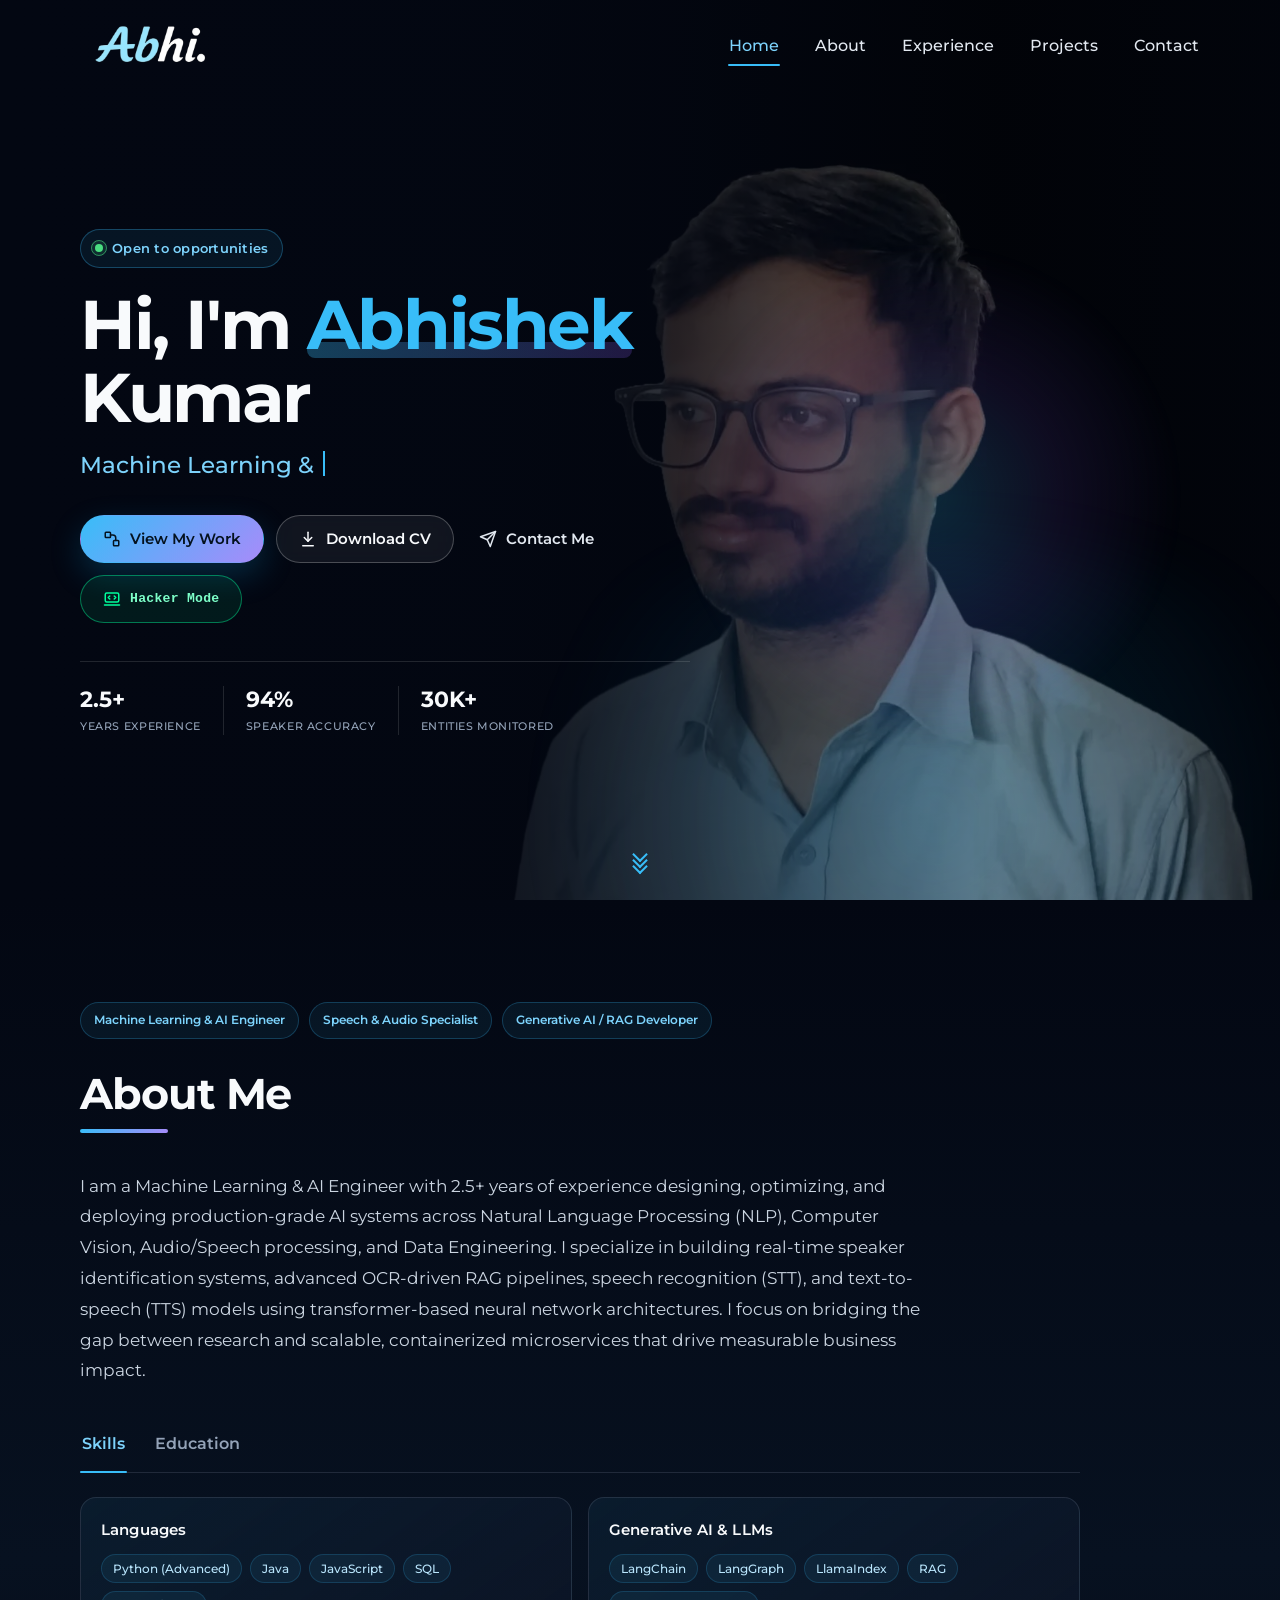
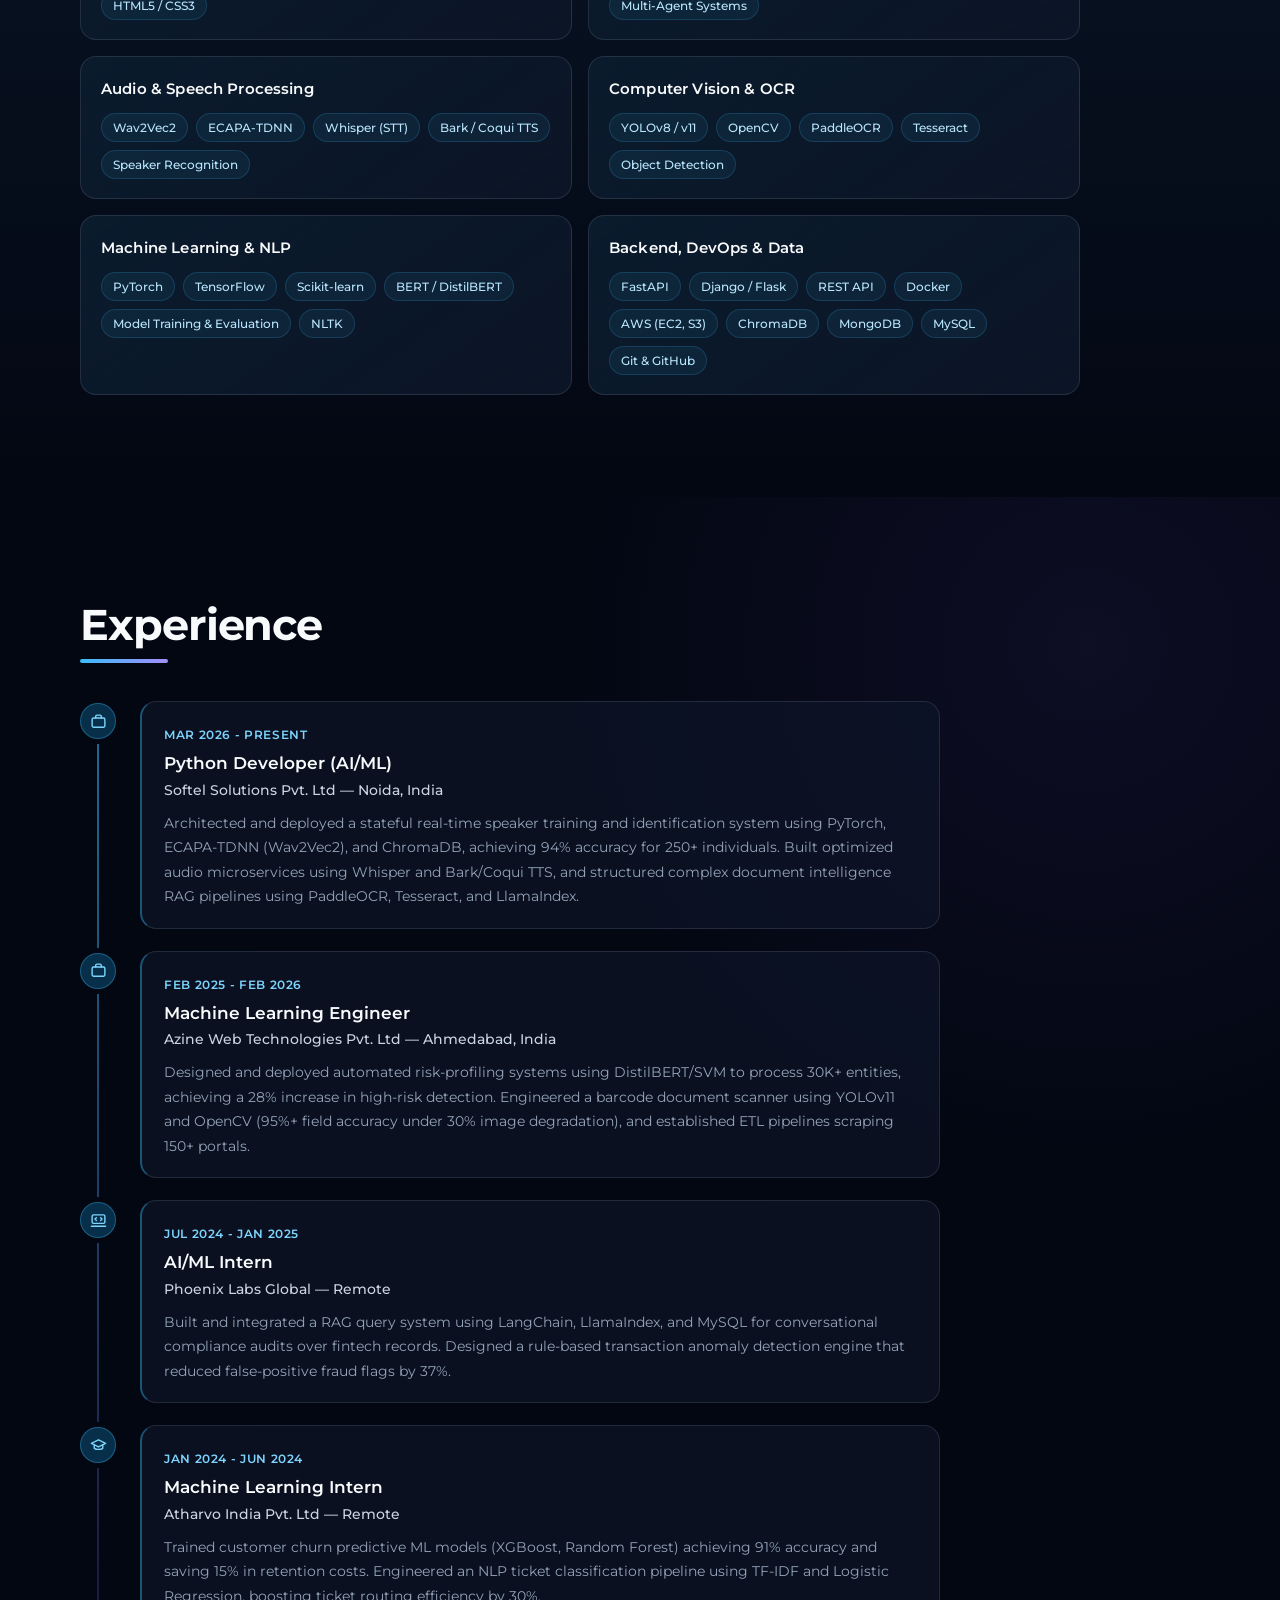
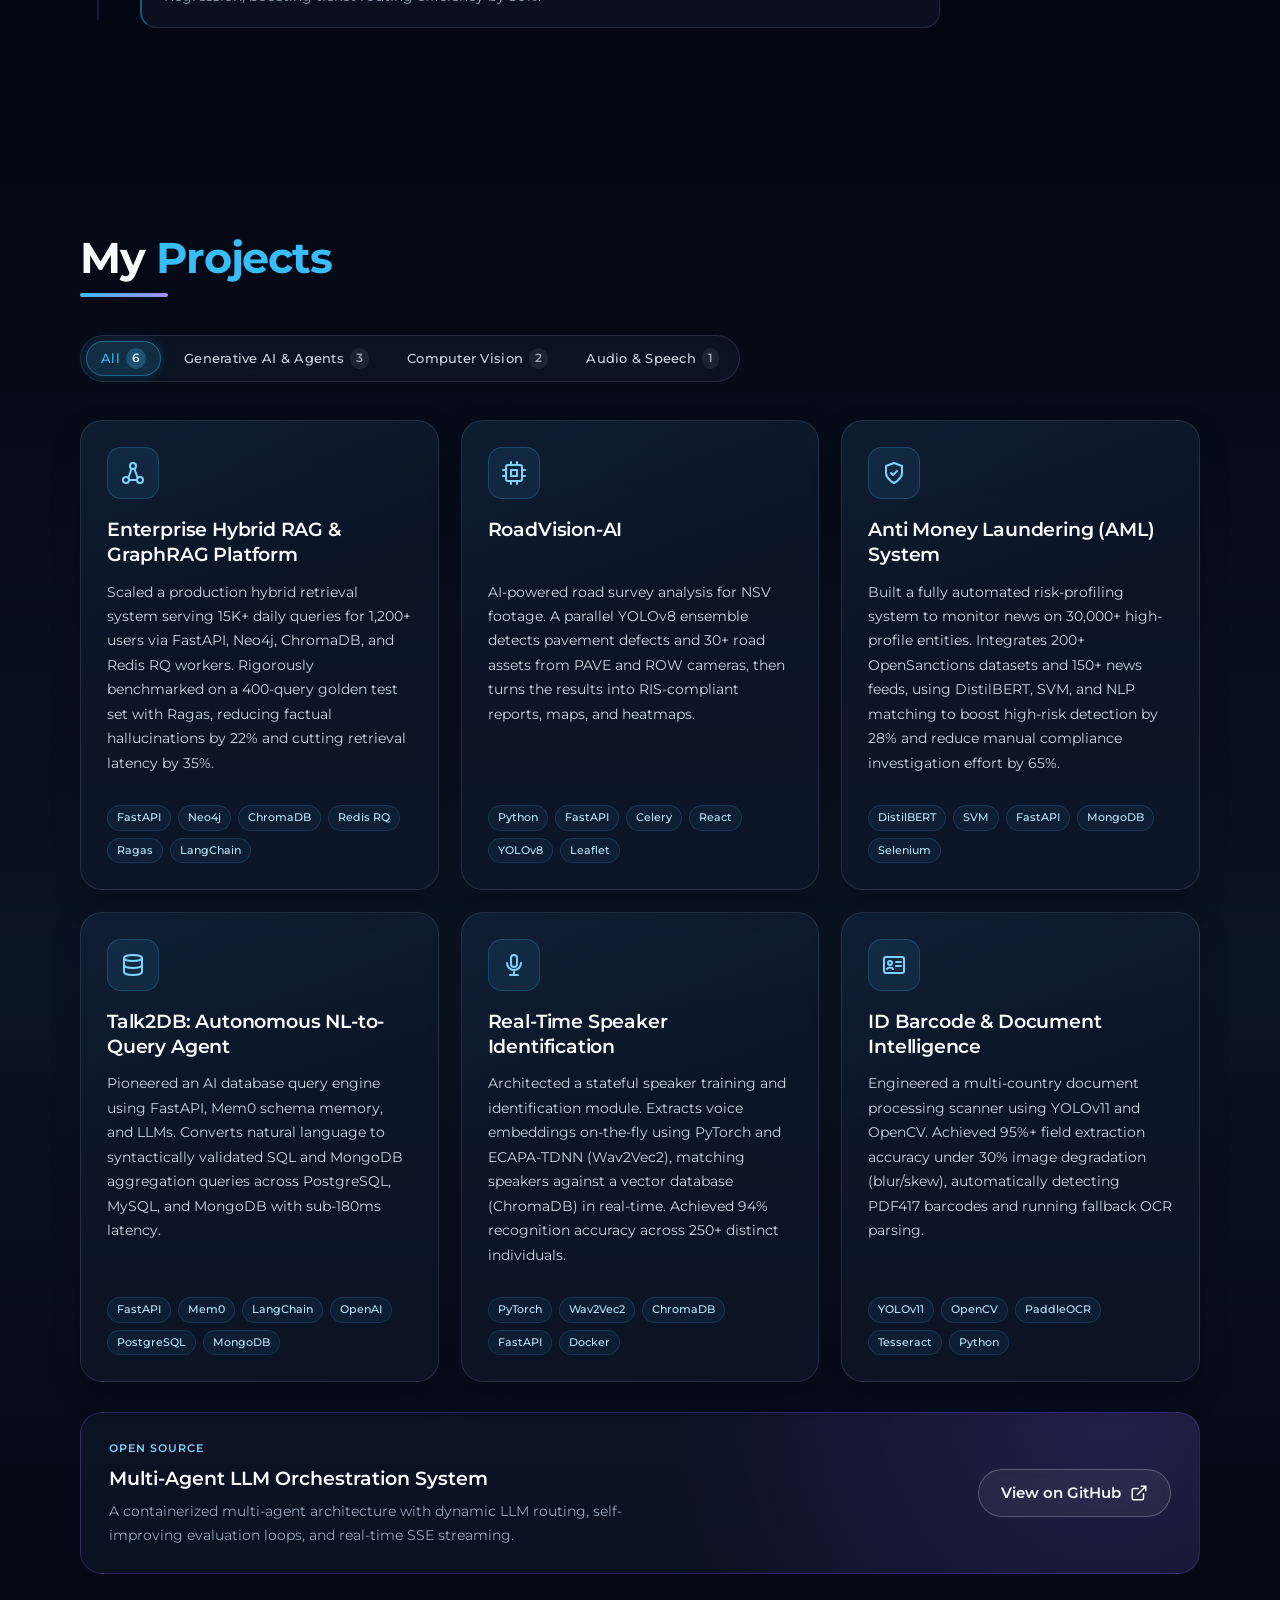
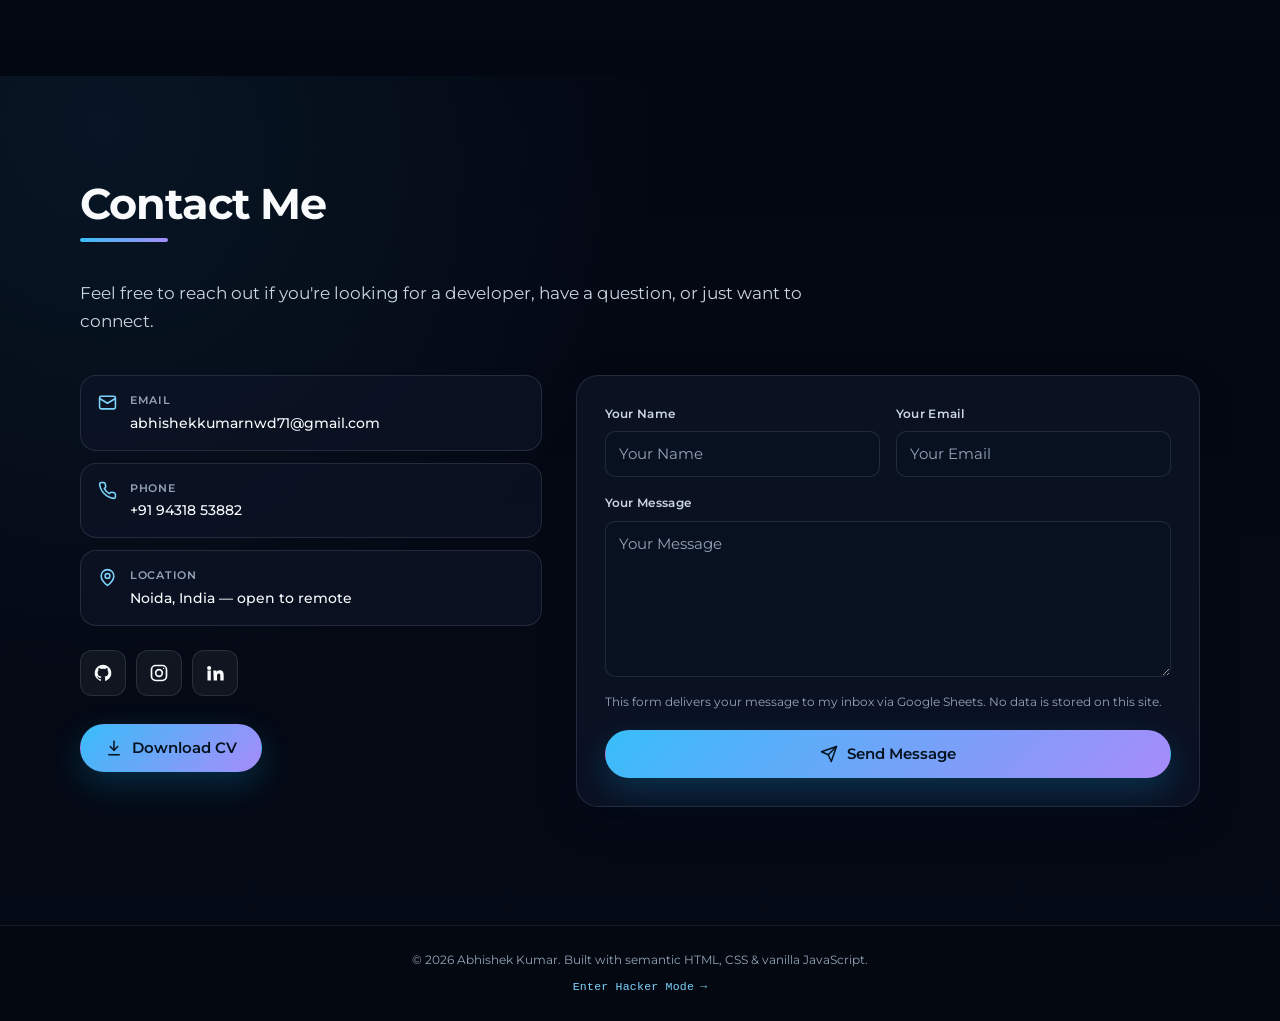
<file: index.html>
<!DOCTYPE html>
<html lang="en">
  <head>
    <meta charset="UTF-8">
    <meta name="viewport" content="width=device-width, initial-scale=1.0">
    <title>Abhishek Kumar | Machine Learning &amp; AI Engineer</title>
    <meta name="description" content="Abhishek Kumar is a Machine Learning &amp; AI Engineer with 2.5+ years of experience building production NLP, speech, computer vision, and RAG systems.">
    <meta name="author" content="Abhishek Kumar">
    <meta name="theme-color" content="#030712">
    <link rel="canonical" href="https://abhi-portfolio-green.vercel.app/">

    <meta property="og:type" content="website">
    <meta property="og:site_name" content="Abhishek Kumar &mdash; Portfolio">
    <meta property="og:title" content="Abhishek Kumar | Machine Learning &amp; AI Engineer">
    <meta property="og:description" content="ML/AI engineer with 2.5+ years building production NLP, speech, computer vision, and RAG systems.">
    <meta property="og:url" content="https://abhi-portfolio-green.vercel.app/">
    <meta property="og:image" content="https://abhi-portfolio-green.vercel.app/images/og-cover.jpg">
    <meta property="og:image:width" content="1200">
    <meta property="og:image:height" content="630">
    <meta property="og:image:alt" content="Abhishek Kumar &mdash; Machine Learning and AI Engineer">
    <meta name="twitter:card" content="summary_large_image">
    <meta name="twitter:title" content="Abhishek Kumar | Machine Learning &amp; AI Engineer">
    <meta name="twitter:description" content="ML/AI engineer building production NLP, speech, computer vision, and RAG systems.">
    <meta name="twitter:image" content="https://abhi-portfolio-green.vercel.app/images/og-cover.jpg">

    <link rel="icon" type="image/x-icon" href="images/favicon.ico">
    <link rel="apple-touch-icon" href="images/apple-touch-icon.png">

    <link rel="preload" as="image" href="images/background.webp" media="(min-width: 821px)" fetchpriority="high">
    <link rel="preload" as="image" href="images/mobile-bg.webp" media="(max-width: 820px)" fetchpriority="high">
    <link rel="preload" as="font" type="font/woff2" href="fonts/montserrat-latin-variable.woff2" crossorigin>
    <link rel="stylesheet" href="style.css">
    <script>document.documentElement.classList.add('js');</script>

    <script type="application/ld+json">
      {
        "@context": "https://schema.org",
        "@type": "Person",
        "name": "Abhishek Kumar",
        "jobTitle": "Machine Learning & AI Engineer",
        "url": "https://abhi-portfolio-green.vercel.app/",
        "image": "https://abhi-portfolio-green.vercel.app/images/og-cover.jpg",
        "email": "mailto:abhishekkumarnwd71@gmail.com",
        "telephone": "+91-94318-53882",
        "address": {
          "@type": "PostalAddress",
          "addressLocality": "Noida",
          "addressRegion": "Uttar Pradesh",
          "addressCountry": "IN"
        },
        "alumniOf": {
          "@type": "CollegeOrUniversity",
          "name": "Oriental Institute of Science and Technology"
        },
        "sameAs": [
          "https://github.com/abhish12345",
          "https://www.linkedin.com/in/abhishek-kumar-a26b3522a/"
        ],
        "knowsAbout": [
          "Machine Learning",
          "Natural Language Processing",
          "Speech Recognition",
          "Computer Vision",
          "Retrieval-Augmented Generation",
          "PyTorch",
          "FastAPI",
          "Docker",
          "AWS"
        ]
      }
    </script>
  </head>
  <body>
    <a class="skip-link" href="#main">Skip to main content</a>

    <!-- Inline SVG sprite keeps the page fast and removes the Font Awesome dependency -->
    <svg class="svg-sprite" xmlns="http://www.w3.org/2000/svg" aria-hidden="true" focusable="false">
      <symbol id="i-menu" viewBox="0 0 24 24"><path d="M4 6h16M4 12h16M4 18h16"/></symbol>
      <symbol id="i-close" viewBox="0 0 24 24"><path d="M18 6 6 18M6 6l12 12"/></symbol>
      <symbol id="i-project" viewBox="0 0 24 24"><rect x="3" y="3" width="7" height="7" rx="1"/><rect x="14" y="14" width="7" height="7" rx="1"/><path d="M10 6.5h3a4 4 0 0 1 4 4V14"/></symbol>
      <symbol id="i-send" viewBox="0 0 24 24"><path d="m22 2-7 20-4-9-9-4Z"/><path d="M22 2 11 13"/></symbol>
      <symbol id="i-download" viewBox="0 0 24 24"><path d="M12 3v12"/><path d="m7 10 5 5 5-5"/><path d="M5 21h14"/></symbol>
      <symbol id="i-briefcase" viewBox="0 0 24 24"><rect x="3" y="7" width="18" height="13" rx="2"/><path d="M8 7V5a2 2 0 0 1 2-2h4a2 2 0 0 1 2 2v2"/></symbol>
      <symbol id="i-laptop" viewBox="0 0 24 24"><rect x="3" y="4" width="18" height="12" rx="2"/><path d="M2 20h20"/><path d="m9 8-2 2 2 2M15 8l2 2-2 2"/></symbol>
      <symbol id="i-cap" viewBox="0 0 24 24"><path d="m22 9-10-5L2 9l10 5 10-5Z"/><path d="M6 11v5c3 2 9 2 12 0v-5"/></symbol>
      <symbol id="i-award" viewBox="0 0 24 24"><circle cx="12" cy="8" r="5"/><path d="m8.5 12-1.5 9 5-3 5 3-1.5-9"/></symbol>
      <symbol id="i-shield" viewBox="0 0 24 24"><path d="M12 22s8-4 8-10V5l-8-3-8 3v7c0 6 8 10 8 10Z"/><path d="m9 12 2 2 4-4"/></symbol>
      <symbol id="i-mic" viewBox="0 0 24 24"><rect x="9" y="2" width="6" height="12" rx="3"/><path d="M5 10a7 7 0 0 0 14 0"/><path d="M12 19v3M8 22h8"/></symbol>
      <symbol id="i-id" viewBox="0 0 24 24"><rect x="2" y="4" width="20" height="16" rx="2"/><circle cx="8" cy="10" r="2"/><path d="M14 9h5M14 13h5M5 16c1-2 5-2 6 0"/></symbol>
      <symbol id="i-mail" viewBox="0 0 24 24"><rect x="2" y="4" width="20" height="16" rx="2"/><path d="m2 7 10 6 10-6"/></symbol>
      <symbol id="i-phone" viewBox="0 0 24 24"><path d="M22 16.9v3a2 2 0 0 1-2.2 2 19.8 19.8 0 0 1-8.6-3.1 19.4 19.4 0 0 1-6-6A19.8 19.8 0 0 1 2.1 4.2 2 2 0 0 1 4.1 2h3a2 2 0 0 1 2 1.7c.1.9.3 1.8.6 2.6a2 2 0 0 1-.5 2.1L8 9.6a16 16 0 0 0 6.4 6.4l1.2-1.2a2 2 0 0 1 2.1-.5c.8.3 1.7.5 2.6.6a2 2 0 0 1 1.7 2Z"/></symbol>
      <symbol id="i-pin" viewBox="0 0 24 24"><path d="M20 10c0 6-8 12-8 12S4 16 4 10a8 8 0 1 1 16 0Z"/><circle cx="12" cy="10" r="3"/></symbol>
      <symbol id="i-github" viewBox="0 0 24 24"><path d="M12 2a10 10 0 0 0-3.16 19.49c.5.09.68-.22.68-.48v-1.7c-2.78.6-3.37-1.34-3.37-1.34-.45-1.16-1.11-1.47-1.11-1.47-.91-.62.07-.61.07-.61 1 .07 1.53 1.03 1.53 1.03.9 1.53 2.36 1.09 2.93.83.09-.65.35-1.09.64-1.34-2.22-.25-4.56-1.11-4.56-4.94 0-1.09.39-1.98 1.03-2.68-.1-.25-.45-1.27.1-2.65 0 0 .84-.27 2.75 1.02a9.5 9.5 0 0 1 5 0c1.91-1.29 2.75-1.02 2.75-1.02.55 1.38.2 2.4.1 2.65.64.7 1.03 1.59 1.03 2.68 0 3.84-2.34 4.69-4.57 4.94.36.31.68.92.68 1.85v2.74c0 .27.18.58.69.48A10 10 0 0 0 12 2Z"/></symbol>
      <symbol id="i-linkedin" viewBox="0 0 24 24"><path d="M4.98 3.5a2.5 2.5 0 1 1 0 5 2.5 2.5 0 0 1 0-5ZM3 9h4v12H3zM10 9h3.8v1.7h.05c.53-1 1.83-2.05 3.77-2.05 4.03 0 4.78 2.65 4.78 6.1V21h-4v-5.5c0-1.31-.02-3-1.83-3-1.83 0-2.11 1.43-2.11 2.9V21h-4z"/></symbol>
      <symbol id="i-instagram" viewBox="0 0 24 24"><rect x="3" y="3" width="18" height="18" rx="5"/><circle cx="12" cy="12" r="4"/><circle cx="17.5" cy="6.5" r=".8" fill="currentColor" stroke="none"/></symbol>
      <symbol id="i-external" viewBox="0 0 24 24"><path d="M15 3h6v6"/><path d="M10 14 21 3"/><path d="M18 13v6a2 2 0 0 1-2 2H5a2 2 0 0 1-2-2V8a2 2 0 0 1 2-2h6"/></symbol>
      <symbol id="i-network" viewBox="0 0 24 24"><circle cx="12" cy="5" r="3"/><circle cx="5" cy="19" r="3"/><circle cx="19" cy="19" r="3"/><path d="m7.5 16.5 3-8.5M16.5 16.5l-3-8.5M8 19h8"/></symbol>
      <symbol id="i-database" viewBox="0 0 24 24"><ellipse cx="12" cy="5" rx="9" ry="3"/><path d="M3 5v14c0 1.66 4.03 3 9 3s9-1.34 9-3V5"/><path d="M3 12c0 1.66 4.03 3 9 3s9-1.34 9-3"/></symbol>
      <symbol id="i-cpu" viewBox="0 0 24 24"><rect x="4" y="4" width="16" height="16" rx="2"/><rect x="9" y="9" width="6" height="6"/><path d="M9 1v3M15 1v3M9 20v3M15 20v3M20 9h3M20 15h3M1 9h3M1 15h3"/></symbol>
      <symbol id="i-terminal" viewBox="0 0 24 24"><rect x="2" y="3" width="20" height="18" rx="2"/><path d="m7 9 3 3-3 3M13 15h4"/></symbol>
    </svg>

    <header id="header">
      <div class="container">
        <nav aria-label="Main navigation">
          <a class="logo-link" href="#header" aria-label="Abhishek Kumar &mdash; back to top">
            <img class="logo" src="images/logo.webp" alt="Abhishek Kumar" width="140" height="47">
          </a>

          <ul id="sidemenu">
            <li><a class="nav-link active" href="#header" aria-current="page">Home</a></li>
            <li><a class="nav-link" href="#about">About</a></li>
            <li><a class="nav-link" href="#experience">Experience</a></li>
            <li><a class="nav-link" href="#projects">Projects</a></li>
            <li><a class="nav-link" href="#contact">Contact</a></li>
          </ul>

          <button class="menu-toggle" type="button" aria-label="Open menu" aria-controls="sidemenu" aria-expanded="false">
            <svg class="icon" aria-hidden="true"><use href="#i-menu"></use></svg>
          </button>
          <button class="menu-close" type="button" aria-label="Close menu" aria-controls="sidemenu">
            <svg class="icon" aria-hidden="true"><use href="#i-close"></use></svg>
          </button>
        </nav>

        <div class="menu-overlay" data-close-menu aria-hidden="true"></div>

        <div class="header-content">
          <div class="header-text">
            <p class="header-badge"><span class="status-dot" aria-hidden="true"></span> Open to opportunities</p>
            <h1>Hi, I'm <span class="highlight-text">Abhishek</span> Kumar</h1>
            <p class="header-subtitle">
              <span class="sr-only">Machine Learning &amp; AI Engineer</span>
              <span class="typed-text" aria-hidden="true">Machine Learning &amp; AI Engineer</span><span class="cursor" aria-hidden="true"></span>
            </p>
            <div class="header-btns">
              <a href="#projects" class="btn btn-primary">
                <svg class="icon" aria-hidden="true"><use href="#i-project"></use></svg>
                View My Work
              </a>
              <a href="images/Abhishek_Kumar_CV.pdf" class="btn btn-secondary" download="Abhishek_Kumar_CV.pdf">
                <svg class="icon" aria-hidden="true"><use href="#i-download"></use></svg>
                Download CV
              </a>
              <a href="#contact" class="btn btn-ghost">
                <svg class="icon" aria-hidden="true"><use href="#i-send"></use></svg>
                Contact Me
              </a>
              <a href="hacker.html" class="btn btn-hacker">
                <svg class="icon" aria-hidden="true"><use href="#i-laptop"></use></svg>
                Hacker Mode
              </a>
            </div>
            <ul class="hero-stats">
              <li><strong>2.5+</strong><span>Years experience</span></li>
              <li><strong>94%</strong><span>Speaker accuracy</span></li>
              <li><strong>30K+</strong><span>Entities monitored</span></li>
            </ul>
          </div>
          <div class="header-shape" aria-hidden="true"><div class="shape-bg"></div></div>
        </div>
      </div>
      <a class="scroll-down" href="#about" aria-label="Scroll to About section"><span></span><span></span><span></span></a>
    </header>

    <main id="main" tabindex="-1">
      <section id="about" aria-labelledby="about-title">
        <div class="container">
          <div class="about-header" data-aos="fade-up">
            <div class="about-badges">
              <div class="about-badge">Machine Learning &amp; AI Engineer</div>
              <div class="about-badge">Speech &amp; Audio Specialist</div>
              <div class="about-badge">Generative AI / RAG Developer</div>
            </div>
          </div>

          <div class="about-content" data-aos="fade-up">
            <h2 class="sub-title" id="about-title">About Me</h2>
            <p class="about-description">
              I am a Machine Learning &amp; AI Engineer with 2.5+ years of experience designing, optimizing, and deploying
              production-grade AI systems across Natural Language Processing (NLP), Computer Vision, Audio/Speech processing,
              and Data Engineering. I specialize in building real-time speaker identification systems, advanced OCR-driven RAG
              pipelines, speech recognition (STT), and text-to-speech (TTS) models using transformer-based neural network
              architectures. I focus on bridging the gap between research and scalable, containerized microservices that drive
              measurable business impact.
            </p>

            <div class="tab-titles" role="tablist" aria-label="Skills and education">
              <button class="tab-links active-link" id="tab-skills" type="button" role="tab" aria-selected="true" aria-controls="skills">Skills</button>
              <button class="tab-links" id="tab-education" type="button" role="tab" aria-selected="false" aria-controls="education" tabindex="-1">Education</button>
            </div>

            <div class="tab-contents active-tab" id="skills" role="tabpanel" aria-labelledby="tab-skills" tabindex="0">
              <div class="skills-container">
                <div class="skill-category" data-aos="fade-up" data-aos-delay="50">
                  <h3>Languages</h3>
                  <div class="skill-tags">
                    <span class="skill-tag">Python (Advanced)</span>
                    <span class="skill-tag">Java</span>
                    <span class="skill-tag">JavaScript</span>
                    <span class="skill-tag">SQL</span>
                    <span class="skill-tag">HTML5 / CSS3</span>
                  </div>
                </div>

                <div class="skill-category" data-aos="fade-up" data-aos-delay="100">
                  <h3>Generative AI &amp; LLMs</h3>
                  <div class="skill-tags">
                    <span class="skill-tag">LangChain</span>
                    <span class="skill-tag">LangGraph</span>
                    <span class="skill-tag">LlamaIndex</span>
                    <span class="skill-tag">RAG</span>
                    <span class="skill-tag">Multi-Agent Systems</span>
                  </div>
                </div>

                <div class="skill-category" data-aos="fade-up" data-aos-delay="150">
                  <h3>Audio &amp; Speech Processing</h3>
                  <div class="skill-tags">
                    <span class="skill-tag">Wav2Vec2</span>
                    <span class="skill-tag">ECAPA-TDNN</span>
                    <span class="skill-tag">Whisper (STT)</span>
                    <span class="skill-tag">Bark / Coqui TTS</span>
                    <span class="skill-tag">Speaker Recognition</span>
                  </div>
                </div>

                <div class="skill-category" data-aos="fade-up" data-aos-delay="200">
                  <h3>Computer Vision &amp; OCR</h3>
                  <div class="skill-tags">
                    <span class="skill-tag">YOLOv8 / v11</span>
                    <span class="skill-tag">OpenCV</span>
                    <span class="skill-tag">PaddleOCR</span>
                    <span class="skill-tag">Tesseract</span>
                    <span class="skill-tag">Object Detection</span>
                  </div>
                </div>

                <div class="skill-category" data-aos="fade-up" data-aos-delay="250">
                  <h3>Machine Learning &amp; NLP</h3>
                  <div class="skill-tags">
                    <span class="skill-tag">PyTorch</span>
                    <span class="skill-tag">TensorFlow</span>
                    <span class="skill-tag">Scikit-learn</span>
                    <span class="skill-tag">BERT / DistilBERT</span>
                    <span class="skill-tag">Model Training &amp; Evaluation</span>
                    <span class="skill-tag">NLTK</span>
                  </div>
                </div>

                <div class="skill-category" data-aos="fade-up" data-aos-delay="300">
                  <h3>Backend, DevOps &amp; Data</h3>
                  <div class="skill-tags">
                    <span class="skill-tag">FastAPI</span>
                    <span class="skill-tag">Django / Flask</span>
                    <span class="skill-tag">REST API</span>
                    <span class="skill-tag">Docker</span>
                    <span class="skill-tag">AWS (EC2, S3)</span>
                    <span class="skill-tag">ChromaDB</span>
                    <span class="skill-tag">MongoDB</span>
                    <span class="skill-tag">MySQL</span>
                    <span class="skill-tag">Git &amp; GitHub</span>
                  </div>
                </div>
              </div>
            </div>

            <div class="tab-contents" id="education" role="tabpanel" aria-labelledby="tab-education" tabindex="0" hidden>
              <ul class="timeline">
                <li class="timeline-item">
                  <div class="timeline-dot"><svg class="icon" aria-hidden="true"><use href="#i-cap"></use></svg></div>
                  <div class="timeline-content">
                    <span class="timeline-date">Sep 2020 - Jun 2024</span>
                    <h3 class="timeline-title">B.Tech in Electronics &amp; Communication Engineering</h3>
                    <p class="timeline-company">Oriental Institute of Science and Technology &mdash; Bhopal, India</p>
                    <p class="timeline-description">Graduated with a CGPA of 8.17 / 10. Core coursework in AI/ML, data structures, algorithms, and digital signal processing.</p>
                  </div>
                </li>
                <li class="timeline-item">
                  <div class="timeline-dot"><svg class="icon" aria-hidden="true"><use href="#i-laptop"></use></svg></div>
                  <div class="timeline-content">
                    <span class="timeline-date">Aug 2024 - Jan 2025</span>
                    <h3 class="timeline-title">Java &amp; Python Full Stack Training</h3>
                    <p class="timeline-company">Kodnest</p>
                    <p class="timeline-description">Completed intensive Java and Python full-stack training with a focus on practical application development.</p>
                  </div>
                </li>
                <li class="timeline-item">
                  <div class="timeline-dot"><svg class="icon" aria-hidden="true"><use href="#i-award"></use></svg></div>
                  <div class="timeline-content">
                    <span class="timeline-date">Issued March 2025</span>
                    <h3 class="timeline-title">Oracle Cloud Infrastructure: Certified AI Foundations Associate</h3>
                    <p class="timeline-company">Oracle</p>
                    <p class="timeline-description">Validation of core knowledge in cloud artificial intelligence concepts, machine learning, and deep learning architectures.</p>
                  </div>
                </li>
              </ul>
            </div>
          </div>
        </div>
      </section>

      <section id="experience" aria-labelledby="experience-title">
        <div class="container">
          <h2 class="sub-title" id="experience-title" data-aos="fade-up">Experience</h2>
          <ul class="timeline">
            <li class="timeline-item" data-aos="fade-up" data-aos-delay="50">
              <div class="timeline-dot"><svg class="icon" aria-hidden="true"><use href="#i-briefcase"></use></svg></div>
              <div class="timeline-content">
                <span class="timeline-date">Mar 2026 - Present</span>
                <h3 class="timeline-title">Python Developer (AI/ML)</h3>
                <p class="timeline-company">Softel Solutions Pvt. Ltd &mdash; Noida, India</p>
                <p class="timeline-description">
                  Architected and deployed a stateful real-time speaker training and identification system using PyTorch, ECAPA-TDNN (Wav2Vec2), and ChromaDB, achieving 94% accuracy for 250+ individuals. Built optimized audio microservices using Whisper and Bark/Coqui TTS, and structured complex document intelligence RAG pipelines using PaddleOCR, Tesseract, and LlamaIndex.
                </p>
              </div>
            </li>
            <li class="timeline-item" data-aos="fade-up" data-aos-delay="100">
              <div class="timeline-dot"><svg class="icon" aria-hidden="true"><use href="#i-briefcase"></use></svg></div>
              <div class="timeline-content">
                <span class="timeline-date">Feb 2025 - Feb 2026</span>
                <h3 class="timeline-title">Machine Learning Engineer</h3>
                <p class="timeline-company">Azine Web Technologies Pvt. Ltd &mdash; Ahmedabad, India</p>
                <p class="timeline-description">
                  Designed and deployed automated risk-profiling systems using DistilBERT/SVM to process 30K+ entities, achieving a 28% increase in high-risk detection. Engineered a barcode document scanner using YOLOv11 and OpenCV (95%+ field accuracy under 30% image degradation), and established ETL pipelines scraping 150+ portals.
                </p>
              </div>
            </li>
            <li class="timeline-item" data-aos="fade-up" data-aos-delay="150">
              <div class="timeline-dot"><svg class="icon" aria-hidden="true"><use href="#i-laptop"></use></svg></div>
              <div class="timeline-content">
                <span class="timeline-date">Jul 2024 - Jan 2025</span>
                <h3 class="timeline-title">AI/ML Intern</h3>
                <p class="timeline-company">Phoenix Labs Global &mdash; Remote</p>
                <p class="timeline-description">
                  Built and integrated a RAG query system using LangChain, LlamaIndex, and MySQL for conversational compliance audits over fintech records. Designed a rule-based transaction anomaly detection engine that reduced false-positive fraud flags by 37%.
                </p>
              </div>
            </li>
            <li class="timeline-item" data-aos="fade-up" data-aos-delay="200">
              <div class="timeline-dot"><svg class="icon" aria-hidden="true"><use href="#i-cap"></use></svg></div>
              <div class="timeline-content">
                <span class="timeline-date">Jan 2024 - Jun 2024</span>
                <h3 class="timeline-title">Machine Learning Intern</h3>
                <p class="timeline-company">Atharvo India Pvt. Ltd &mdash; Remote</p>
                <p class="timeline-description">
                  Trained customer churn predictive ML models (XGBoost, Random Forest) achieving 91% accuracy and saving 15% in retention costs. Engineered an NLP ticket classification pipeline using TF-IDF and Logistic Regression, boosting ticket routing efficiency by 30%.
                </p>
              </div>
            </li>
          </ul>
        </div>
      </section>

      <section id="projects" aria-labelledby="projects-title">
        <div class="container">
          <h2 class="sub-title" id="projects-title" data-aos="fade-up">My <span>Projects</span></h2>
                    <div class="projects-filter-bar" data-aos="fade-up">
            <div class="filter-pills" role="tablist" aria-label="Filter projects by technology">
              <button class="filter-pill is-active" type="button" data-filter="all" aria-selected="true">All <span>6</span></button>
              <button class="filter-pill" type="button" data-filter="genai" aria-selected="false">Generative AI &amp; Agents <span>3</span></button>
              <button class="filter-pill" type="button" data-filter="vision" aria-selected="false">Computer Vision <span>2</span></button>
              <button class="filter-pill" type="button" data-filter="speech" aria-selected="false">Audio &amp; Speech <span>1</span></button>
            </div>
          </div>
          <div class="services-list">
            <article class="project-card" data-cat="genai" data-aos="fade-up" data-aos-delay="50" tabindex="0" aria-labelledby="project-graphrag-title">
              <div class="project-icon"><svg class="icon" aria-hidden="true"><use href="#i-network"></use></svg></div>
              <h3 id="project-graphrag-title">Enterprise Hybrid RAG &amp; GraphRAG Platform</h3>
              <p>
                Scaled a production hybrid retrieval system serving 15K+ daily queries for 1,200+ users via FastAPI, Neo4j, ChromaDB, and Redis RQ workers. Rigorously benchmarked on a 400-query golden test set with Ragas, reducing factual hallucinations by 22% and cutting retrieval latency by 35%.
              </p>
              <div class="tech-stack">
                <span>FastAPI</span><span>Neo4j</span><span>ChromaDB</span><span>Redis RQ</span><span>Ragas</span><span>LangChain</span>
              </div>
              <div class="project-overlay">
                <div class="project-details">
                  <h3 class="project-overlay-title" aria-hidden="true">Enterprise Hybrid RAG &amp; GraphRAG</h3>
                  <h4>Key Features</h4>
                  <ul>
                    <li>15,000+ daily queries across 1,200+ active users</li>
                    <li>Hybrid fusion (ChromaDB dense + BM25 sparse)</li>
                    <li>Neo4j multi-hop knowledge graph linking</li>
                    <li>Evaluated with Ragas: -22% hallucinations</li>
                  </ul>
                  <a class="project-link" href="mailto:abhishekkumarnwd71@gmail.com?subject=GraphRAG%20case%20study%20request">Request case study <svg class="icon" aria-hidden="true"><use href="#i-external"></use></svg></a>
                </div>
              </div>
            </article>


            <article class="project-card" data-cat="vision" data-aos="fade-up" data-aos-delay="50" tabindex="0" aria-labelledby="project-roadvision-title">
              <div class="project-icon"><svg class="icon" aria-hidden="true"><use href="#i-cpu"></use></svg></div>
              <h3 id="project-roadvision-title">RoadVision-AI</h3>
              <p>
                AI-powered road survey analysis for NSV footage. A parallel YOLOv8 ensemble detects pavement defects and 30+ road assets from PAVE and ROW cameras, then turns the results into RIS-compliant reports, maps, and heatmaps.
              </p>
              <div class="tech-stack">
                <span>Python</span><span>FastAPI</span><span>Celery</span><span>React</span><span>YOLOv8</span><span>Leaflet</span>
              </div>
              <div class="project-overlay">
                <div class="project-details">
                  <h3 class="project-overlay-title" aria-hidden="true">RoadVision-AI</h3>
                  <h4>Key Features</h4>
                  <ul>
                    <li>6 YOLOv8 models running in parallel</li>
                    <li>30+ road features detected across 2 camera pipelines</li>
                    <li>FastAPI + Celery async video processing</li>
                    <li>RIS Excel, PDF, CSV, KML and GeoJSON exports</li>
                  </ul>
                  <a class="project-link" href="https://github.com/abhish12345/RoadVision-AI" target="_blank" rel="noopener noreferrer">View repository <svg class="icon" aria-hidden="true"><use href="#i-external"></use></svg></a>
                </div>
              </div>
            </article>


            <article class="project-card" data-cat="genai" data-aos="fade-up" data-aos-delay="50" tabindex="0" aria-labelledby="project-aml-title">
              <div class="project-icon"><svg class="icon" aria-hidden="true"><use href="#i-shield"></use></svg></div>
              <h3 id="project-aml-title">Anti Money Laundering (AML) System</h3>
              <p>
                Built a fully automated risk-profiling system to monitor news on 30,000+ high-profile entities. Integrates 200+ OpenSanctions datasets and 150+ news feeds, using DistilBERT, SVM, and NLP matching to boost high-risk detection by 28% and reduce manual compliance investigation effort by 65%.
              </p>
              <div class="tech-stack">
                <span>DistilBERT</span><span>SVM</span><span>FastAPI</span><span>MongoDB</span><span>Selenium</span>
              </div>
              <div class="project-overlay">
                <div class="project-details">
                  <h3 class="project-overlay-title" aria-hidden="true">Anti Money Laundering (AML) System</h3>
                  <h4>Key Features</h4>
                  <ul>
                    <li>Watchlist entity matching across 30K+ records</li>
                    <li>Real-time OpenSanctions integration</li>
                    <li>28% increase in high-risk detection</li>
                    <li>Crime &amp; sentiment classification</li>
                  </ul>
                  <a class="project-link" href="mailto:abhishekkumarnwd71@gmail.com?subject=AML%20case%20study%20request">Request case study <svg class="icon" aria-hidden="true"><use href="#i-external"></use></svg></a>
                </div>
              </div>
            </article>

            <article class="project-card" data-cat="genai" data-aos="fade-up" data-aos-delay="100" tabindex="0" aria-labelledby="project-talk2db-title">
              <div class="project-icon"><svg class="icon" aria-hidden="true"><use href="#i-database"></use></svg></div>
              <h3 id="project-talk2db-title">Talk2DB: Autonomous NL-to-Query Agent</h3>
              <p>
                Pioneered an AI database query engine using FastAPI, Mem0 schema memory, and LLMs. Converts natural language to syntactically validated SQL and MongoDB aggregation queries across PostgreSQL, MySQL, and MongoDB with sub-180ms latency.
              </p>
              <div class="tech-stack">
                <span>FastAPI</span><span>Mem0</span><span>LangChain</span><span>OpenAI</span><span>PostgreSQL</span><span>MongoDB</span>
              </div>
              <div class="project-overlay">
                <div class="project-details">
                  <h3 class="project-overlay-title" aria-hidden="true">Talk2DB: Autonomous Agent</h3>
                  <h4>Key Features</h4>
                  <ul>
                    <li>Zero-shot NL to SQL/NoSQL compilation</li>
                    <li>Mem0 dynamic schema &amp; constraint memory</li>
                    <li>100% AST syntax &amp; security validation</li>
                    <li>Sub-180ms query synthesis latency</li>
                  </ul>
                  <a class="project-link" href="mailto:abhishekkumarnwd71@gmail.com?subject=Talk2DB%20case%20study%20request">Request case study <svg class="icon" aria-hidden="true"><use href="#i-external"></use></svg></a>
                </div>
              </div>
            </article>

            <article class="project-card" data-cat="speech" data-aos="fade-up" data-aos-delay="150" tabindex="0" aria-labelledby="project-speaker-title">
              <div class="project-icon"><svg class="icon" aria-hidden="true"><use href="#i-mic"></use></svg></div>
              <h3 id="project-speaker-title">Real-Time Speaker Identification</h3>
              <p>
                Architected a stateful speaker training and identification module. Extracts voice embeddings on-the-fly using PyTorch and ECAPA-TDNN (Wav2Vec2), matching speakers against a vector database (ChromaDB) in real-time. Achieved 94% recognition accuracy across 250+ distinct individuals.
              </p>
              <div class="tech-stack">
                <span>PyTorch</span><span>Wav2Vec2</span><span>ChromaDB</span><span>FastAPI</span><span>Docker</span>
              </div>
              <div class="project-overlay">
                <div class="project-details">
                  <h3 class="project-overlay-title" aria-hidden="true">Real-Time Speaker Identification</h3>
                  <h4>Key Features</h4>
                  <ul>
                    <li>Real-time audio stream processing</li>
                    <li>ECAPA-TDNN stateful voice matching</li>
                    <li>Identifies from 250+ distinct speakers</li>
                    <li>FastAPI microservices &amp; Dockerized scale</li>
                  </ul>
                  <a class="project-link" href="mailto:abhishekkumarnwd71@gmail.com?subject=Speaker%20identification%20case%20study%20request">Request case study <svg class="icon" aria-hidden="true"><use href="#i-external"></use></svg></a>
                </div>
              </div>
            </article>

            <article class="project-card" data-cat="vision" data-aos="fade-up" data-aos-delay="200" tabindex="0" aria-labelledby="project-document-title">
              <div class="project-icon"><svg class="icon" aria-hidden="true"><use href="#i-id"></use></svg></div>
              <h3 id="project-document-title">ID Barcode &amp; Document Intelligence</h3>
              <p>
                Engineered a multi-country document processing scanner using YOLOv11 and OpenCV. Achieved 95%+ field extraction accuracy under 30% image degradation (blur/skew), automatically detecting PDF417 barcodes and running fallback OCR parsing.
              </p>
              <div class="tech-stack">
                <span>YOLOv11</span><span>OpenCV</span><span>PaddleOCR</span><span>Tesseract</span><span>Python</span>
              </div>
              <div class="project-overlay">
                <div class="project-details">
                  <h3 class="project-overlay-title" aria-hidden="true">ID Barcode &amp; Document Intelligence</h3>
                  <h4>Key Features</h4>
                  <ul>
                    <li>YOLOv11 custom object detection</li>
                    <li>OpenCV blur, rotation &amp; skew correction</li>
                    <li>95%+ barcode reading accuracy</li>
                    <li>PaddleOCR fallback transcription</li>
                  </ul>
                  <a class="project-link" href="mailto:abhishekkumarnwd71@gmail.com?subject=Document%20intelligence%20case%20study%20request">Request case study <svg class="icon" aria-hidden="true"><use href="#i-external"></use></svg></a>
                </div>
              </div>
            </article>
          </div>

          <div class="projects-cta" data-aos="fade-up">
            <div>
              <p class="eyebrow">Open source</p>
              <h3>Multi-Agent LLM Orchestration System</h3>
              <p>A containerized multi-agent architecture with dynamic LLM routing, self-improving evaluation loops, and real-time SSE streaming.</p>
            </div>
            <a class="btn btn-secondary" href="https://github.com/abhish12345/Multi_Agent_System" target="_blank" rel="noopener noreferrer">
              View on GitHub
              <svg class="icon" aria-hidden="true"><use href="#i-external"></use></svg>
            </a>
          </div>
        </div>
      </section>

      <section id="contact" aria-labelledby="contact-title">
        <div class="container">
          <h2 class="sub-title" id="contact-title" data-aos="fade-up">Contact Me</h2>
          <p class="contact-desc" data-aos="fade-up">Feel free to reach out if you're looking for a developer, have a question, or just want to connect.</p>

          <div class="row">
            <div class="contact-left" data-aos="fade-right">
              <div class="contact-info">
                <a class="contact-item" href="mailto:abhishekkumarnwd71@gmail.com">
                  <svg class="icon" aria-hidden="true"><use href="#i-mail"></use></svg>
                  <div>
                    <h3>Email</h3>
                    <p>abhishekkumarnwd71@gmail.com</p>
                  </div>
                </a>
                <a class="contact-item" href="tel:+919431853882">
                  <svg class="icon" aria-hidden="true"><use href="#i-phone"></use></svg>
                  <div>
                    <h3>Phone</h3>
                    <p>+91&nbsp;94318&nbsp;53882</p>
                  </div>
                </a>
                <div class="contact-item">
                  <svg class="icon" aria-hidden="true"><use href="#i-pin"></use></svg>
                  <div>
                    <h3>Location</h3>
                    <p>Noida, India &mdash; open to remote</p>
                  </div>
                </div>
              </div>

              <div class="social-icon">
                <a href="https://github.com/abhish12345" target="_blank" rel="noopener noreferrer" aria-label="GitHub profile" title="GitHub">
                  <svg class="icon icon-solid" aria-hidden="true"><use href="#i-github"></use></svg>
                </a>
                <a href="https://www.instagram.com/abh.shek_pandey/" target="_blank" rel="noopener noreferrer" aria-label="Instagram profile" title="Instagram">
                  <svg class="icon" aria-hidden="true"><use href="#i-instagram"></use></svg>
                </a>
                <a href="https://www.linkedin.com/in/abhishek-kumar-a26b3522a/" target="_blank" rel="noopener noreferrer" aria-label="LinkedIn profile" title="LinkedIn">
                  <svg class="icon icon-solid" aria-hidden="true"><use href="#i-linkedin"></use></svg>
                </a>
              </div>

              <a href="images/Abhishek_Kumar_CV.pdf" class="btn btn2" download="Abhishek_Kumar_CV.pdf">
                <svg class="icon" aria-hidden="true"><use href="#i-download"></use></svg>
                Download CV
              </a>
            </div>

            <div class="contact-right" data-aos="fade-left">
              <form name="submit-to-google-sheet" id="contact-form" aria-describedby="form-note">
                <div class="input-group">
                  <div class="form-field">
                    <label for="name">Your Name</label>
                    <input id="name" type="text" name="Name" placeholder="Your Name" autocomplete="name" maxlength="100" required>
                  </div>
                  <div class="form-field">
                    <label for="email">Your Email</label>
                    <input id="email" type="email" name="Email" placeholder="Your Email" autocomplete="email" maxlength="150" required>
                  </div>
                </div>
                <div class="form-field">
                  <label for="message">Your Message</label>
                  <textarea id="message" name="Message" rows="6" placeholder="Your Message" maxlength="2000" required></textarea>
                </div>
                <div class="hp-field" aria-hidden="true">
                  <label for="website">Leave this field empty</label>
                  <input id="website" type="text" name="Website" tabindex="-1" autocomplete="off">
                </div>
                <p class="form-note" id="form-note">This form delivers your message to my inbox via Google Sheets. No data is stored on this site.</p>
                <noscript>
                  <p class="form-note form-note-warning">JavaScript is disabled, so this form cannot send. Please email <a href="mailto:abhishekkumarnwd71@gmail.com">abhishekkumarnwd71@gmail.com</a> directly.</p>
                </noscript>
                <button type="submit" class="btn btn2">
                  <svg class="icon" aria-hidden="true"><use href="#i-send"></use></svg>
                  Send Message
                </button>
              </form>
              <p id="msg" class="form-status" role="status" aria-live="polite"></p>
            </div>
          </div>
        </div>

        <footer class="copyright">
          <p>&copy; <span id="year">2026</span> Abhishek Kumar. Built with semantic HTML, CSS &amp; vanilla JavaScript.</p>
          <p class="footer-mode"><a href="hacker.html">Enter Hacker Mode <span aria-hidden="true">&rarr;</span></a></p>
        </footer>
      </section>
    </main>

    <script src="script.js?v=2.2" defer onerror="document.documentElement.classList.remove('js')"></script>
  </body>
</html>
</file>
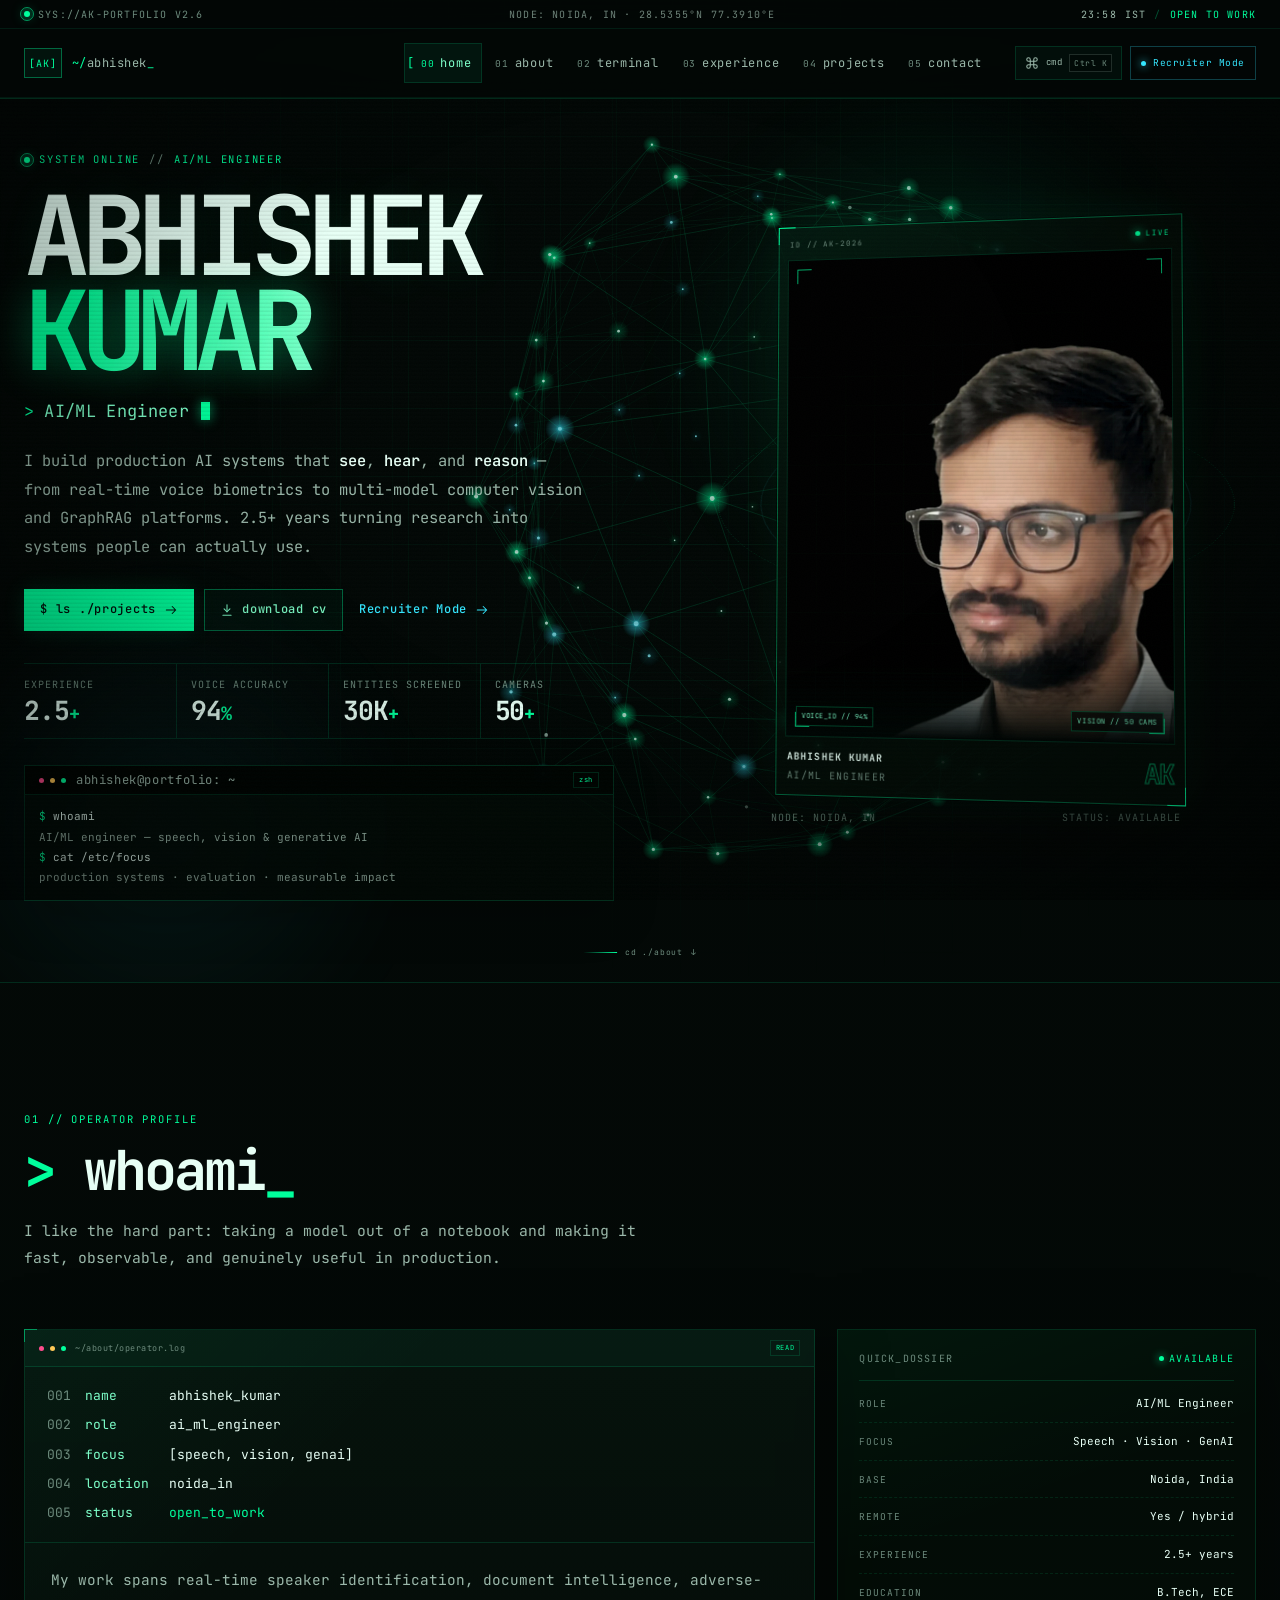
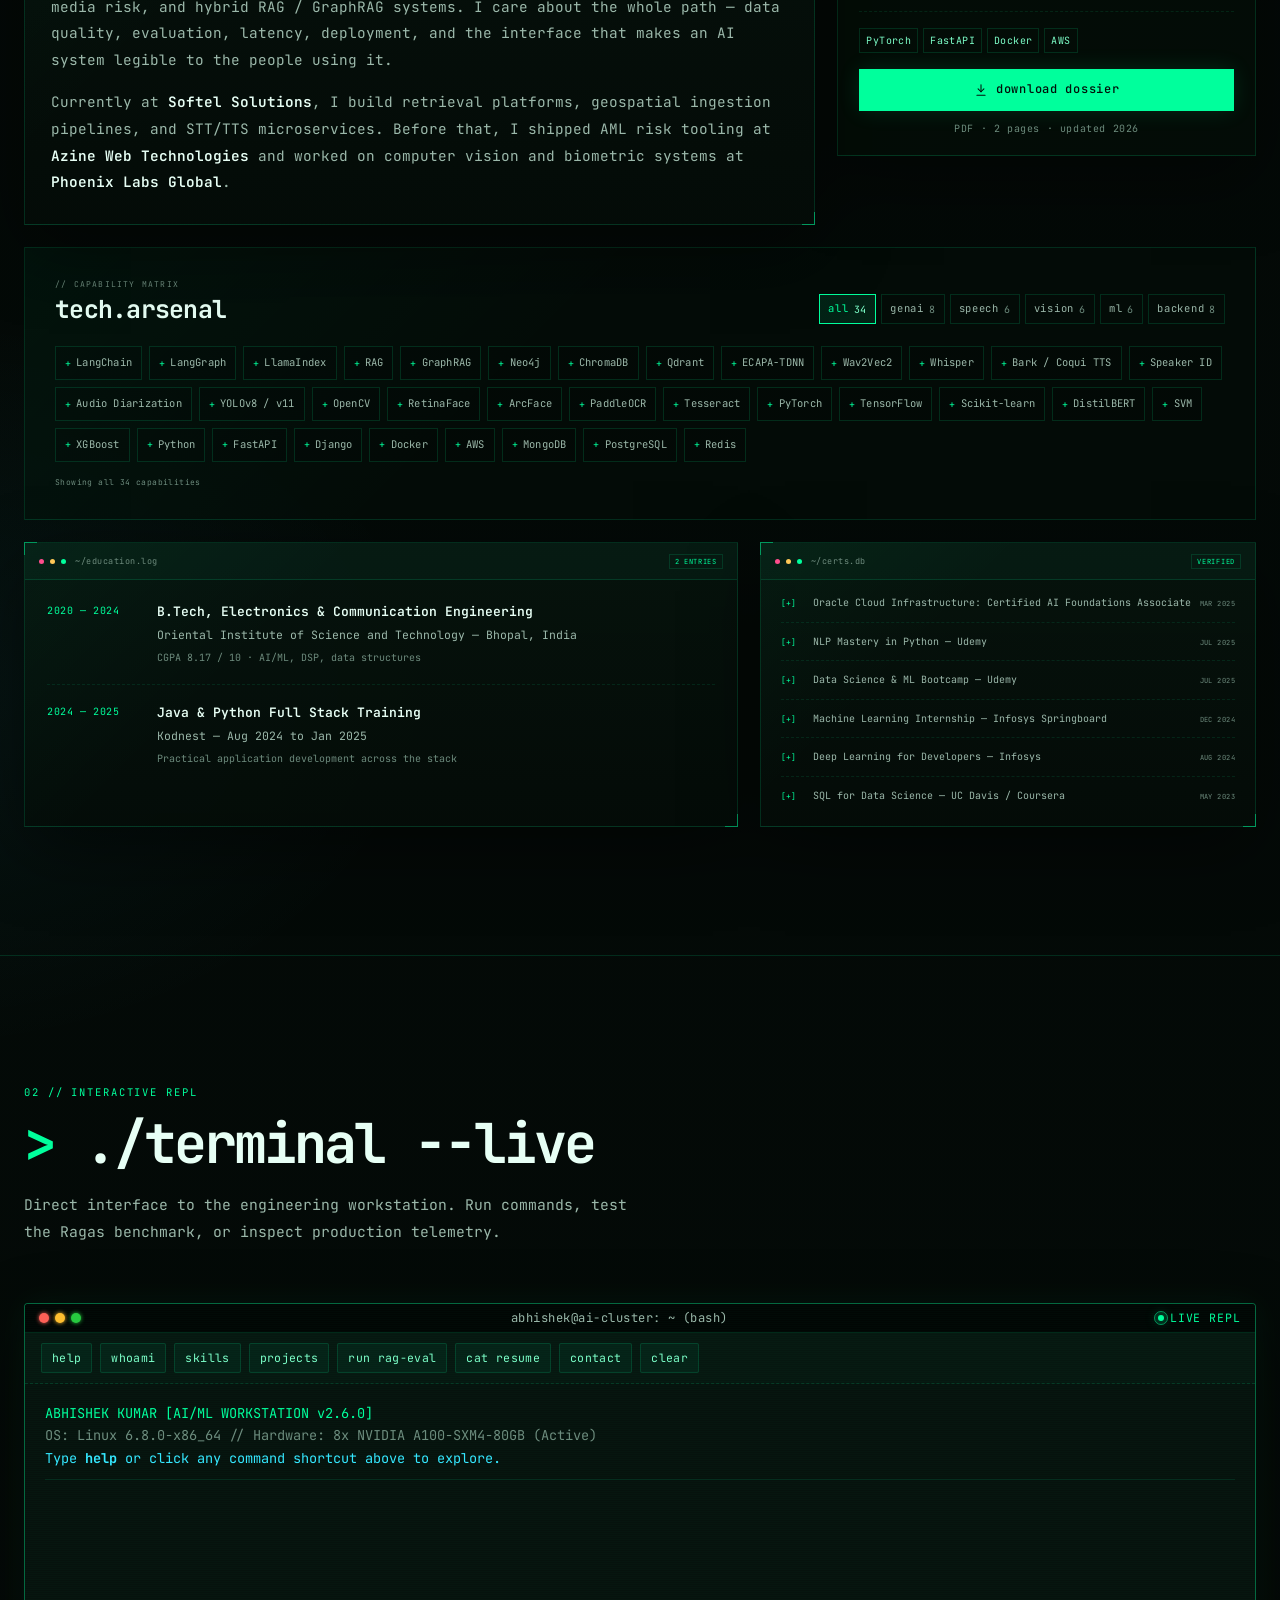
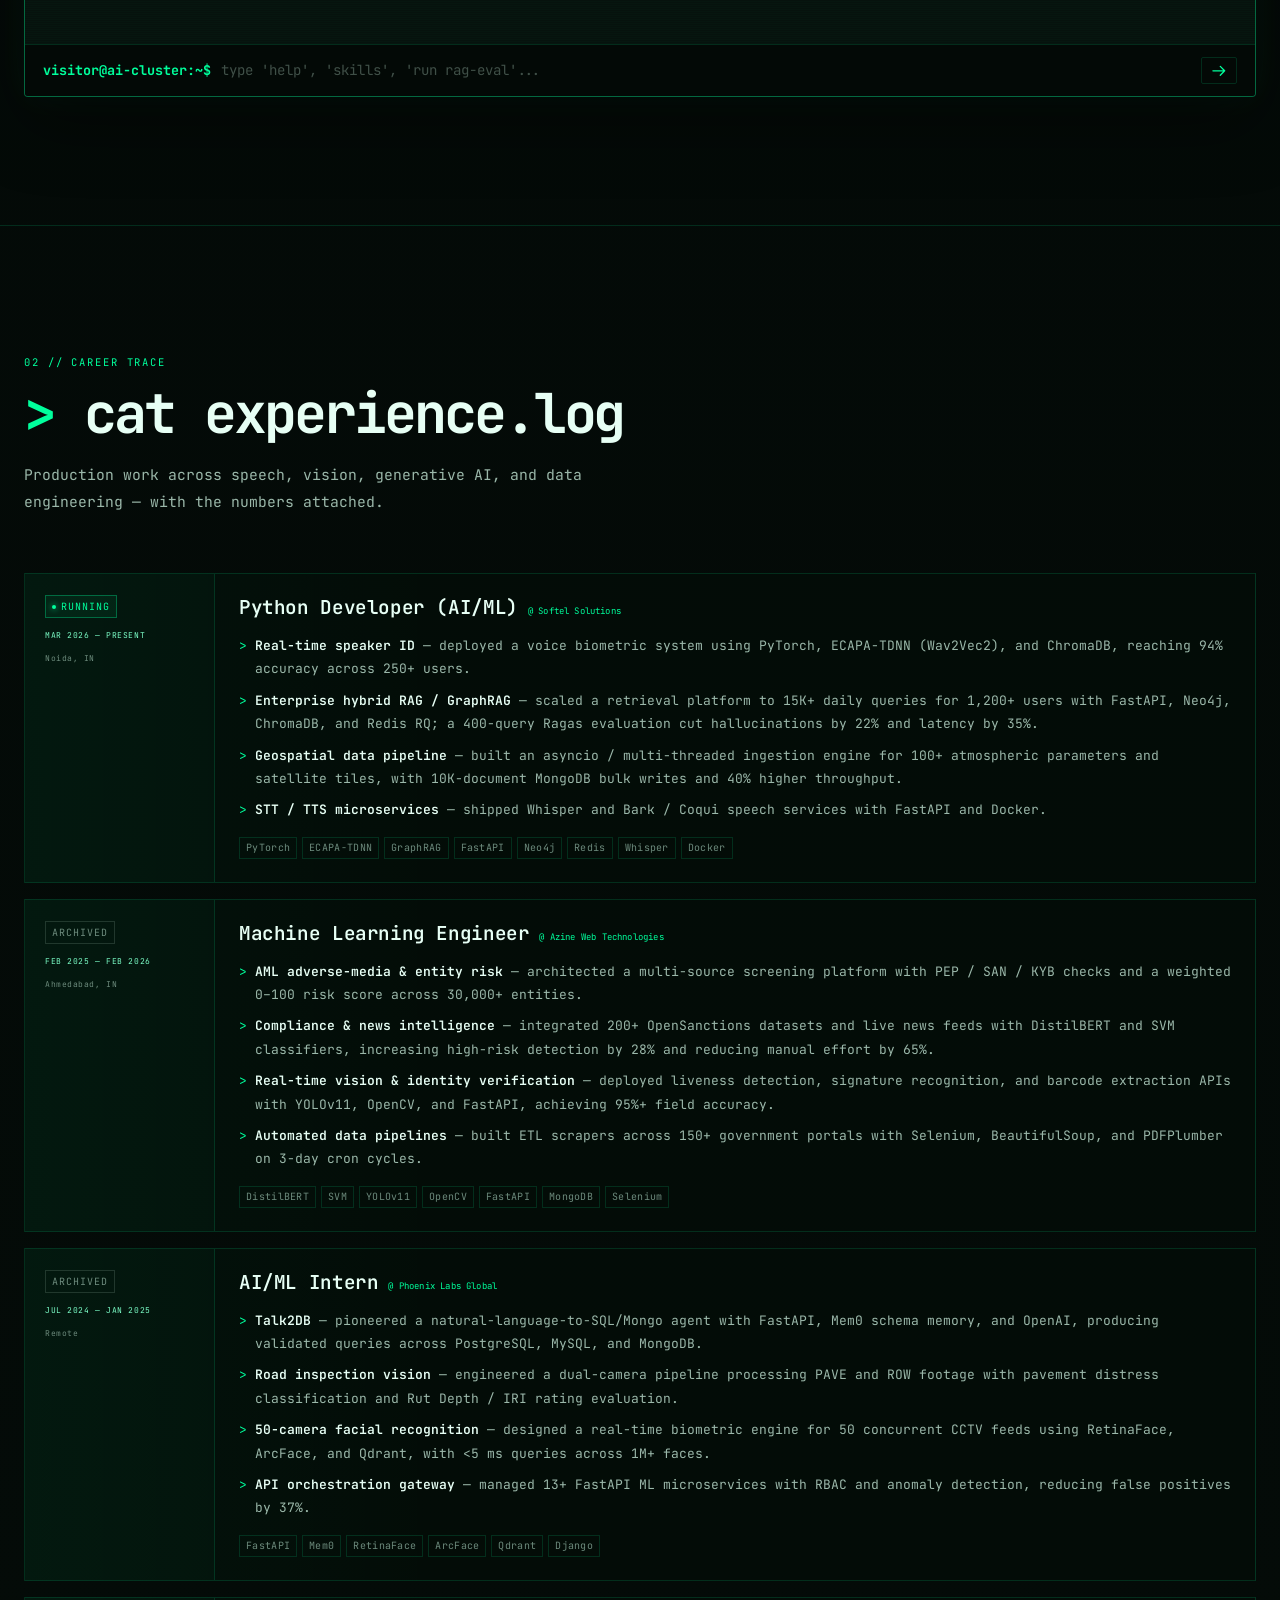
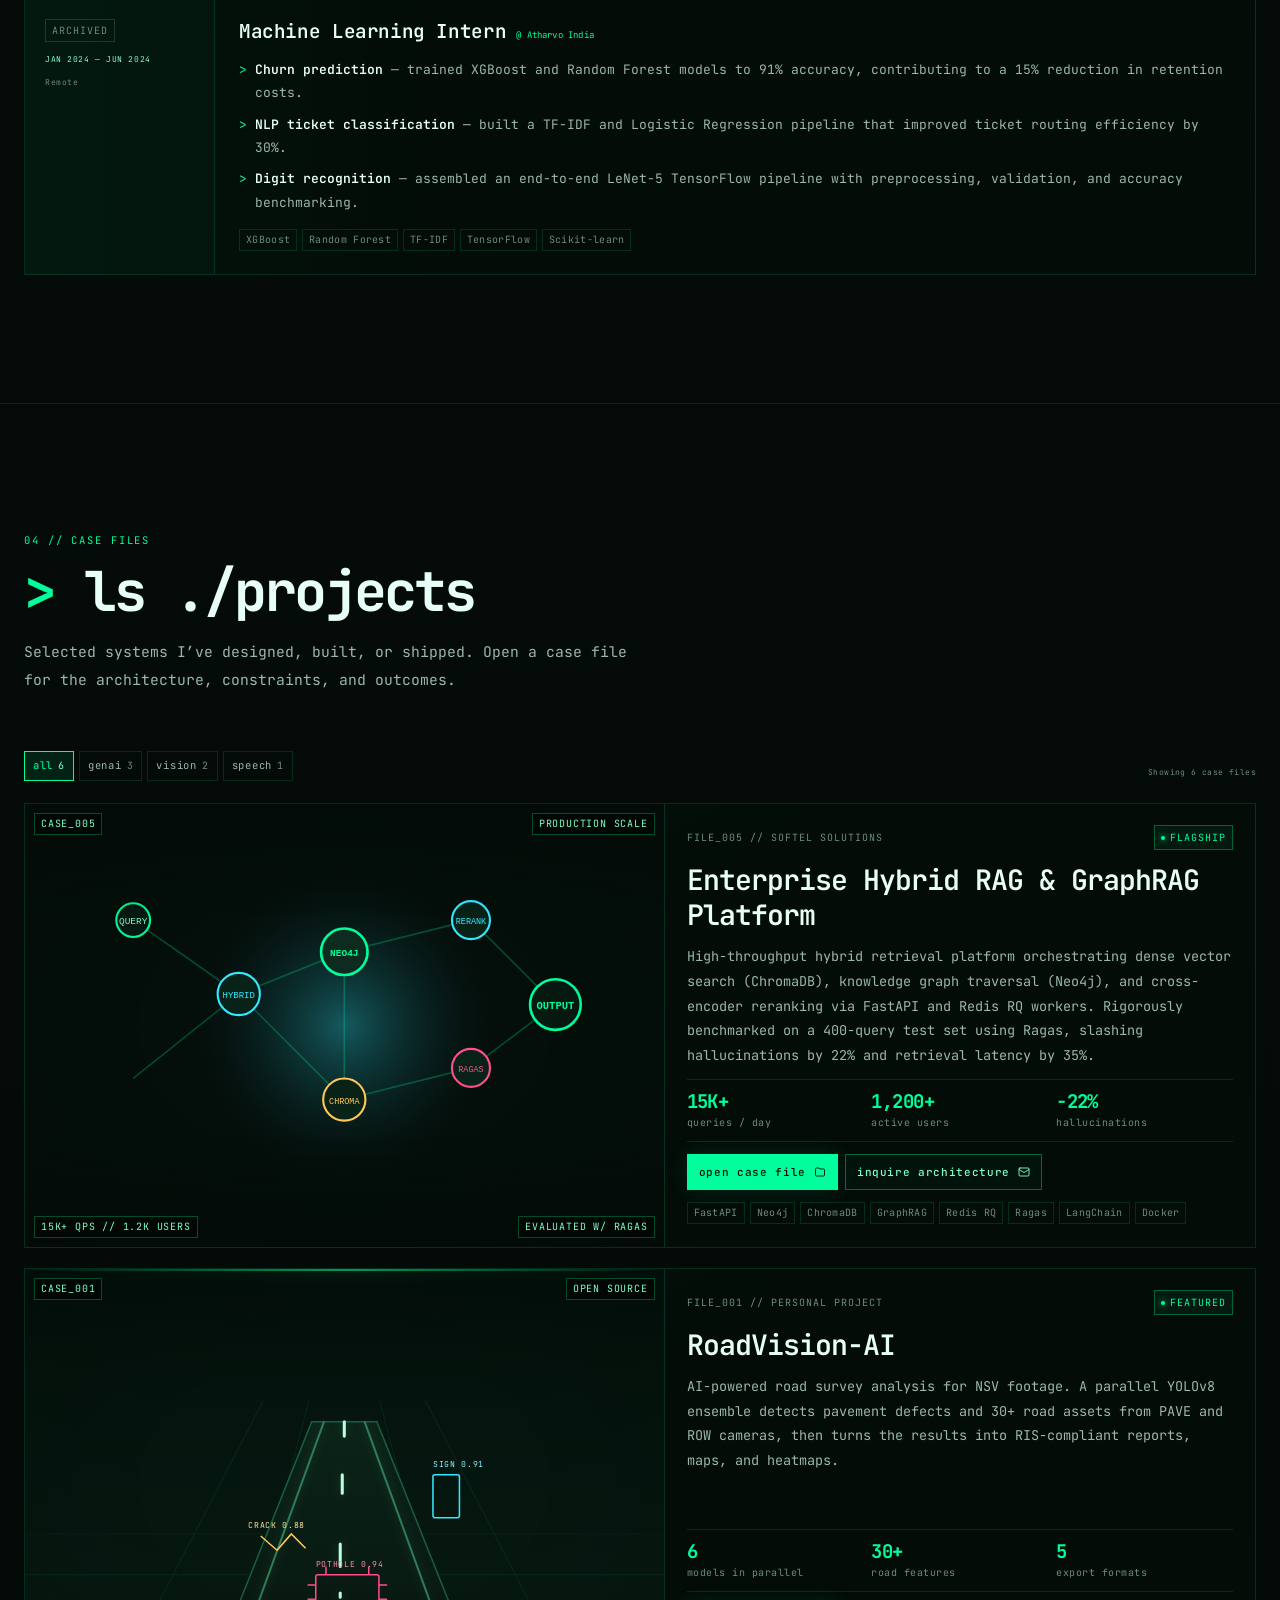
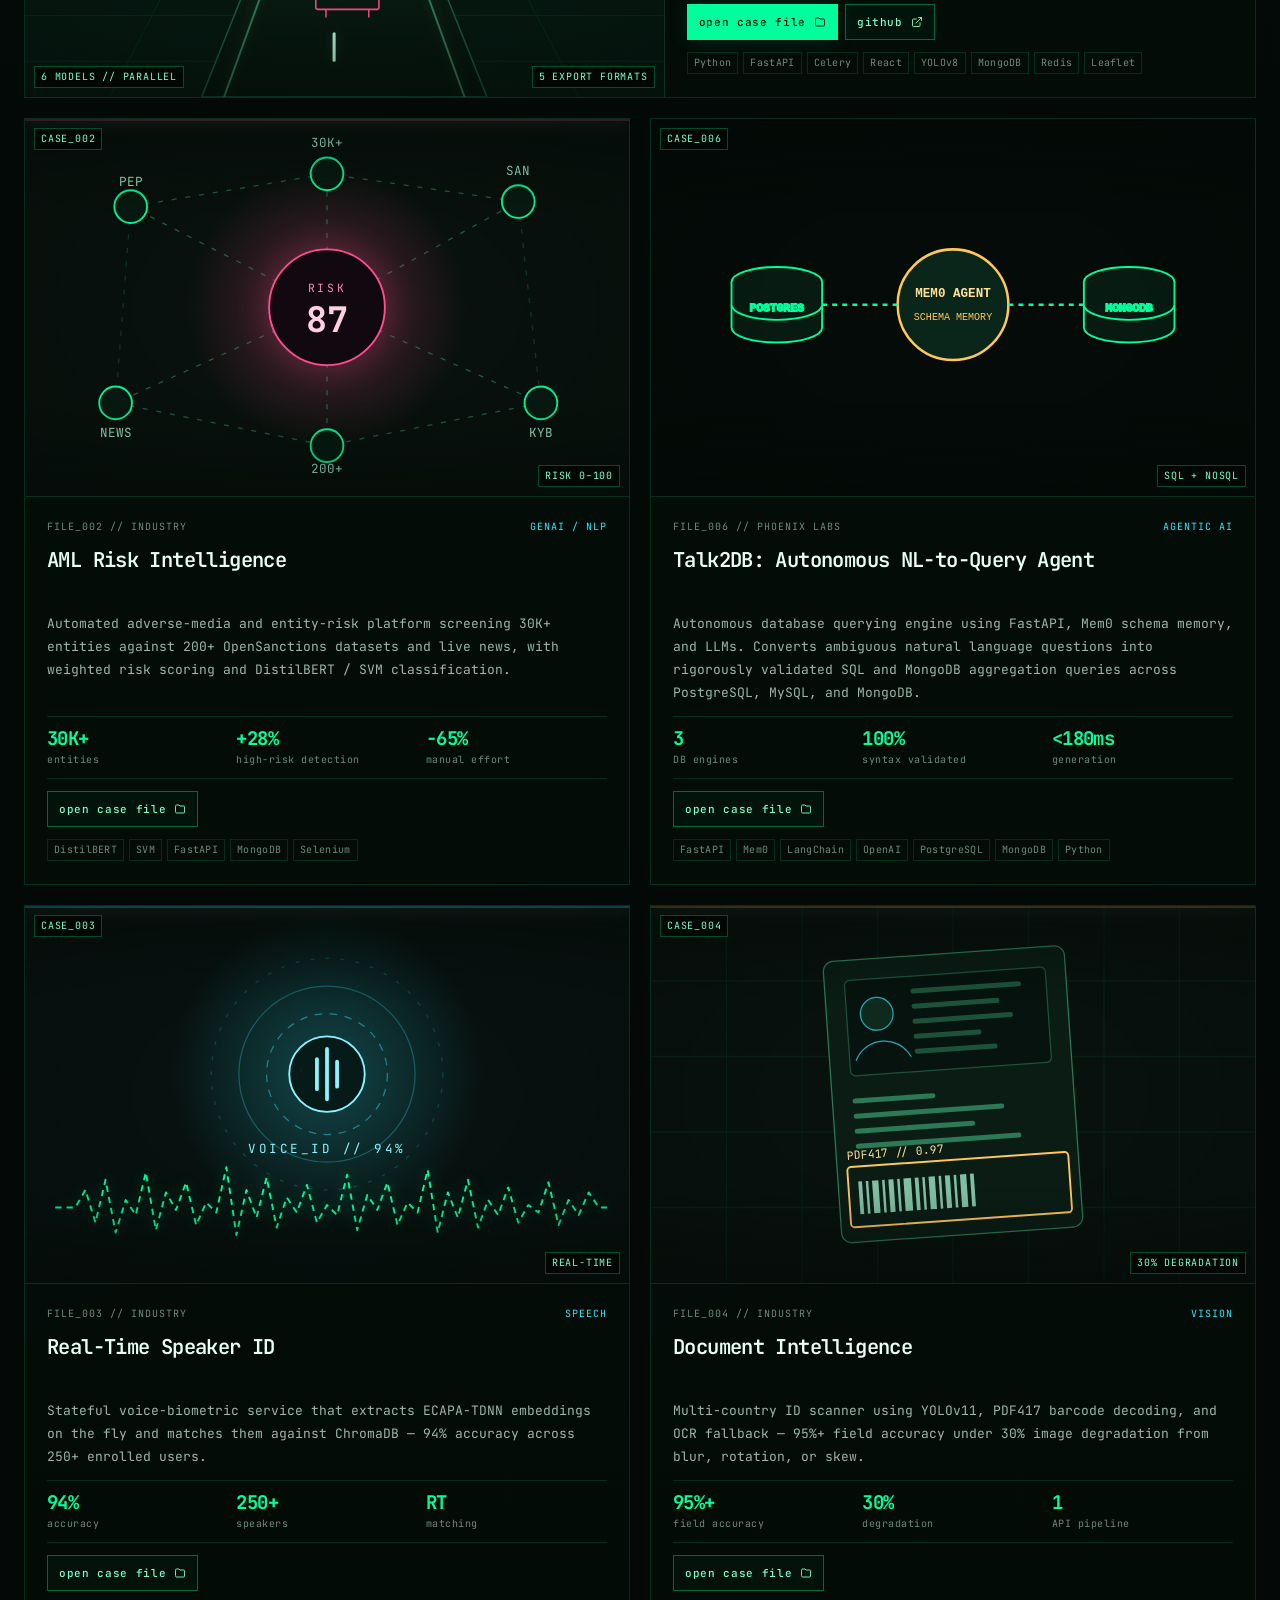
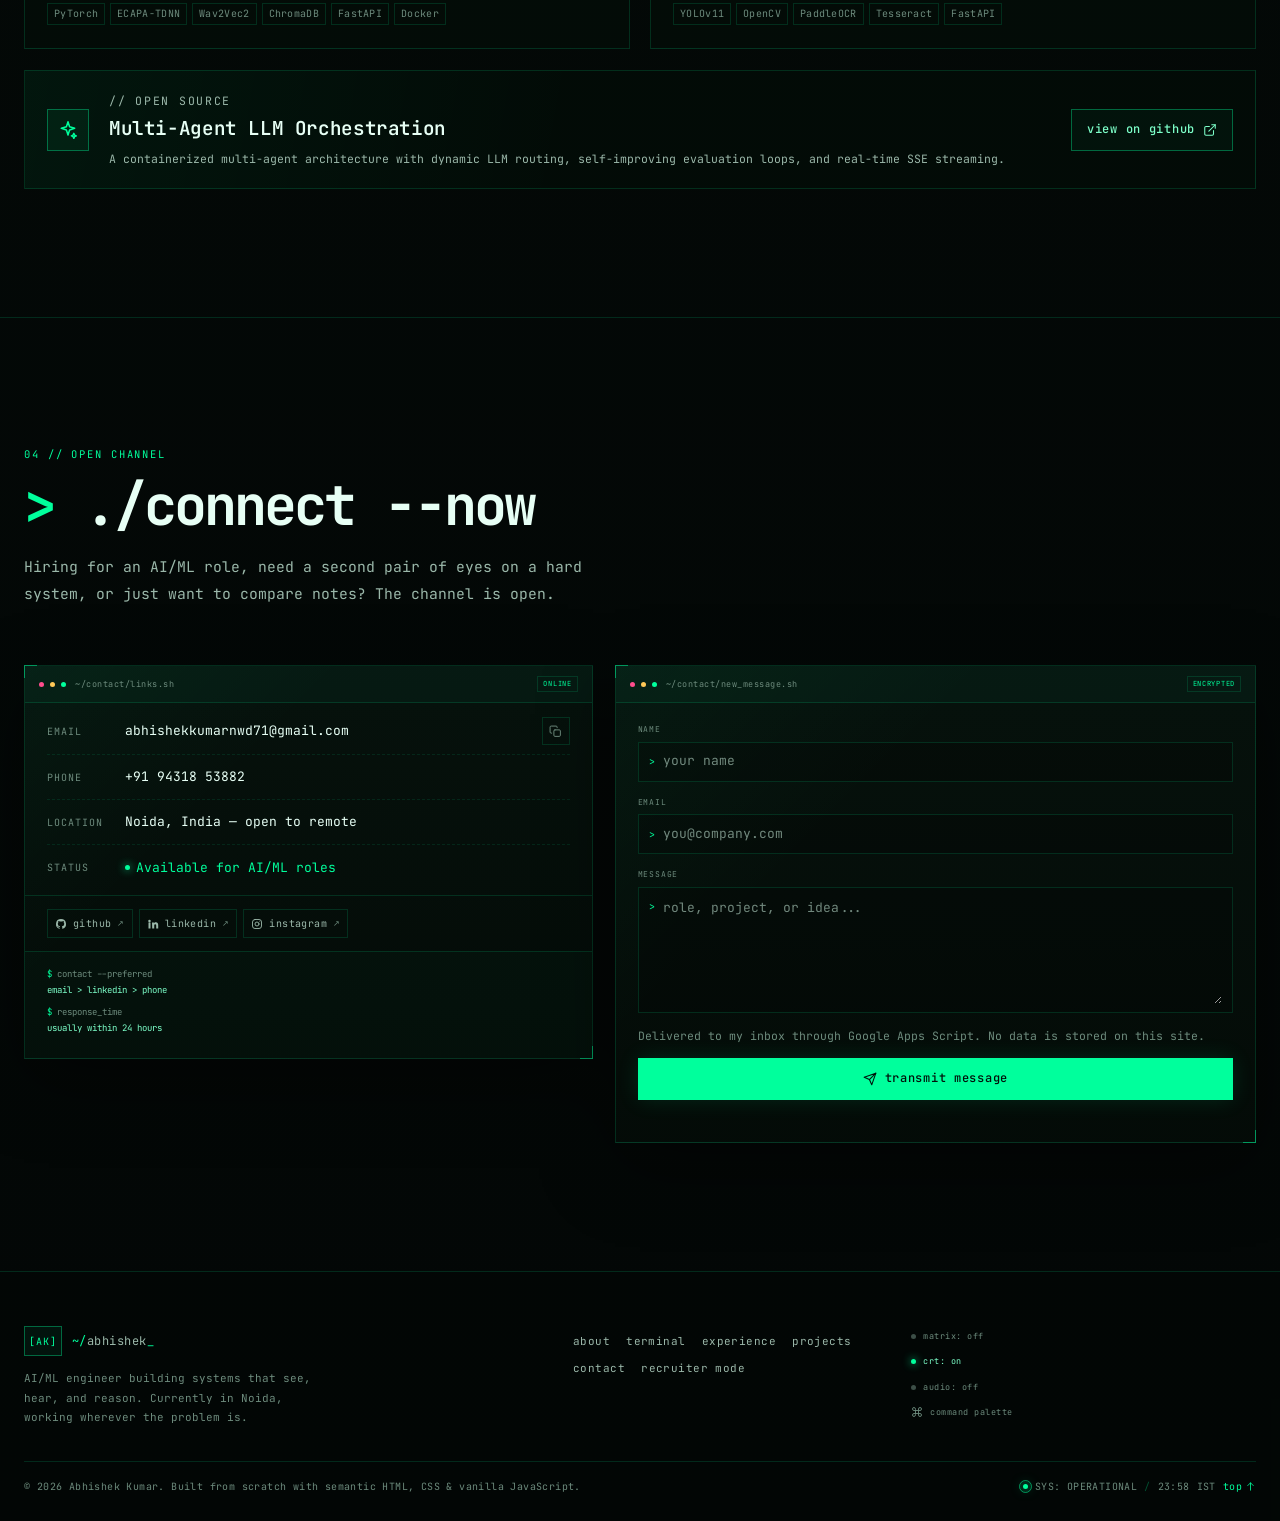
<file: hacker.html>
<!DOCTYPE html>
<html lang="en">
  <head>
    <meta charset="UTF-8">
    <meta name="viewport" content="width=device-width, initial-scale=1.0">
    <title>Abhishek Kumar // AI/ML Engineer &mdash; Hacker Mode</title>
    <meta name="description" content="Hacker Mode portfolio of Abhishek Kumar, an AI/ML engineer building production speech, vision, and generative AI systems. Explore the 3D terminal, case files, and interactive command palette.">
    <meta name="author" content="Abhishek Kumar">
    <meta name="theme-color" content="#030806">
    <meta name="color-scheme" content="dark">
    <meta name="robots" content="noindex, follow">

    <meta property="og:type" content="website">
    <meta property="og:site_name" content="Abhishek Kumar &mdash; Hacker Mode">
    <meta property="og:title" content="Abhishek Kumar // AI/ML Engineer &mdash; Hacker Mode">
    <meta property="og:description" content="A fully interactive, terminal-inspired portfolio: 3D neural hero, case files, and production AI systems.">
    <meta property="og:url" content="https://abhi-portfolio-green.vercel.app/hacker">
    <meta property="og:image" content="https://abhi-portfolio-green.vercel.app/images/og-cover.jpg">
    <meta name="twitter:card" content="summary_large_image">
    <meta name="twitter:title" content="Abhishek Kumar // AI/ML Engineer &mdash; Hacker Mode">
    <meta name="twitter:description" content="A fully interactive, terminal-inspired portfolio: 3D neural hero, case files, and production AI systems.">
    <meta name="twitter:image" content="https://abhi-portfolio-green.vercel.app/images/og-cover.jpg">

    <link rel="icon" type="image/x-icon" href="images/favicon.ico">
    <link rel="apple-touch-icon" href="images/apple-touch-icon.png">
    <link rel="preload" as="font" type="font/woff2" href="fonts/jetbrains-mono-latin-variable.woff2" crossorigin>
    <link rel="preload" as="image" href="images/mobile-bg.webp" fetchpriority="high">
    <link rel="stylesheet" href="hacker.css">
    <script>document.documentElement.classList.add('js');</script>

    <script type="application/ld+json">
      {
        "@context": "https://schema.org",
        "@type": "Person",
        "name": "Abhishek Kumar",
        "jobTitle": "AI/ML Engineer",
        "description": "AI/ML engineer building production speech, vision, and generative AI systems.",
        "url": "https://abhi-portfolio-green.vercel.app/",
        "image": "https://abhi-portfolio-green.vercel.app/images/og-cover.jpg",
        "email": "mailto:abhishekkumarnwd71@gmail.com",
        "telephone": "+91-94318-53882",
        "address": {
          "@type": "PostalAddress",
          "addressLocality": "Noida",
          "addressRegion": "Uttar Pradesh",
          "addressCountry": "IN"
        },
        "alumniOf": {
          "@type": "CollegeOrUniversity",
          "name": "Oriental Institute of Science and Technology"
        },
        "sameAs": [
          "https://github.com/abhish12345",
          "https://www.linkedin.com/in/abhishek-kumar-a26b3522a/"
        ],
        "knowsAbout": [
          "Machine Learning",
          "Speech Recognition",
          "Speaker Identification",
          "Computer Vision",
          "Retrieval-Augmented Generation",
          "GraphRAG",
          "PyTorch",
          "FastAPI",
          "Docker",
          "AWS"
        ]
      }
    </script>
  </head>
  <body>
    <a class="skip-link" href="#main">Skip to main content</a>

    <svg class="svg-sprite" xmlns="http://www.w3.org/2000/svg" aria-hidden="true" focusable="false">
      <symbol id="i-menu" viewBox="0 0 24 24"><path d="M4 7h16M4 12h16M4 17h16"/></symbol>
      <symbol id="i-close" viewBox="0 0 24 24"><path d="M18 6 6 18M6 6l12 12"/></symbol>
      <symbol id="i-command" viewBox="0 0 24 24"><path d="M9 6a3 3 0 1 0-3 3h12a3 3 0 1 0-3-3v12a3 3 0 1 0 3-3H6a3 3 0 1 0 3 3Z"/></symbol>
      <symbol id="i-search" viewBox="0 0 24 24"><circle cx="11" cy="11" r="7"/><path d="m20 20-3.5-3.5"/></symbol>
      <symbol id="i-arrow-right" viewBox="0 0 24 24"><path d="M4 12h16M14 6l6 6-6 6"/></symbol>
      <symbol id="i-arrow-up" viewBox="0 0 24 24"><path d="M12 20V4M6 10l6-6 6 6"/></symbol>
      <symbol id="i-download" viewBox="0 0 24 24"><path d="M12 3v12"/><path d="m7 10 5 5 5-5"/><path d="M5 21h14"/></symbol>
      <symbol id="i-external" viewBox="0 0 24 24"><path d="M15 3h6v6"/><path d="M10 14 21 3"/><path d="M18 13v6a2 2 0 0 1-2 2H5a2 2 0 0 1-2-2V8a2 2 0 0 1 2-2h6"/></symbol>
      <symbol id="i-github" viewBox="0 0 24 24"><path d="M12 2a10 10 0 0 0-3.16 19.49c.5.09.68-.22.68-.48v-1.7c-2.78.6-3.37-1.34-3.37-1.34-.45-1.16-1.11-1.47-1.11-1.47-.91-.62.07-.61.07-.61 1 .07 1.53 1.03 1.53 1.03.9 1.53 2.36 1.09 2.93.83.09-.65.35-1.09.64-1.34-2.22-.25-4.56-1.11-4.56-4.94 0-1.09.39-1.98 1.03-2.68-.1-.25-.45-1.27.1-2.65 0 0 .84-.27 2.75 1.02a9.5 9.5 0 0 1 5 0c1.91-1.29 2.75-1.02 2.75-1.02.55 1.38.2 2.4.1 2.65.64.7 1.03 1.59 1.03 2.68 0 3.84-2.34 4.69-4.57 4.94.36.31.68.92.68 1.85v2.74c0 .27.18.58.69.48A10 10 0 0 0 12 2Z"/></symbol>
      <symbol id="i-linkedin" viewBox="0 0 24 24"><path d="M4.98 3.5a2.5 2.5 0 1 1 0 5 2.5 2.5 0 0 1 0-5ZM3 9h4v12H3zM10 9h3.8v1.7h.05c.53-1 1.83-2.05 3.77-2.05 4.03 0 4.78 2.65 4.78 6.1V21h-4v-5.5c0-1.31-.02-3-1.83-3-1.83 0-2.11 1.43-2.11 2.9V21h-4z"/></symbol>
      <symbol id="i-instagram" viewBox="0 0 24 24"><rect x="3" y="3" width="18" height="18" rx="5"/><circle cx="12" cy="12" r="4"/><circle cx="17.5" cy="6.5" r=".8" fill="currentColor" stroke="none"/></symbol>
      <symbol id="i-mail" viewBox="0 0 24 24"><rect x="2" y="4" width="20" height="16" rx="2"/><path d="m2 7 10 6 10-6"/></symbol>
      <symbol id="i-phone" viewBox="0 0 24 24"><path d="M22 16.9v3a2 2 0 0 1-2.2 2 19.8 19.8 0 0 1-8.6-3.1 19.4 19.4 0 0 1-6-6A19.8 19.8 0 0 1 2.1 4.2 2 2 0 0 1 4.1 2h3a2 2 0 0 1 2 1.7c.1.9.3 1.8.6 2.6a2 2 0 0 1-.5 2.1L8 9.6a16 16 0 0 0 6.4 6.4l1.2-1.2a2 2 0 0 1 2.1-.5c.8.3 1.7.5 2.6.6a2 2 0 0 1 1.7 2Z"/></symbol>
      <symbol id="i-pin" viewBox="0 0 24 24"><path d="M20 10c0 6-8 12-8 12S4 16 4 10a8 8 0 1 1 16 0Z"/><circle cx="12" cy="10" r="3"/></symbol>
      <symbol id="i-copy" viewBox="0 0 24 24"><rect x="9" y="9" width="12" height="12" rx="2"/><path d="M5 15H4a2 2 0 0 1-2-2V4a2 2 0 0 1 2-2h9a2 2 0 0 1 2 2v1"/></symbol>
      <symbol id="i-check" viewBox="0 0 24 24"><path d="m5 12 4 4L19 6"/></symbol>
      <symbol id="i-file" viewBox="0 0 24 24"><path d="M14 2H6a2 2 0 0 0-2 2v16a2 2 0 0 0 2 2h12a2 2 0 0 0 2-2V8Z"/><path d="M14 2v6h6M8 13h8M8 17h5"/></symbol>
      <symbol id="i-eye" viewBox="0 0 24 24"><path d="M2 12s3.5-7 10-7 10 7 10 7-3.5 7-10 7S2 12 2 12Z"/><circle cx="12" cy="12" r="3"/></symbol>
      <symbol id="i-mic" viewBox="0 0 24 24"><rect x="9" y="2" width="6" height="12" rx="3"/><path d="M5 10a7 7 0 0 0 14 0"/><path d="M12 19v3M8 22h8"/></symbol>
      <symbol id="i-shield" viewBox="0 0 24 24"><path d="M12 22s8-4 8-10V5l-8-3-8 3v7c0 6 8 10 8 10Z"/><path d="m9 12 2 2 4-4"/></symbol>
      <symbol id="i-cpu" viewBox="0 0 24 24"><rect x="6" y="6" width="12" height="12" rx="2"/><path d="M9 1v3M15 1v3M9 20v3M15 20v3M1 9h3M1 15h3M20 9h3M20 15h3"/><rect x="10" y="10" width="4" height="4"/></symbol>
      <symbol id="i-terminal" viewBox="0 0 24 24"><rect x="2" y="3" width="20" height="18" rx="2"/><path d="m7 9 3 3-3 3M13 15h4"/></symbol>
      <symbol id="i-folder" viewBox="0 0 24 24"><path d="M3 6a2 2 0 0 1 2-2h5l2 2h7a2 2 0 0 1 2 2v10a2 2 0 0 1-2 2H5a2 2 0 0 1-2-2Z"/></symbol>
      <symbol id="i-spark" viewBox="0 0 24 24"><path d="m12 2 1.9 6.1L20 10l-6.1 1.9L12 18l-1.9-6.1L4 10l6.1-1.9Z"/><path d="m19 16 .9 2.1L22 19l-2.1.9L19 22l-.9-2.1L16 19l2.1-.9Z"/></symbol>
      <symbol id="i-send" viewBox="0 0 24 24"><path d="m22 2-7 20-4-9-9-4Z"/><path d="M22 2 11 13"/></symbol>
      <symbol id="i-globe" viewBox="0 0 24 24"><circle cx="12" cy="12" r="9"/><path d="M3 12h18M12 3a14 14 0 0 1 0 18M12 3a14 14 0 0 0 0 18"/></symbol>
    </svg>

    <div class="boot" id="boot-screen" aria-hidden="true" hidden>
      <div class="boot__inner">
        <div class="boot__logo">AK<span>_</span>OS</div>
        <p class="boot__title">PORTFOLIO BOOT SEQUENCE // v2.6</p>
        <div class="boot__log">
          <p><span>[ OK ]</span> mounting /dev/portfolio</p>
          <p><span>[ OK ]</span> loading neural canvas</p>
          <p><span>[ OK ]</span> verifying identity: abhishek_kumar</p>
          <p class="boot__grant">&gt; access granted</p>
        </div>
        <div class="boot__progress"><span id="boot-progress"></span></div>
        <p class="boot__hint">press any key to skip</p>
      </div>
    </div>

    <div class="fx-layer" aria-hidden="true">
      <canvas id="matrix-canvas"></canvas>
      <div class="fx-scanlines"></div>
      <div class="fx-noise"></div>
      <div class="fx-vignette"></div>
    </div>

    <header class="site-header" id="top">
      <div class="status-bar">
        <div class="container status-bar__inner">
          <span class="sys-id"><span class="status-dot" aria-hidden="true"></span> SYS://AK-PORTFOLIO v2.6</span>
          <span class="status-bar__mid">NODE: NOIDA, IN &middot; 28.5355&deg;N 77.3910&deg;E</span>
          <span class="status-bar__right"><span id="clock">--:--</span> IST <span class="sep">/</span> <span class="availability">OPEN TO WORK</span></span>
        </div>
      </div>
      <nav class="main-nav container" aria-label="Main navigation">
        <a class="brand" href="#home" aria-label="Abhishek Kumar &mdash; back to top">
          <span class="brand__mark" aria-hidden="true">[AK]</span>
          <span class="brand__text"><span class="brand__prompt">~/</span>abhishek<span class="brand__cursor" aria-hidden="true">_</span></span>
        </a>

        <button class="nav-toggle" type="button" aria-label="Open menu" aria-controls="nav-menu" aria-expanded="false">
          <svg class="icon" aria-hidden="true"><use href="#i-menu"></use></svg>
        </button>

        <div class="nav-drawer" id="nav-menu">
          <div class="nav-drawer__head">
            <span>// NAVIGATE</span>
            <button class="nav-close" type="button" aria-label="Close menu" data-close-nav>
              <svg class="icon" aria-hidden="true"><use href="#i-close"></use></svg>
            </button>
          </div>
          <ul class="nav-links">
            <li><a class="nav-link active" href="#home" aria-current="page"><span>00</span>home</a></li>
            <li><a class="nav-link" href="#about"><span>01</span>about</a></li>
            <li><a class="nav-link" href="#terminal"><span>02</span>terminal</a></li>
            <li><a class="nav-link" href="#experience"><span>03</span>experience</a></li>
            <li><a class="nav-link" href="#projects"><span>04</span>projects</a></li>
            <li><a class="nav-link" href="#contact"><span>05</span>contact</a></li>
          </ul>
          <div class="nav-drawer__foot">
            <a class="recruiter-link" href="index.html">Recruiter Mode <svg class="icon" aria-hidden="true"><use href="#i-arrow-right"></use></svg></a>
            <p>clean layout &middot; same experience &middot; no terminal</p>
          </div>
        </div>

        <div class="nav-actions">
          <button class="palette-trigger" type="button" data-open-palette aria-label="Open command palette">
            <svg class="icon" aria-hidden="true"><use href="#i-command"></use></svg>
            <span class="palette-trigger__label">cmd</span>
            <kbd>Ctrl K</kbd>
          </button>
          <a class="recruiter-link recruiter-link--nav" href="index.html">
            <span class="recruiter-link__dot" aria-hidden="true"></span>Recruiter Mode
          </a>
        </div>
      </nav>
      <div class="scroll-progress" aria-hidden="true"><span id="scroll-progress-bar"></span></div>
    </header>
    <div class="nav-backdrop" data-close-nav></div>

    <main id="main" tabindex="-1">
      <section class="hero" id="home" aria-labelledby="hero-title">
        <canvas class="hero-canvas" id="scene-canvas" aria-hidden="true"></canvas>
        <div class="hero-grid" aria-hidden="true"></div>
        <div class="hero-glow hero-glow--a" aria-hidden="true"></div>
        <div class="hero-glow hero-glow--b" aria-hidden="true"></div>

        <div class="container hero-inner">
          <div class="hero-copy">
            <p class="eyebrow" data-reveal><span class="status-dot" aria-hidden="true"></span> SYSTEM ONLINE <span class="eyebrow__sep">//</span> AI/ML ENGINEER</p>
            <h1 class="hero-title" id="hero-title" data-text="ABHISHEK KUMAR">
              <span class="hero-title__line">ABHISHEK</span>
              <span class="hero-title__line hero-title__line--accent">KUMAR</span>
            </h1>
            <p class="hero-role">
              <span class="prompt" aria-hidden="true">&gt;</span>
              <span class="sr-only">AI/ML Engineer specializing in speech, vision, and generative AI.</span>
              <span class="typed-role" aria-hidden="true">AI/ML Engineer</span><span class="typed-cursor" aria-hidden="true"></span>
            </p>
            <p class="hero-lede" data-reveal>I build production AI systems that <strong>see</strong>, <strong>hear</strong>, and <strong>reason</strong> &mdash; from real-time voice biometrics to multi-model computer vision and GraphRAG platforms. 2.5+ years turning research into systems people can actually use.</p>
            <div class="hero-actions" data-reveal>
              <a class="btn btn--primary" href="#projects"><span aria-hidden="true">$</span> ls ./projects <svg class="icon" aria-hidden="true"><use href="#i-arrow-right"></use></svg></a>
              <a class="btn btn--ghost" href="images/Abhishek_Kumar_CV.pdf" download="Abhishek_Kumar_CV.pdf"><svg class="icon" aria-hidden="true"><use href="#i-download"></use></svg> download cv</a>
              <a class="btn btn--text" href="index.html">Recruiter Mode <svg class="icon" aria-hidden="true"><use href="#i-arrow-right"></use></svg></a>
            </div>
            <dl class="hero-stats" data-reveal>
              <div><dt>Experience</dt><dd>2.5<span>+</span></dd></div>
              <div><dt>Voice accuracy</dt><dd>94<span>%</span></dd></div>
              <div><dt>Entities screened</dt><dd>30K<span>+</span></dd></div>
              <div><dt>Cameras</dt><dd>50<span>+</span></dd></div>
            </dl>
            <div class="hero-terminal" data-reveal>
              <div class="terminal-bar" aria-hidden="true"><span class="terminal-dots"><i></i><i></i><i></i></span><span>abhishek@portfolio: ~</span><span class="terminal-bar__tag">zsh</span></div>
              <div class="terminal-body">
                <p><span class="t-prompt">$</span> whoami</p>
                <p class="t-out">AI/ML engineer &mdash; speech, vision &amp; generative AI</p>
                <p><span class="t-prompt">$</span> cat /etc/focus</p>
                <p class="t-out">production systems &middot; evaluation &middot; measurable impact</p>
              </div>
            </div>
          </div>

          <div class="hero-visual" data-reveal>
            <figure class="operator">
              <div class="operator__orbit operator__orbit--one" aria-hidden="true"></div>
              <div class="operator__orbit operator__orbit--two" aria-hidden="true"></div>
              <div class="operator__frame" data-tilt>
                <div class="operator__hud" aria-hidden="true">
                  <span>ID // AK-2026</span><span class="live"><i></i> LIVE</span>
                </div>
                <div class="operator__portrait">
                  <img src="images/mobile-bg.webp" alt="Portrait of Abhishek Kumar" width="1080" height="1920" fetchpriority="high">
                  <div class="operator__scan" aria-hidden="true"></div>
                  <div class="operator__mesh" aria-hidden="true"></div>
                  <span class="hud-tag hud-tag--a" aria-hidden="true">VOICE_ID // 94%</span>
                  <span class="hud-tag hud-tag--b" aria-hidden="true">VISION // 50 CAMS</span>
                  <span class="hud-corner hud-corner--tl" aria-hidden="true"></span>
                  <span class="hud-corner hud-corner--tr" aria-hidden="true"></span>
                  <span class="hud-corner hud-corner--bl" aria-hidden="true"></span>
                  <span class="hud-corner hud-corner--br" aria-hidden="true"></span>
                </div>
                <div class="operator__caption">
                  <span><strong>ABHISHEK KUMAR</strong><small>AI/ML ENGINEER</small></span>
                  <span class="operator__sig" aria-hidden="true">AK</span>
                </div>
              </div>
              <p class="operator__meta" aria-hidden="true"><span>NODE: NOIDA, IN</span><span>STATUS: AVAILABLE</span></p>
            </figure>
          </div>
        </div>

        <a class="scroll-cue" href="#about"><span class="scroll-cue__line" aria-hidden="true"></span> cd ./about <span aria-hidden="true">&darr;</span></a>
      </section>
      <section class="section" id="about" aria-labelledby="about-title">
        <div class="container">
          <header class="section-head" data-reveal>
            <p class="section-kicker">01 // OPERATOR PROFILE</p>
            <h2 id="about-title"><span class="prompt" aria-hidden="true">&gt;</span> whoami<span class="section-cursor" aria-hidden="true">_</span></h2>
            <p class="section-lede">I like the hard part: taking a model out of a notebook and making it fast, observable, and genuinely useful in production.</p>
          </header>

          <div class="about-grid">
            <div class="panel panel--terminal" data-reveal>
              <div class="panel-bar">
                <span class="terminal-dots" aria-hidden="true"><i></i><i></i><i></i></span>
                <span>~/about/operator.log</span>
                <span class="panel-bar__tag">READ</span>
              </div>
              <div class="about-log" aria-hidden="true">
                <p><span class="log-num">001</span><span class="log-key">name</span><span class="log-val">abhishek_kumar</span></p>
                <p><span class="log-num">002</span><span class="log-key">role</span><span class="log-val">ai_ml_engineer</span></p>
                <p><span class="log-num">003</span><span class="log-key">focus</span><span class="log-val">[speech, vision, genai]</span></p>
                <p><span class="log-num">004</span><span class="log-key">location</span><span class="log-val">noida_in</span></p>
                <p><span class="log-num">005</span><span class="log-key">status</span><span class="log-val log-val--live">open_to_work</span></p>
              </div>
              <div class="about-copy">
                <p>My work spans real-time speaker identification, document intelligence, adverse-media risk, and hybrid RAG / GraphRAG systems. I care about the whole path &mdash; data quality, evaluation, latency, deployment, and the interface that makes an AI system legible to the people using it.</p>
                <p>Currently at <strong>Softel Solutions</strong>, I build retrieval platforms, geospatial ingestion pipelines, and STT/TTS microservices. Before that, I shipped AML risk tooling at <strong>Azine Web Technologies</strong> and worked on computer vision and biometric systems at <strong>Phoenix Labs Global</strong>.</p>
              </div>
            </div>

            <div class="dossier" data-reveal role="group" aria-label="Quick profile">
              <div class="dossier__head">
                <span>QUICK_DOSSIER</span>
                <span class="dossier__status"><i aria-hidden="true"></i> AVAILABLE</span>
              </div>
              <dl class="dossier__list">
                <div><dt>Role</dt><dd>AI/ML Engineer</dd></div>
                <div><dt>Focus</dt><dd>Speech &middot; Vision &middot; GenAI</dd></div>
                <div><dt>Base</dt><dd>Noida, India</dd></div>
                <div><dt>Remote</dt><dd>Yes / hybrid</dd></div>
                <div><dt>Experience</dt><dd>2.5+ years</dd></div>
                <div><dt>Education</dt><dd>B.Tech, ECE</dd></div>
              </dl>
              <div class="dossier__stack">
                <span>PyTorch</span><span>FastAPI</span><span>Docker</span><span>AWS</span>
              </div>
              <a class="btn btn--primary btn--full" href="images/Abhishek_Kumar_CV.pdf" download="Abhishek_Kumar_CV.pdf"><svg class="icon" aria-hidden="true"><use href="#i-download"></use></svg> download dossier</a>
              <p class="dossier__note">PDF &middot; 2 pages &middot; updated 2026</p>
            </div>
          </div>

          <div class="arsenal" data-reveal>
            <div class="arsenal__head">
              <div>
                <p class="mini-kicker">// CAPABILITY MATRIX</p>
                <h3>tech.arsenal</h3>
              </div>
              <div class="filter-group" role="group" aria-label="Filter skills by category">
                <button class="filter is-active" type="button" data-skill-filter="all" aria-pressed="true">all <span>34</span></button>
                <button class="filter" type="button" data-skill-filter="genai" aria-pressed="false">genai <span>8</span></button>
                <button class="filter" type="button" data-skill-filter="speech" aria-pressed="false">speech <span>6</span></button>
                <button class="filter" type="button" data-skill-filter="vision" aria-pressed="false">vision <span>6</span></button>
                <button class="filter" type="button" data-skill-filter="ml" aria-pressed="false">ml <span>6</span></button>
                <button class="filter" type="button" data-skill-filter="backend" aria-pressed="false">backend <span>8</span></button>
              </div>
            </div>
            <ul class="skill-grid" id="skill-grid">
              <li class="skill" data-cat="genai"><span aria-hidden="true">+</span>LangChain</li>
              <li class="skill" data-cat="genai"><span aria-hidden="true">+</span>LangGraph</li>
              <li class="skill" data-cat="genai"><span aria-hidden="true">+</span>LlamaIndex</li>
              <li class="skill" data-cat="genai"><span aria-hidden="true">+</span>RAG</li>
              <li class="skill" data-cat="genai"><span aria-hidden="true">+</span>GraphRAG</li>
              <li class="skill" data-cat="genai"><span aria-hidden="true">+</span>Neo4j</li>
              <li class="skill" data-cat="genai"><span aria-hidden="true">+</span>ChromaDB</li>
              <li class="skill" data-cat="genai"><span aria-hidden="true">+</span>Qdrant</li>
              <li class="skill" data-cat="speech"><span aria-hidden="true">+</span>ECAPA-TDNN</li>
              <li class="skill" data-cat="speech"><span aria-hidden="true">+</span>Wav2Vec2</li>
              <li class="skill" data-cat="speech"><span aria-hidden="true">+</span>Whisper</li>
              <li class="skill" data-cat="speech"><span aria-hidden="true">+</span>Bark / Coqui TTS</li>
              <li class="skill" data-cat="speech"><span aria-hidden="true">+</span>Speaker ID</li>
              <li class="skill" data-cat="speech"><span aria-hidden="true">+</span>Audio Diarization</li>
              <li class="skill" data-cat="vision"><span aria-hidden="true">+</span>YOLOv8 / v11</li>
              <li class="skill" data-cat="vision"><span aria-hidden="true">+</span>OpenCV</li>
              <li class="skill" data-cat="vision"><span aria-hidden="true">+</span>RetinaFace</li>
              <li class="skill" data-cat="vision"><span aria-hidden="true">+</span>ArcFace</li>
              <li class="skill" data-cat="vision"><span aria-hidden="true">+</span>PaddleOCR</li>
              <li class="skill" data-cat="vision"><span aria-hidden="true">+</span>Tesseract</li>
              <li class="skill" data-cat="ml"><span aria-hidden="true">+</span>PyTorch</li>
              <li class="skill" data-cat="ml"><span aria-hidden="true">+</span>TensorFlow</li>
              <li class="skill" data-cat="ml"><span aria-hidden="true">+</span>Scikit-learn</li>
              <li class="skill" data-cat="ml"><span aria-hidden="true">+</span>DistilBERT</li>
              <li class="skill" data-cat="ml"><span aria-hidden="true">+</span>SVM</li>
              <li class="skill" data-cat="ml"><span aria-hidden="true">+</span>XGBoost</li>
              <li class="skill" data-cat="backend"><span aria-hidden="true">+</span>Python</li>
              <li class="skill" data-cat="backend"><span aria-hidden="true">+</span>FastAPI</li>
              <li class="skill" data-cat="backend"><span aria-hidden="true">+</span>Django</li>
              <li class="skill" data-cat="backend"><span aria-hidden="true">+</span>Docker</li>
              <li class="skill" data-cat="backend"><span aria-hidden="true">+</span>AWS</li>
              <li class="skill" data-cat="backend"><span aria-hidden="true">+</span>MongoDB</li>
              <li class="skill" data-cat="backend"><span aria-hidden="true">+</span>PostgreSQL</li>
              <li class="skill" data-cat="backend"><span aria-hidden="true">+</span>Redis</li>
            </ul>
            <p class="filter-status" id="skill-status" role="status" aria-live="polite">Showing all 34 capabilities</p>
          </div>

          <div class="edu-grid">
            <div class="panel" data-reveal>
              <div class="panel-bar">
                <span class="terminal-dots" aria-hidden="true"><i></i><i></i><i></i></span>
                <span>~/education.log</span>
                <span class="panel-bar__tag">2 ENTRIES</span>
              </div>
              <ol class="edu-list">
                <li>
                  <span class="edu-date">2020 &mdash; 2024</span>
                  <div>
                    <h3>B.Tech, Electronics &amp; Communication Engineering</h3>
                    <p>Oriental Institute of Science and Technology &mdash; Bhopal, India</p>
                    <span class="edu-note">CGPA 8.17 / 10 &middot; AI/ML, DSP, data structures</span>
                  </div>
                </li>
                <li>
                  <span class="edu-date">2024 &mdash; 2025</span>
                  <div>
                    <h3>Java &amp; Python Full Stack Training</h3>
                    <p>Kodnest &mdash; Aug 2024 to Jan 2025</p>
                    <span class="edu-note">Practical application development across the stack</span>
                  </div>
                </li>
              </ol>
            </div>

            <div class="panel" data-reveal>
              <div class="panel-bar">
                <span class="terminal-dots" aria-hidden="true"><i></i><i></i><i></i></span>
                <span>~/certs.db</span>
                <span class="panel-bar__tag">VERIFIED</span>
              </div>
              <ul class="cert-list">
                <li><span class="cert-mark" aria-hidden="true">[+]</span><span>Oracle Cloud Infrastructure: Certified AI Foundations Associate</span><time datetime="2025-03">MAR 2025</time></li>
                <li><span class="cert-mark" aria-hidden="true">[+]</span><span>NLP Mastery in Python &mdash; Udemy</span><time datetime="2025-07">JUL 2025</time></li>
                <li><span class="cert-mark" aria-hidden="true">[+]</span><span>Data Science &amp; ML Bootcamp &mdash; Udemy</span><time datetime="2025-07">JUL 2025</time></li>
                <li><span class="cert-mark" aria-hidden="true">[+]</span><span>Machine Learning Internship &mdash; Infosys Springboard</span><time datetime="2024-12">DEC 2024</time></li>
                <li><span class="cert-mark" aria-hidden="true">[+]</span><span>Deep Learning for Developers &mdash; Infosys</span><time datetime="2024-08">AUG 2024</time></li>
                <li><span class="cert-mark" aria-hidden="true">[+]</span><span>SQL for Data Science &mdash; UC Davis / Coursera</span><time datetime="2023-05">MAY 2023</time></li>
              </ul>
            </div>
          </div>
        </div>
      </section>

            <section class="section" id="terminal" aria-labelledby="terminal-title">
        <div class="container">
          <header class="section-head" data-reveal>
            <p class="section-kicker">02 // INTERACTIVE REPL</p>
            <h2 id="terminal-title"><span class="prompt" aria-hidden="true">&gt;</span> ./terminal --live</h2>
            <p class="section-lede">Direct interface to the engineering workstation. Run commands, test the Ragas benchmark, or inspect production telemetry.</p>
          </header>

          <div class="interactive-terminal" data-reveal>
            <div class="terminal-bar">
              <div class="terminal-dots" aria-hidden="true">
                <span class="dot dot--red"></span>
                <span class="dot dot--yellow"></span>
                <span class="dot dot--green"></span>
              </div>
              <div class="terminal-bar__title">abhishek@ai-cluster: ~ (bash)</div>
              <div class="terminal-bar__status"><span class="status-dot"></span> LIVE REPL</div>
            </div>

            <!-- Quick Command Pills for 1-click execution -->
            <div class="cli-pills" role="toolbar" aria-label="Terminal command shortcuts">
              <button class="cli-pill" type="button" data-cli-cmd="help">help</button>
              <button class="cli-pill" type="button" data-cli-cmd="whoami">whoami</button>
              <button class="cli-pill" type="button" data-cli-cmd="skills">skills</button>
              <button class="cli-pill" type="button" data-cli-cmd="projects">projects</button>
              <button class="cli-pill" type="button" data-cli-cmd="run rag-eval">run rag-eval</button>
              <button class="cli-pill" type="button" data-cli-cmd="cat resume">cat resume</button>
              <button class="cli-pill" type="button" data-cli-cmd="contact">contact</button>
              <button class="cli-pill" type="button" data-cli-cmd="clear">clear</button>
            </div>

            <!-- Terminal Output Window -->
            <div class="terminal-screen" id="terminal-screen" tabindex="0" role="log" aria-live="polite" aria-label="Terminal output log">
              <div class="terminal-line banner-line">
                <span class="term-green">ABHISHEK KUMAR [AI/ML WORKSTATION v2.6.0]</span><br>
                <span class="term-dim">OS: Linux 6.8.0-x86_64 // Hardware: 8x NVIDIA A100-SXM4-80GB (Active)</span><br>
                <span class="term-cyan">Type <b>help</b> or click any command shortcut above to explore.</span>
              </div>
            </div>

            <!-- Terminal Input Line -->
            <form class="terminal-input-form" id="terminal-form" autocomplete="off">
              <span class="term-prompt">visitor@ai-cluster:~$</span>
              <input type="text" id="terminal-input" class="terminal-input" placeholder="type 'help', 'skills', 'run rag-eval'..." aria-label="Terminal command input" spellcheck="false" autocomplete="off" autocapitalize="none">
              <button type="submit" class="terminal-submit-btn" aria-label="Execute command"><svg class="icon" aria-hidden="true"><use href="#i-arrow-right"></use></svg></button>
            </form>
          </div>
        </div>
      </section>

      <section class="section" id="experience" aria-labelledby="experience-title">
        <div class="container">
          <header class="section-head" data-reveal>
            <p class="section-kicker">02 // CAREER TRACE</p>
            <h2 id="experience-title"><span class="prompt" aria-hidden="true">&gt;</span> cat experience.log</h2>
            <p class="section-lede">Production work across speech, vision, generative AI, and data engineering &mdash; with the numbers attached.</p>
          </header>

          <ol class="exp-list">
            <li class="exp" data-reveal>
              <div class="exp__meta">
                <span class="badge badge--live"><i aria-hidden="true"></i> RUNNING</span>
                <time datetime="2026-03">MAR 2026 &mdash; PRESENT</time>
                <span>Noida, IN</span>
              </div>
              <div class="exp__body">
                <div class="exp__title-row">
                  <h3>Python Developer (AI/ML)</h3>
                  <span class="exp__company">@ Softel Solutions</span>
                </div>
                <ul class="exp__bullets">
                  <li><strong>Real-time speaker ID</strong> &mdash; deployed a voice biometric system using PyTorch, ECAPA-TDNN (Wav2Vec2), and ChromaDB, reaching 94% accuracy across 250+ users.</li>
                  <li><strong>Enterprise hybrid RAG / GraphRAG</strong> &mdash; scaled a retrieval platform to 15K+ daily queries for 1,200+ users with FastAPI, Neo4j, ChromaDB, and Redis RQ; a 400-query Ragas evaluation cut hallucinations by 22% and latency by 35%.</li>
                  <li><strong>Geospatial data pipeline</strong> &mdash; built an asyncio / multi-threaded ingestion engine for 100+ atmospheric parameters and satellite tiles, with 10K-document MongoDB bulk writes and 40% higher throughput.</li>
                  <li><strong>STT / TTS microservices</strong> &mdash; shipped Whisper and Bark / Coqui speech services with FastAPI and Docker.</li>
                </ul>
                <ul class="tags">
                  <li>PyTorch</li><li>ECAPA-TDNN</li><li>GraphRAG</li><li>FastAPI</li><li>Neo4j</li><li>Redis</li><li>Whisper</li><li>Docker</li>
                </ul>
              </div>
            </li>

            <li class="exp" data-reveal>
              <div class="exp__meta">
                <span class="badge">ARCHIVED</span>
                <time datetime="2025-02">FEB 2025 &mdash; FEB 2026</time>
                <span>Ahmedabad, IN</span>
              </div>
              <div class="exp__body">
                <div class="exp__title-row">
                  <h3>Machine Learning Engineer</h3>
                  <span class="exp__company">@ Azine Web Technologies</span>
                </div>
                <ul class="exp__bullets">
                  <li><strong>AML adverse-media &amp; entity risk</strong> &mdash; architected a multi-source screening platform with PEP / SAN / KYB checks and a weighted 0&ndash;100 risk score across 30,000+ entities.</li>
                  <li><strong>Compliance &amp; news intelligence</strong> &mdash; integrated 200+ OpenSanctions datasets and live news feeds with DistilBERT and SVM classifiers, increasing high-risk detection by 28% and reducing manual effort by 65%.</li>
                  <li><strong>Real-time vision &amp; identity verification</strong> &mdash; deployed liveness detection, signature recognition, and barcode extraction APIs with YOLOv11, OpenCV, and FastAPI, achieving 95%+ field accuracy.</li>
                  <li><strong>Automated data pipelines</strong> &mdash; built ETL scrapers across 150+ government portals with Selenium, BeautifulSoup, and PDFPlumber on 3-day cron cycles.</li>
                </ul>
                <ul class="tags">
                  <li>DistilBERT</li><li>SVM</li><li>YOLOv11</li><li>OpenCV</li><li>FastAPI</li><li>MongoDB</li><li>Selenium</li>
                </ul>
              </div>
            </li>

            <li class="exp" data-reveal>
              <div class="exp__meta">
                <span class="badge">ARCHIVED</span>
                <time datetime="2024-07">JUL 2024 &mdash; JAN 2025</time>
                <span>Remote</span>
              </div>
              <div class="exp__body">
                <div class="exp__title-row">
                  <h3>AI/ML Intern</h3>
                  <span class="exp__company">@ Phoenix Labs Global</span>
                </div>
                <ul class="exp__bullets">
                  <li><strong>Talk2DB</strong> &mdash; pioneered a natural-language-to-SQL/Mongo agent with FastAPI, Mem0 schema memory, and OpenAI, producing validated queries across PostgreSQL, MySQL, and MongoDB.</li>
                  <li><strong>Road inspection vision</strong> &mdash; engineered a dual-camera pipeline processing PAVE and ROW footage with pavement distress classification and Rut Depth / IRI rating evaluation.</li>
                  <li><strong>50-camera facial recognition</strong> &mdash; designed a real-time biometric engine for 50 concurrent CCTV feeds using RetinaFace, ArcFace, and Qdrant, with &lt;5 ms queries across 1M+ faces.</li>
                  <li><strong>API orchestration gateway</strong> &mdash; managed 13+ FastAPI ML microservices with RBAC and anomaly detection, reducing false positives by 37%.</li>
                </ul>
                <ul class="tags">
                  <li>FastAPI</li><li>Mem0</li><li>RetinaFace</li><li>ArcFace</li><li>Qdrant</li><li>Django</li>
                </ul>
              </div>
            </li>

            <li class="exp" data-reveal>
              <div class="exp__meta">
                <span class="badge">ARCHIVED</span>
                <time datetime="2024-01">JAN 2024 &mdash; JUN 2024</time>
                <span>Remote</span>
              </div>
              <div class="exp__body">
                <div class="exp__title-row">
                  <h3>Machine Learning Intern</h3>
                  <span class="exp__company">@ Atharvo India</span>
                </div>
                <ul class="exp__bullets">
                  <li><strong>Churn prediction</strong> &mdash; trained XGBoost and Random Forest models to 91% accuracy, contributing to a 15% reduction in retention costs.</li>
                  <li><strong>NLP ticket classification</strong> &mdash; built a TF-IDF and Logistic Regression pipeline that improved ticket routing efficiency by 30%.</li>
                  <li><strong>Digit recognition</strong> &mdash; assembled an end-to-end LeNet-5 TensorFlow pipeline with preprocessing, validation, and accuracy benchmarking.</li>
                </ul>
                <ul class="tags">
                  <li>XGBoost</li><li>Random Forest</li><li>TF-IDF</li><li>TensorFlow</li><li>Scikit-learn</li>
                </ul>
              </div>
            </li>
          </ol>
        </div>
      </section>
      <section class="section" id="projects" aria-labelledby="projects-title">
        <div class="container">
          <header class="section-head" data-reveal>
            <p class="section-kicker">04 // CASE FILES</p>
            <h2 id="projects-title"><span class="prompt" aria-hidden="true">&gt;</span> ls ./projects</h2>
            <p class="section-lede">Selected systems I&rsquo;ve designed, built, or shipped. Open a case file for the architecture, constraints, and outcomes.</p>
          </header>

          <div class="projects-toolbar" data-reveal>
            <div class="filter-group" role="group" aria-label="Filter projects by discipline">
              <button class="filter is-active" type="button" data-project-filter="all" aria-pressed="true">all <span>6</span></button>
              <button class="filter" type="button" data-project-filter="genai" aria-pressed="false">genai <span>3</span></button>
              <button class="filter" type="button" data-project-filter="vision" aria-pressed="false">vision <span>2</span></button>
              <button class="filter" type="button" data-project-filter="speech" aria-pressed="false">speech <span>1</span></button>
            </div>
            <p class="filter-status" id="project-status" role="status" aria-live="polite">Showing 6 case files</p>
          </div>

          <div class="project-grid">
            <article class="project project--featured" data-cat="genai" data-reveal>
              <div class="project__visual project__visual--graphrag" aria-hidden="true">
                <svg viewBox="0 0 640 420" preserveAspectRatio="xMidYMid slice" focusable="false">
                  <defs>
                    <radialGradient id="rag-glow" cx="50%" cy="50%" r="50%">
                      <stop offset="0%" stop-color="#35e7ff" stop-opacity="0.35"/>
                      <stop offset="100%" stop-color="#030806" stop-opacity="0"/>
                    </radialGradient>
                  </defs>
                  <rect width="640" height="420" fill="#040e0a"/>
                  <circle cx="320" cy="210" r="160" fill="url(#rag-glow)"/>
                  <g class="graph-edges" stroke="rgba(0, 255, 156, 0.25)" stroke-width="1.5">
                    <line x1="120" y1="110" x2="220" y2="180"/>
                    <line x1="220" y1="180" x2="320" y2="140"/>
                    <line x1="320" y1="140" x2="440" y2="110"/>
                    <line x1="440" y1="110" x2="520" y2="190"/>
                    <line x1="220" y1="180" x2="320" y2="280"/>
                    <line x1="320" y1="280" x2="440" y2="250"/>
                    <line x1="440" y1="250" x2="520" y2="190"/>
                    <line x1="120" y1="260" x2="220" y2="180"/>
                    <line x1="320" y1="140" x2="320" y2="280"/>
                  </g>
                  <g class="graph-nodes">
                    <circle cx="120" cy="110" r="16" fill="#061a12" stroke="#00ff9c" stroke-width="2"/>
                    <text x="120" y="114" fill="#7dffc9" font-size="9" text-anchor="middle" font-family="monospace">QUERY</text>
                    <circle cx="220" cy="180" r="20" fill="#082218" stroke="#35e7ff" stroke-width="2"/>
                    <text x="220" y="184" fill="#35e7ff" font-size="8.5" text-anchor="middle" font-family="monospace">HYBRID</text>
                    <circle cx="320" cy="140" r="22" fill="#0d2b1f" stroke="#00ff9c" stroke-width="2.5"/>
                    <text x="320" y="144" fill="#00ff9c" font-size="9" font-weight="bold" text-anchor="middle" font-family="monospace">NEO4J</text>
                    <circle cx="320" cy="280" r="20" fill="#082218" stroke="#ffc857" stroke-width="2"/>
                    <text x="320" y="284" fill="#ffc857" font-size="8" text-anchor="middle" font-family="monospace">CHROMA</text>
                    <circle cx="440" cy="110" r="18" fill="#082218" stroke="#35e7ff" stroke-width="2"/>
                    <text x="440" y="114" fill="#35e7ff" font-size="8" text-anchor="middle" font-family="monospace">RERANK</text>
                    <circle cx="440" cy="250" r="18" fill="#082218" stroke="#ff4d8d" stroke-width="2"/>
                    <text x="440" y="254" fill="#ff4d8d" font-size="8" text-anchor="middle" font-family="monospace">RAGAS</text>
                    <circle cx="520" cy="190" r="24" fill="#061a12" stroke="#00ff9c" stroke-width="2.5"/>
                    <text x="520" y="194" fill="#00ff9c" font-size="10" font-weight="bold" text-anchor="middle" font-family="monospace">OUTPUT</text>
                  </g>

                </svg>
                <span class="visual-tag visual-tag--tl">CASE_005</span>
                <span class="visual-tag visual-tag--tr">PRODUCTION SCALE</span>
                <span class="visual-tag visual-tag--bl">15K+ QPS // 1.2K USERS</span>
                <span class="visual-tag visual-tag--br">EVALUATED W/ RAGAS</span>
              </div>
              <div class="project__body">
                <div class="project__topline">
                  <span>FILE_005 // SOFTEL SOLUTIONS</span>
                  <span class="badge badge--live"><i aria-hidden="true"></i> FLAGSHIP</span>
                </div>
                <h3>Enterprise Hybrid RAG &amp; GraphRAG Platform</h3>
                <p class="project__summary">High-throughput hybrid retrieval platform orchestrating dense vector search (ChromaDB), knowledge graph traversal (Neo4j), and cross-encoder reranking via FastAPI and Redis RQ workers. Rigorously benchmarked on a 400-query test set using Ragas, slashing hallucinations by 22% and retrieval latency by 35%.</p>
                <ul class="project__metrics">
                  <li><strong>15K+</strong><span>queries / day</span></li>
                  <li><strong>1,200+</strong><span>active users</span></li>
                  <li><strong>-22%</strong><span>hallucinations</span></li>
                </ul>
                <div class="project__actions">
                  <button class="btn btn--primary" type="button" data-case="case-graphrag">open case file <svg class="icon" aria-hidden="true"><use href="#i-folder"></use></svg></button>
                  <a class="btn btn--ghost" href="mailto:abhishekkumarnwd71@gmail.com?subject=GraphRAG%20Architecture%20Inquiry">inquire architecture <svg class="icon" aria-hidden="true"><use href="#i-mail"></use></svg></a>
                </div>
                <ul class="tags">
                  <li>FastAPI</li><li>Neo4j</li><li>ChromaDB</li><li>GraphRAG</li><li>Redis RQ</li><li>Ragas</li><li>LangChain</li><li>Docker</li>
                </ul>
              </div>
            </article>


            <article class="project project--featured" data-cat="vision" data-reveal>
              <div class="project__visual project__visual--road" aria-hidden="true">
                <svg viewBox="0 0 640 420" preserveAspectRatio="xMidYMid slice" focusable="false">
                  <defs>
                    <linearGradient id="road-sky" x1="0" y1="0" x2="0" y2="1">
                      <stop offset="0" stop-color="#04110c"/>
                      <stop offset="1" stop-color="#071a12"/>
                    </linearGradient>
                    <linearGradient id="road-surface" x1="0" y1="0" x2="0" y2="1">
                      <stop offset="0" stop-color="#0b2318"/>
                      <stop offset="1" stop-color="#07150e"/>
                    </linearGradient>
                    <linearGradient id="scan-fade" x1="0" y1="0" x2="1" y2="0">
                      <stop offset="0" stop-color="#00ff9c" stop-opacity="0"/>
                      <stop offset=".5" stop-color="#00ff9c" stop-opacity=".9"/>
                      <stop offset="1" stop-color="#00ff9c" stop-opacity="0"/>
                    </linearGradient>
                  </defs>
                  <rect width="640" height="420" fill="url(#road-sky)"/>
                  <g class="road-grid">
                    <path d="M0 300h640M0 340h640M0 385h640M90 420 240 130M210 420 285 130M430 420 355 130M550 420 400 130"/>
                    <path d="M0 260h640" opacity=".4"/>
                  </g>
                  <polygon points="180,420 460,420 352,150 288,150" fill="url(#road-surface)" stroke="#1a5c3e" stroke-width="1.5"/>
                  <g class="road-lanes" fill="none" stroke="#b8ffdc" stroke-width="3" stroke-linecap="round">
                    <path d="M320 150v30" stroke-dasharray="14 16"/>
                    <path d="M318 202v36" stroke-dasharray="18 20"/>
                    <path d="M316 270v52" stroke-dasharray="22 26"/>
                    <path d="M310 358v40" stroke-dasharray="26 30"/>
                    <path d="M202 420 300 150M438 420 340 150" stroke="#2d7d58" stroke-width="2"/>
                  </g>
                  <g class="road-boxes" fill="none" stroke-width="1.5">
                    <g stroke="#ff4d8d">
                      <rect x="292" y="300" width="62" height="34" rx="2"/>
                      <path d="M292 310h-8M292 324h-8M354 310h8M354 324h8M302 300v-8M344 300v-8M302 334v8M344 334v8"/>
                      <text x="292" y="292" fill="#ff8ab4" stroke="none">POTHOLE 0.94</text>
                    </g>
                    <g stroke="#35e7ff">
                      <rect x="407" y="202" width="26" height="42" rx="2"/>
                      <text x="407" y="194" fill="#8bf3ff" stroke="none">SIGN 0.91</text>
                    </g>
                    <g stroke="#ffc857">
                      <path d="M238 262 254 276 268 260 282 274"/>
                      <text x="226" y="254" fill="#ffe29a" stroke="none">CRACK 0.88</text>
                    </g>
                  </g>
                  <rect class="road-scanline" x="0" y="0" width="640" height="2" fill="url(#scan-fade)"/>

                </svg>
                <span class="visual-tag visual-tag--tl">CASE_001</span>
                <span class="visual-tag visual-tag--tr">OPEN SOURCE</span>
                <span class="visual-tag visual-tag--bl">6 MODELS // PARALLEL</span>
                <span class="visual-tag visual-tag--br">5 EXPORT FORMATS</span>
              </div>
              <div class="project__body">
                <div class="project__topline">
                  <span>FILE_001 // PERSONAL PROJECT</span>
                  <span class="badge badge--live"><i aria-hidden="true"></i> FEATURED</span>
                </div>
                <h3>RoadVision-AI</h3>
                <p class="project__summary">AI-powered road survey analysis for NSV footage. A parallel YOLOv8 ensemble detects pavement defects and 30+ road assets from PAVE and ROW cameras, then turns the results into RIS-compliant reports, maps, and heatmaps.</p>
                <ul class="project__metrics">
                  <li><strong>6</strong><span>models in parallel</span></li>
                  <li><strong>30+</strong><span>road features</span></li>
                  <li><strong>5</strong><span>export formats</span></li>
                </ul>
                <div class="project__actions">
                  <button class="btn btn--primary" type="button" data-case="case-roadvision">open case file <svg class="icon" aria-hidden="true"><use href="#i-folder"></use></svg></button>
                  <a class="btn btn--ghost" href="https://github.com/abhish12345/RoadVision-AI" target="_blank" rel="noopener noreferrer">github <svg class="icon" aria-hidden="true"><use href="#i-external"></use></svg></a>
                </div>
                <ul class="tags">
                  <li>Python</li><li>FastAPI</li><li>Celery</li><li>React</li><li>YOLOv8</li><li>MongoDB</li><li>Redis</li><li>Leaflet</li>
                </ul>
              </div>
            </article>

            <article class="project" data-cat="genai" data-reveal>
              <div class="project__visual project__visual--aml" aria-hidden="true">
                <svg viewBox="0 0 480 300" preserveAspectRatio="xMidYMid slice" focusable="false">
                  <defs>
                    <radialGradient id="aml-glow" cx="50%" cy="50%" r="50%">
                      <stop offset="0" stop-color="#ff4d8d" stop-opacity=".32"/>
                      <stop offset="1" stop-color="#ff4d8d" stop-opacity="0"/>
                    </radialGradient>
                  </defs>
                  <rect width="480" height="300" fill="#08110d"/>
                  <g class="net-lines" stroke="#1f5d40" stroke-width="1">
                    <path d="M240 150 84 70M240 150 392 66M240 150 72 226M240 150 410 226M240 150 240 44M240 150 240 260M84 70 240 44M392 66 240 44M72 226 240 260M410 226 240 260"/>
                    <path d="M84 70 72 226M392 66 410 226" stroke-dasharray="4 8" opacity=".5"/>
                  </g>
                  <circle cx="240" cy="150" r="112" fill="url(#aml-glow)"/>
                  <g class="net-nodes" fill="#071a12" stroke="#00ff9c" stroke-width="1.5">
                    <circle cx="84" cy="70" r="13"/><circle cx="392" cy="66" r="13"/><circle cx="72" cy="226" r="13"/><circle cx="410" cy="226" r="13"/><circle cx="240" cy="44" r="13"/><circle cx="240" cy="260" r="13"/>
                  </g>
                  <g class="net-labels" fill="#9fe9c8" font-size="10">
                    <text x="84" y="54" text-anchor="middle">PEP</text>
                    <text x="392" y="45" text-anchor="middle">SAN</text>
                    <text x="72" y="253" text-anchor="middle">NEWS</text>
                    <text x="410" y="253" text-anchor="middle">KYB</text>
                    <text x="240" y="23" text-anchor="middle">30K+</text>
                    <text x="240" y="282" text-anchor="middle">200+</text>
                  </g>
                  <circle class="net-core" cx="240" cy="150" r="46" fill="#120910" stroke="#ff4d8d" stroke-width="1.5"/>
                  <text x="240" y="138" text-anchor="middle" fill="#ff8ab4" font-size="9" letter-spacing="2">RISK</text>
                  <text class="net-score" x="240" y="170" text-anchor="middle" fill="#ffd0e0" font-size="28" font-weight="700">87</text>
                  <rect class="visual-scanline" x="0" y="0" width="480" height="2" fill="#ff4d8d" opacity=".35"/>

                </svg>
                <span class="visual-tag visual-tag--tl">CASE_002</span>
                <span class="visual-tag visual-tag--br">RISK 0&ndash;100</span>
              </div>
              <div class="project__body">
                <div class="project__topline"><span>FILE_002 // INDUSTRY</span><span class="project__cat">GENAI / NLP</span></div>
                <h3>AML Risk Intelligence</h3>
                <p class="project__summary">Automated adverse-media and entity-risk platform screening 30K+ entities against 200+ OpenSanctions datasets and live news, with weighted risk scoring and DistilBERT / SVM classification.</p>
                <ul class="project__metrics">
                  <li><strong>30K+</strong><span>entities</span></li>
                  <li><strong>+28%</strong><span>high-risk detection</span></li>
                  <li><strong>-65%</strong><span>manual effort</span></li>
                </ul>
                <div class="project__actions">
                  <button class="btn btn--ghost" type="button" data-case="case-aml">open case file <svg class="icon" aria-hidden="true"><use href="#i-folder"></use></svg></button>
                </div>
                <ul class="tags">
                  <li>DistilBERT</li><li>SVM</li><li>FastAPI</li><li>MongoDB</li><li>Selenium</li>
                </ul>
              </div>
            </article>

            <article class="project" data-cat="genai" data-reveal>
              <div class="project__visual project__visual--talk2db" aria-hidden="true">
                <svg viewBox="0 0 480 300" preserveAspectRatio="xMidYMid slice" focusable="false">
                  <rect width="480" height="300" fill="#040b08"/>
                  <g stroke="#00ff9c" stroke-width="1.5" fill="#071b13">
                    <ellipse cx="100" cy="130" rx="36" ry="12"/>
                    <path d="M64 130v36c0 6.6 16.1 12 36 12s36-5.4 36-12v-36"/>
                    <path d="M64 148c0 6.6 16.1 12 36 12s36-5.4 36-12"/>
                    <text x="100" y="153" fill="#7dffc9" font-size="9" text-anchor="middle" font-family="monospace">POSTGRES</text>

                    <ellipse cx="380" cy="130" rx="36" ry="12"/>
                    <path d="M344 130v36c0 6.6 16.1 12 36 12s36-5.4 36-12v-36"/>
                    <path d="M344 148c0 6.6 16.1 12 36 12s36-5.4 36-12"/>
                    <text x="380" y="153" fill="#35e7ff" font-size="9" text-anchor="middle" font-family="monospace">MONGODB</text>
                  </g>
                  <circle cx="240" cy="148" r="44" fill="#0a251a" stroke="#ffc857" stroke-width="2"/>
                  <text x="240" y="142" fill="#ffe29a" font-size="10" font-weight="bold" text-anchor="middle" font-family="monospace">MEM0 AGENT</text>
                  <text x="240" y="160" fill="#ffc857" font-size="8" text-anchor="middle" font-family="monospace">SCHEMA MEMORY</text>
                  <path d="M136 148h60M284 148h60" stroke="#00ff9c" stroke-width="2" stroke-dasharray="4 4"/>

                </svg>
                <span class="visual-tag visual-tag--tl">CASE_006</span>
                <span class="visual-tag visual-tag--br">SQL + NOSQL</span>
              </div>
              <div class="project__body">
                <div class="project__topline"><span>FILE_006 // PHOENIX LABS</span><span class="project__cat">AGENTIC AI</span></div>
                <h3>Talk2DB: Autonomous NL-to-Query Agent</h3>
                <p class="project__summary">Autonomous database querying engine using FastAPI, Mem0 schema memory, and LLMs. Converts ambiguous natural language questions into rigorously validated SQL and MongoDB aggregation queries across PostgreSQL, MySQL, and MongoDB.</p>
                <ul class="project__metrics">
                  <li><strong>3</strong><span>DB engines</span></li>
                  <li><strong>100%</strong><span>syntax validated</span></li>
                  <li><strong>&lt;180ms</strong><span>generation</span></li>
                </ul>
                <div class="project__actions">
                  <button class="btn btn--ghost" type="button" data-case="case-talk2db">open case file <svg class="icon" aria-hidden="true"><use href="#i-folder"></use></svg></button>
                </div>
                <ul class="tags">
                  <li>FastAPI</li><li>Mem0</li><li>LangChain</li><li>OpenAI</li><li>PostgreSQL</li><li>MongoDB</li><li>Python</li>
                </ul>
              </div>
            </article>

            <article class="project" data-cat="speech" data-reveal>
              <div class="project__visual project__visual--voice" aria-hidden="true">
                <svg viewBox="0 0 480 300" preserveAspectRatio="xMidYMid slice" focusable="false">
                  <defs>
                    <radialGradient id="voice-glow" cx="50%" cy="50%" r="50%">
                      <stop offset="0" stop-color="#35e7ff" stop-opacity=".25"/>
                      <stop offset="1" stop-color="#35e7ff" stop-opacity="0"/>
                    </radialGradient>
                  </defs>
                  <rect width="480" height="300" fill="#07110f"/>
                  <circle cx="240" cy="134" r="126" fill="url(#voice-glow)"/>
                  <g class="voice-rings" fill="none" stroke="#35e7ff">
                    <circle cx="240" cy="134" r="92" opacity=".18" stroke-dasharray="3 9"/>
                    <circle cx="240" cy="134" r="70" opacity=".28"/>
                    <circle cx="240" cy="134" r="48" opacity=".45" stroke-dasharray="6 6"/>
                  </g>
                  <circle cx="240" cy="134" r="30" fill="#061a18" stroke="#8bf3ff" stroke-width="1.5"/>
                  <path d="M232 122v24M240 114v40M248 124v20" stroke="#8bf3ff" stroke-width="3" stroke-linecap="round"/>
                  <text x="240" y="197" text-anchor="middle" fill="#8bf3ff" font-size="10" letter-spacing="2">VOICE_ID // 94%</text>
                  <polyline class="voice-wave" points="24,240 40,240 48,226 56,252 64,218 72,260 80,234 88,246 96,212 104,258 112,228 120,242 128,220 136,254 144,236 152,244 160,208 168,262 176,226 184,248 192,216 200,256 208,232 216,244 224,222 232,252 240,238 248,246 256,214 264,258 272,230 280,242 288,220 296,254 304,236 312,244 320,210 328,260 336,228 344,248 352,218 360,256 368,234 376,246 384,224 392,252 400,238 408,244 416,220 424,254 432,234 440,246 448,228 456,240 464,240" fill="none" stroke="#00ff9c" stroke-width="1.5" stroke-linejoin="round"/>
                  <rect class="visual-scanline" x="0" y="0" width="480" height="2" fill="#35e7ff" opacity=".4"/>

                </svg>
                <span class="visual-tag visual-tag--tl">CASE_003</span>
                <span class="visual-tag visual-tag--br">REAL-TIME</span>
              </div>
              <div class="project__body">
                <div class="project__topline"><span>FILE_003 // INDUSTRY</span><span class="project__cat">SPEECH</span></div>
                <h3>Real-Time Speaker ID</h3>
                <p class="project__summary">Stateful voice-biometric service that extracts ECAPA-TDNN embeddings on the fly and matches them against ChromaDB &mdash; 94% accuracy across 250+ enrolled users.</p>
                <ul class="project__metrics">
                  <li><strong>94%</strong><span>accuracy</span></li>
                  <li><strong>250+</strong><span>speakers</span></li>
                  <li><strong>RT</strong><span>matching</span></li>
                </ul>
                <div class="project__actions">
                  <button class="btn btn--ghost" type="button" data-case="case-speaker">open case file <svg class="icon" aria-hidden="true"><use href="#i-folder"></use></svg></button>
                </div>
                <ul class="tags">
                  <li>PyTorch</li><li>ECAPA-TDNN</li><li>Wav2Vec2</li><li>ChromaDB</li><li>FastAPI</li><li>Docker</li>
                </ul>
              </div>
            </article>

            <article class="project" data-cat="vision" data-reveal>
              <div class="project__visual project__visual--doc" aria-hidden="true">
                <svg viewBox="0 0 480 300" preserveAspectRatio="xMidYMid slice" focusable="false">
                  <rect width="480" height="300" fill="#08110e"/>
                  <g class="doc-grid" stroke="#153c2c" stroke-width="1">
                    <path d="M0 60h480M0 120h480M0 180h480M0 240h480M60 0v300M120 0v300M180 0v300M240 0v300M300 0v300M360 0v300M420 0v300"/>
                  </g>
                  <g transform="rotate(-4 240 150)">
                    <rect x="144" y="38" width="192" height="224" rx="8" fill="#0b1c15" stroke="#2b7a55"/>
                    <rect x="160" y="54" width="160" height="76" rx="4" fill="#07130e" stroke="#1d523a"/>
                    <circle cx="184" cy="82" r="13" fill="#123524" stroke="#35e7ff" opacity=".7"/>
                    <path d="M165 118c5-10 14-14 22-14s17 4 22 14" fill="none" stroke="#35e7ff" opacity=".7"/>
                    <g fill="#1d523a">
                      <rect x="212" y="64" width="88" height="4" rx="2"/><rect x="212" y="76" width="70" height="4" rx="2"/><rect x="212" y="88" width="80" height="4" rx="2"/><rect x="212" y="100" width="54" height="4" rx="2"/><rect x="212" y="112" width="66" height="4" rx="2"/>
                    </g>
                    <g fill="#2b7a55">
                      <rect x="160" y="148" width="66" height="4" rx="2"/><rect x="160" y="160" width="120" height="4" rx="2"/><rect x="160" y="172" width="96" height="4" rx="2"/><rect x="160" y="184" width="132" height="4" rx="2"/>
                    </g>
                    <g class="barcode" fill="#9fe9c8">
                      <rect x="160" y="214" width="3" height="26"/><rect x="166" y="214" width="2" height="26"/><rect x="171" y="214" width="5" height="26"/><rect x="179" y="214" width="2" height="26"/><rect x="184" y="214" width="4" height="26"/><rect x="191" y="214" width="2" height="26"/><rect x="196" y="214" width="6" height="26"/><rect x="205" y="214" width="3" height="26"/><rect x="211" y="214" width="2" height="26"/><rect x="216" y="214" width="5" height="26"/><rect x="224" y="214" width="2" height="26"/><rect x="229" y="214" width="4" height="26"/><rect x="236" y="214" width="2" height="26"/><rect x="241" y="214" width="5" height="26"/><rect x="249" y="214" width="3" height="26"/>
                    </g>
                    <rect x="152" y="202" width="176" height="48" rx="3" fill="none" stroke="#ffc857" stroke-width="1.5"/>
                    <text x="152" y="196" fill="#ffe29a" font-size="9">PDF417 // 0.97</text>
                  </g>
                  <rect class="visual-scanline" x="0" y="0" width="480" height="2" fill="#ffc857" opacity=".3"/>

                </svg>
                <span class="visual-tag visual-tag--tl">CASE_004</span>
                <span class="visual-tag visual-tag--br">30% DEGRADATION</span>
              </div>
              <div class="project__body">
                <div class="project__topline"><span>FILE_004 // INDUSTRY</span><span class="project__cat">VISION</span></div>
                <h3>Document Intelligence</h3>
                <p class="project__summary">Multi-country ID scanner using YOLOv11, PDF417 barcode decoding, and OCR fallback &mdash; 95%+ field accuracy under 30% image degradation from blur, rotation, or skew.</p>
                <ul class="project__metrics">
                  <li><strong>95%+</strong><span>field accuracy</span></li>
                  <li><strong>30%</strong><span>degradation</span></li>
                  <li><strong>1</strong><span>API pipeline</span></li>
                </ul>
                <div class="project__actions">
                  <button class="btn btn--ghost" type="button" data-case="case-document">open case file <svg class="icon" aria-hidden="true"><use href="#i-folder"></use></svg></button>
                </div>
                <ul class="tags">
                  <li>YOLOv11</li><li>OpenCV</li><li>PaddleOCR</li><li>Tesseract</li><li>FastAPI</li>
                </ul>
              </div>
            </article>
          </div>

          <div class="projects-cta" data-reveal role="group" aria-label="Open source project">
            <div class="projects-cta__icon" aria-hidden="true"><svg class="icon"><use href="#i-spark"></use></svg></div>
            <div class="projects-cta__copy">
              <p class="mini-kicker">// OPEN SOURCE</p>
              <h3>Multi-Agent LLM Orchestration</h3>
              <p>A containerized multi-agent architecture with dynamic LLM routing, self-improving evaluation loops, and real-time SSE streaming.</p>
            </div>
            <a class="btn btn--ghost" href="https://github.com/abhish12345/Multi_Agent_System" target="_blank" rel="noopener noreferrer">view on github <svg class="icon" aria-hidden="true"><use href="#i-external"></use></svg></a>
          </div>

          <noscript>
            <p class="noscript-note">JavaScript is disabled, so the case-file dialogs and command palette are unavailable. The summaries above are complete; email <a href="mailto:abhishekkumarnwd71@gmail.com">abhishekkumarnwd71@gmail.com</a> for a full walkthrough.</p>
          </noscript>
        </div>
      </section>
      <section class="section" id="contact" aria-labelledby="contact-title">
        <div class="container">
          <header class="section-head" data-reveal>
            <p class="section-kicker">04 // OPEN CHANNEL</p>
            <h2 id="contact-title"><span class="prompt" aria-hidden="true">&gt;</span> ./connect --now</h2>
            <p class="section-lede">Hiring for an AI/ML role, need a second pair of eyes on a hard system, or just want to compare notes? The channel is open.</p>
          </header>

          <div class="contact-grid">
            <div class="panel contact-card" data-reveal>
              <div class="panel-bar">
                <span class="terminal-dots" aria-hidden="true"><i></i><i></i><i></i></span>
                <span>~/contact/links.sh</span>
                <span class="panel-bar__tag">ONLINE</span>
              </div>
              <div class="contact-rows">
                <div class="contact-row">
                  <span class="contact-row__label">email</span>
                  <a href="mailto:abhishekkumarnwd71@gmail.com">abhishekkumarnwd71@gmail.com</a>
                  <button class="icon-btn" type="button" data-copy-email aria-label="Copy email address to clipboard" title="Copy email">
                    <svg class="icon" aria-hidden="true"><use href="#i-copy"></use></svg>
                  </button>
                </div>
                <div class="contact-row">
                  <span class="contact-row__label">phone</span>
                  <a href="tel:+919431853882">+91&nbsp;94318&nbsp;53882</a>
                </div>
                <div class="contact-row">
                  <span class="contact-row__label">location</span>
                  <span>Noida, India &mdash; open to remote</span>
                </div>
                <div class="contact-row">
                  <span class="contact-row__label">status</span>
                  <span class="contact-row__live"><i aria-hidden="true"></i> Available for AI/ML roles</span>
                </div>
              </div>

              <div class="contact-socials" role="group" aria-label="Social profiles">
                <a href="https://github.com/abhish12345" target="_blank" rel="noopener noreferrer"><svg class="icon icon--solid" aria-hidden="true"><use href="#i-github"></use></svg> github <span aria-hidden="true">&#8599;</span></a>
                <a href="https://www.linkedin.com/in/abhishek-kumar-a26b3522a/" target="_blank" rel="noopener noreferrer"><svg class="icon icon--solid" aria-hidden="true"><use href="#i-linkedin"></use></svg> linkedin <span aria-hidden="true">&#8599;</span></a>
                <a href="https://www.instagram.com/abh.shek_pandey/" target="_blank" rel="noopener noreferrer"><svg class="icon" aria-hidden="true"><use href="#i-instagram"></use></svg> instagram <span aria-hidden="true">&#8599;</span></a>
              </div>

              <div class="contact-terminal" aria-hidden="true">
                <p><span>$</span> contact --preferred</p>
                <p class="contact-terminal__out">email &gt; linkedin &gt; phone</p>
                <p><span>$</span> response_time</p>
                <p class="contact-terminal__out">usually within 24 hours</p>
              </div>
            </div>

            <div class="panel form-panel" data-reveal>
              <div class="panel-bar">
                <span class="terminal-dots" aria-hidden="true"><i></i><i></i><i></i></span>
                <span>~/contact/new_message.sh</span>
                <span class="panel-bar__tag">ENCRYPTED</span>
              </div>
              <form id="contact-form" name="submit-to-google-sheet" aria-describedby="form-note">
                <div class="field">
                  <label for="name">name</label>
                  <div class="field__control"><span aria-hidden="true">&gt;</span><input id="name" type="text" name="Name" placeholder="your name" autocomplete="name" maxlength="100" required></div>
                </div>
                <div class="field">
                  <label for="email">email</label>
                  <div class="field__control"><span aria-hidden="true">&gt;</span><input id="email" type="email" name="Email" placeholder="you@company.com" autocomplete="email" maxlength="150" required></div>
                </div>
                <div class="field">
                  <label for="message">message</label>
                  <div class="field__control field__control--area"><span aria-hidden="true">&gt;</span><textarea id="message" name="Message" rows="5" placeholder="role, project, or idea..." maxlength="2000" required></textarea></div>
                </div>
                <div class="hp-field" aria-hidden="true">
                  <label for="website">Leave this field empty</label>
                  <input id="website" type="text" name="Website" tabindex="-1" autocomplete="off">
                </div>
                <p class="form-note" id="form-note">Delivered to my inbox through Google Apps Script. No data is stored on this site.</p>
                <noscript>
                  <p class="form-note form-note--warning">JavaScript is disabled, so this form cannot send. Email <a href="mailto:abhishekkumarnwd71@gmail.com">abhishekkumarnwd71@gmail.com</a> directly.</p>
                </noscript>
                <button class="btn btn--primary btn--full" type="submit"><svg class="icon" aria-hidden="true"><use href="#i-send"></use></svg> transmit message</button>
              </form>
              <p id="msg" class="form-status" role="status" aria-live="polite"></p>
            </div>
          </div>
        </div>
      </section>
    </main>

    <footer class="site-footer">
      <div class="container">
        <div class="footer-top">
          <div class="footer-brand">
            <a class="brand" href="#home" aria-label="Abhishek Kumar &mdash; back to top">
              <span class="brand__mark" aria-hidden="true">[AK]</span>
              <span class="brand__text"><span class="brand__prompt">~/</span>abhishek<span class="brand__cursor" aria-hidden="true">_</span></span>
            </a>
            <p>AI/ML engineer building systems that see, hear, and reason. Currently in Noida, working wherever the problem is.</p>
          </div>
          <nav class="footer-nav" aria-label="Footer navigation">
            <a href="#about">about</a>
            <a href="#terminal">terminal</a>
            <a href="#experience">experience</a>
            <a href="#projects">projects</a>
            <a href="#contact">contact</a>
            <a href="index.html">recruiter mode</a>
          </nav>
          <div class="footer-controls" role="group" aria-label="Display controls">
            <button class="fx-toggle" type="button" data-toggle="matrix" aria-pressed="false"><span class="fx-toggle__led" aria-hidden="true"></span>matrix: off</button>
            <button class="fx-toggle" type="button" data-toggle="crt" aria-pressed="true"><span class="fx-toggle__led" aria-hidden="true"></span>crt: on</button>
            <button class="fx-toggle" type="button" data-toggle="audio" aria-pressed="false"><span class="fx-toggle__led" aria-hidden="true"></span>audio: off</button>
            <button class="fx-toggle" type="button" data-open-palette><svg class="icon" aria-hidden="true"><use href="#i-command"></use></svg> command palette</button>
          </div>
        </div>
        <div class="footer-bottom">
          <p>&copy; <span id="year">2026</span> Abhishek Kumar. Built from scratch with semantic HTML, CSS &amp; vanilla JavaScript.</p>
          <p class="footer-bottom__right"><span class="status-dot" aria-hidden="true"></span> SYS: OPERATIONAL <span class="sep">/</span> <span id="footer-clock">--:--</span> IST <a class="to-top" href="#top" aria-label="Back to top">top <svg class="icon" aria-hidden="true"><use href="#i-arrow-up"></use></svg></a></p>
        </div>
      </div>
    </footer>

    <div class="toast" id="toast" role="status" aria-live="polite"></div>
    <dialog class="command-dialog" id="command-palette" aria-labelledby="palette-title">
      <div class="command-dialog__inner">
        <h2 class="sr-only" id="palette-title">Command palette</h2>
        <div class="command-dialog__head">
          <span class="command-dialog__prompt" aria-hidden="true">&gt;</span>
          <label class="sr-only" for="palette-search">Search commands</label>
          <input id="palette-search" type="text" placeholder="type a command or section..." autocomplete="off" spellcheck="false" aria-controls="palette-list" aria-describedby="palette-help">
          <kbd>esc</kbd>
        </div>
        <div class="command-dialog__meta"><span>COMMAND PALETTE</span><span id="palette-count">22 commands</span></div>
        <ul class="palette-list" id="palette-list">
          <li><button class="palette-item" type="button" data-action="nav" data-target="#home" data-search="home hero top start"><svg class="icon" aria-hidden="true"><use href="#i-terminal"></use></svg><span class="palette-item__label">go home</span><span class="palette-item__hint">00</span></button></li>
          <li><button class="palette-item" type="button" data-action="nav" data-target="#about" data-search="about profile whoami skills stack education"><svg class="icon" aria-hidden="true"><use href="#i-cpu"></use></svg><span class="palette-item__label">about / capability matrix</span><span class="palette-item__hint">01</span></button></li>
          <li><button class="palette-item" type="button" data-action="nav" data-target="#experience" data-search="experience work career jobs timeline"><svg class="icon" aria-hidden="true"><use href="#i-file"></use></svg><span class="palette-item__label">experience log</span><span class="palette-item__hint">02</span></button></li>
          <li><button class="palette-item" type="button" data-action="nav" data-target="#projects" data-search="projects case files work portfolio"><svg class="icon" aria-hidden="true"><use href="#i-folder"></use></svg><span class="palette-item__label">project case files</span><span class="palette-item__hint">03</span></button></li>
          <li><button class="palette-item" type="button" data-action="nav" data-target="#contact" data-search="contact email hire connect message"><svg class="icon" aria-hidden="true"><use href="#i-mail"></use></svg><span class="palette-item__label">open channel / contact</span><span class="palette-item__hint">04</span></button></li>
                    <li><button class="palette-item" type="button" data-action="nav" data-target="#terminal" data-search="terminal cli repl bash interactive command prompt"><svg class="icon" aria-hidden="true"><use href="#i-terminal"></use></svg><span class="palette-item__label">interactive terminal (REPL)</span><span class="palette-item__hint">02</span></button></li>
          <li><button class="palette-item" type="button" data-action="case" data-target="#case-graphrag" data-search="graphrag rag hybrid retrieval neo4j chromadb softel"><svg class="icon" aria-hidden="true"><use href="#i-cpu"></use></svg><span class="palette-item__label">case file: Hybrid RAG &amp; GraphRAG</span><span class="palette-item__hint">005</span></button></li>
          <li><button class="palette-item" type="button" data-action="case" data-target="#case-talk2db" data-search="talk2db sql mongo agent mem0 phoenix"><svg class="icon" aria-hidden="true"><use href="#i-terminal"></use></svg><span class="palette-item__label">case file: Talk2DB Agent</span><span class="palette-item__hint">006</span></button></li>
          <li><button class="palette-item" type="button" data-action="audio" data-search="audio sound fx mechanical clicks toggle"><svg class="icon" aria-hidden="true"><use href="#i-mic"></use></svg><span class="palette-item__label">toggle mechanical audio FX</span><span class="palette-item__hint">FX</span></button></li>
          <li><button class="palette-item" type="button" data-action="case" data-target="#case-roadvision" data-search="roadvision road vision yolo case file"><svg class="icon" aria-hidden="true"><use href="#i-eye"></use></svg><span class="palette-item__label">case file: RoadVision-AI</span><span class="palette-item__hint">001</span></button></li>
          <li><button class="palette-item" type="button" data-action="case" data-target="#case-aml" data-search="aml risk sanctions compliance case file"><svg class="icon" aria-hidden="true"><use href="#i-shield"></use></svg><span class="palette-item__label">case file: AML Risk Intelligence</span><span class="palette-item__hint">002</span></button></li>
          <li><button class="palette-item" type="button" data-action="case" data-target="#case-speaker" data-search="speaker voice audio speech case file"><svg class="icon" aria-hidden="true"><use href="#i-mic"></use></svg><span class="palette-item__label">case file: Real-Time Speaker ID</span><span class="palette-item__hint">003</span></button></li>
          <li><button class="palette-item" type="button" data-action="case" data-target="#case-document" data-search="document ocr vision barcode case file"><svg class="icon" aria-hidden="true"><use href="#i-file"></use></svg><span class="palette-item__label">case file: Document Intelligence</span><span class="palette-item__hint">004</span></button></li>
          <li><button class="palette-item" type="button" data-action="cv" data-search="download cv resume dossier pdf"><svg class="icon" aria-hidden="true"><use href="#i-download"></use></svg><span class="palette-item__label">download CV / dossier</span><span class="palette-item__hint">PDF</span></button></li>
          <li><button class="palette-item" type="button" data-action="copy-email" data-search="copy email clipboard address"><svg class="icon" aria-hidden="true"><use href="#i-copy"></use></svg><span class="palette-item__label">copy email address</span><span class="palette-item__hint">CLIP</span></button></li>
          <li><button class="palette-item" type="button" data-action="email" data-search="email mail contact message"><svg class="icon" aria-hidden="true"><use href="#i-mail"></use></svg><span class="palette-item__label">compose an email</span><span class="palette-item__hint">MAIL</span></button></li>
          <li><button class="palette-item" type="button" data-action="github" data-search="github code repositories open source"><svg class="icon" aria-hidden="true"><use href="#i-github"></use></svg><span class="palette-item__label">open GitHub profile</span><span class="palette-item__hint">EXT</span></button></li>
          <li><button class="palette-item" type="button" data-action="linkedin" data-search="linkedin profile network"><svg class="icon" aria-hidden="true"><use href="#i-linkedin"></use></svg><span class="palette-item__label">open LinkedIn profile</span><span class="palette-item__hint">EXT</span></button></li>
          <li><button class="palette-item" type="button" data-action="matrix" data-search="matrix rain effect toggle visual"><svg class="icon" aria-hidden="true"><use href="#i-terminal"></use></svg><span class="palette-item__label">toggle matrix rain</span><span class="palette-item__hint">FX</span></button></li>
          <li><button class="palette-item" type="button" data-action="crt" data-search="crt scanlines effect toggle visual"><svg class="icon" aria-hidden="true"><use href="#i-eye"></use></svg><span class="palette-item__label">toggle CRT overlay</span><span class="palette-item__hint">FX</span></button></li>
          <li><button class="palette-item" type="button" data-action="recruiter" data-search="recruiter mode clean portfolio simple"><svg class="icon" aria-hidden="true"><use href="#i-globe"></use></svg><span class="palette-item__label">switch to Recruiter Mode</span><span class="palette-item__hint">UI</span></button></li>
          <li><button class="palette-item" type="button" data-action="top" data-search="top back scroll up"><svg class="icon" aria-hidden="true"><use href="#i-arrow-up"></use></svg><span class="palette-item__label">back to top</span><span class="palette-item__hint">HOME</span></button></li>
        </ul>
        <p class="palette-empty" id="palette-empty" hidden>no matching command. try &ldquo;projects&rdquo;, &ldquo;cv&rdquo;, or &ldquo;email&rdquo;.</p>
        <div class="command-dialog__foot" id="palette-help"><span><kbd>&uarr;</kbd><kbd>&darr;</kbd> navigate</span><span><kbd>&crarr;</kbd> select</span><span><kbd>esc</kbd> close</span></div>
      </div>
    </dialog>

    <dialog class="case-dialog" id="case-graphrag" aria-labelledby="case-graphrag-title">
      <div class="case-dialog__inner">
        <div class="case-dialog__head">
          <div>
            <p class="mini-kicker">CASE FILE // 005 &middot; SOFTEL SOLUTIONS</p>
            <h2 id="case-graphrag-title">Enterprise Hybrid RAG &amp; GraphRAG Platform</h2>
            <p class="case-dialog__sub">High-scale retrieval orchestration serving 15,000+ daily queries for 1,200+ users.</p>
          </div>
          <button class="dialog-close" type="button" data-close-dialog aria-label="Close GraphRAG case file"><svg class="icon" aria-hidden="true"><use href="#i-close"></use></svg></button>
        </div>
        <dl class="case-meta">
          <div><dt>Role</dt><dd>Python Developer (AI/ML)</dd></div>
          <div><dt>Scale</dt><dd>15K+ QPS &middot; 1,200+ Users</dd></div>
          <div><dt>Verification</dt><dd>400-query test set (Ragas)</dd></div>
          <div><dt>Impact</dt><dd>-22% Hallucinations &middot; -35% Latency</dd></div>
        </dl>
        <div class="case-dialog__body">
          <div class="case-section">
            <h3><span aria-hidden="true">//</span> the challenge</h3>
            <p>Standard dense vector search suffered from context fragmentation when queries required multi-hop entity reasoning across disparate corporate documents. This resulted in factual hallucinations in 28% of complex enterprise queries and unacceptably high retrieval latency under concurrent user load.</p>
          </div>
          <div class="case-section">
            <h3><span aria-hidden="true">//</span> architecture &amp; pipeline</h3>
            <div class="arch-diagram">
              <div class="arch-flow">
                <span class="arch-node">User Query</span>
                <span class="arch-arrow">&rarr;</span>
                <span class="arch-node arch-node--cyan">Hybrid Retriever (BM25 + ChromaDB)</span>
                <span class="arch-arrow">&rarr;</span>
                <span class="arch-node arch-node--amber">Neo4j Cypher Traversal</span>
                <span class="arch-arrow">&rarr;</span>
                <span class="arch-node arch-node--cyan">Cross-Encoder Reranker</span>
                <span class="arch-arrow">&rarr;</span>
                <span class="arch-node">LLM Context Stream</span>
              </div>
            </div>
            <ul class="case-list">
              <li><strong>Hybrid Retrieval Fusion:</strong> Unified dense semantic search (ChromaDB cosine similarity) with sparse keyword matching (BM25) to catch specific entity IDs and domain keywords.</li>
              <li><strong>Knowledge Graph Linking:</strong> Extracted entity-relationship triples into Neo4j, enabling multi-hop graph traversals that surface hidden contextual dependencies.</li>
              <li><strong>Async Queueing &amp; Workers:</strong> Containerized FastAPI microservices paired with Redis RQ workers to handle high-throughput query spikes without blocking the API gateway.</li>
              <li><strong>Cross-Encoder Reranking:</strong> Scored candidate contexts with a fine-tuned cross-encoder, trimming prompt tokens by 40% while preserving crucial evidence.</li>
            </ul>
          </div>
          <div class="case-section">
            <h3><span aria-hidden="true">//</span> evaluation &amp; results</h3>
            <ul class="case-metrics">
              <li><strong>15K+</strong><span>daily queries handled smoothly</span></li>
              <li><strong>1,200+</strong><span>enterprise users served</span></li>
              <li><strong>-22%</strong><span>hallucination reduction via Ragas</span></li>
              <li><strong>-35%</strong><span>query latency drop (P95 &lt; 140ms)</span></li>
            </ul>
          </div>
          <div class="case-section">
            <h3><span aria-hidden="true">//</span> stack</h3>
            <ul class="tags"><li>FastAPI</li><li>Neo4j</li><li>ChromaDB</li><li>Redis RQ</li><li>Ragas</li><li>LangChain</li><li>Docker</li><li>Python 3.12</li></ul>
          </div>
        </div>
        <div class="case-dialog__foot">
          <a class="btn btn--primary" href="mailto:abhishekkumarnwd71@gmail.com?subject=Enterprise%20GraphRAG%20Discussion">discuss this architecture <svg class="icon" aria-hidden="true"><use href="#i-mail"></use></svg></a>
          <button class="btn btn--ghost" type="button" data-close-dialog>close file</button>
        </div>
      </div>
    </dialog>

    <dialog class="case-dialog" id="case-roadvision" aria-labelledby="case-roadvision-title">
      <div class="case-dialog__inner">
        <div class="case-dialog__head">
          <div>
            <p class="mini-kicker">CASE FILE // 001 &middot; OPEN SOURCE</p>
            <h2 id="case-roadvision-title">RoadVision-AI</h2>
            <p class="case-dialog__sub">Road survey intelligence from raw NSV footage.</p>
          </div>
          <button class="dialog-close" type="button" data-close-dialog aria-label="Close RoadVision-AI case file"><svg class="icon" aria-hidden="true"><use href="#i-close"></use></svg></button>
        </div>
        <dl class="case-meta">
          <div><dt>Role</dt><dd>Full-stack design &amp; build</dd></div>
          <div><dt>Type</dt><dd>Personal / open source</dd></div>
          <div><dt>Status</dt><dd>Active</dd></div>
          <div><dt>Camera modes</dt><dd>PAVE + ROW</dd></div>
        </dl>
        <div class="case-dialog__body">
          <div class="case-section">
            <h3><span aria-hidden="true">//</span> mission</h3>
            <p>Road agencies still inspect thousands of kilometres by hand. RoadVision turns ordinary survey footage into structured, GIS-ready condition data &mdash; detecting defects and assets, scoring road health, and exporting reports that fit existing workflows.</p>
          </div>
          <div class="case-section">
            <h3><span aria-hidden="true">//</span> system</h3>
            <ul class="case-list">
              <li><strong>PAVE ensemble.</strong> Four YOLOv8 models run in parallel on downward-facing footage. Detections are merged with NMS, then filtered to reject white lane markings, zebra crossings, and painted arrows that look like cracks.</li>
              <li><strong>ROW ensemble.</strong> Two models detect signs, barriers, lights, drainage, culverts, encroachments, and 30+ other road assets from forward and side-facing footage.</li>
              <li><strong>Async processing.</strong> FastAPI handles the API while Celery workers process video in the background. The React dashboard exposes progress, a filterable gallery, a Leaflet map, chainage heatmaps, and AI replay with bounding boxes.</li>
              <li><strong>Reporting.</strong> A report engine generates RIS DataTemplate Excel workbooks, PDF summaries, raw CSV, KML, and GeoJSON. A 0&ndash;100 Road Health Score combines IRI, defect density, and rut depth.</li>
            </ul>
          </div>
          <div class="case-section">
            <h3><span aria-hidden="true">//</span> outcomes</h3>
            <div class="case-metrics">
              <div><strong>6</strong><span>models in parallel</span></div>
              <div><strong>30+</strong><span>road features</span></div>
              <div><strong>5</strong><span>export formats</span></div>
              <div><strong>2</strong><span>camera pipelines</span></div>
            </div>
          </div>
          <div class="case-section">
            <h3><span aria-hidden="true">//</span> stack</h3>
            <ul class="tags"><li>Python</li><li>FastAPI</li><li>Celery</li><li>React</li><li>YOLOv8</li><li>OpenCV</li><li>MongoDB</li><li>Redis</li><li>Leaflet</li></ul>
          </div>
        </div>
        <div class="case-dialog__foot">
          <a class="btn btn--primary" href="https://github.com/abhish12345/RoadVision-AI" target="_blank" rel="noopener noreferrer">view repository <svg class="icon" aria-hidden="true"><use href="#i-external"></use></svg></a>
          <button class="btn btn--ghost" type="button" data-close-dialog>close file</button>
        </div>
      </div>
    </dialog>

    <dialog class="case-dialog" id="case-aml" aria-labelledby="case-aml-title">
      <div class="case-dialog__inner">
        <div class="case-dialog__head">
          <div>
            <p class="mini-kicker">CASE FILE // 002 &middot; INDUSTRY</p>
            <h2 id="case-aml-title">AML Risk Intelligence</h2>
            <p class="case-dialog__sub">Adverse-media screening and weighted entity risk at scale.</p>
          </div>
          <button class="dialog-close" type="button" data-close-dialog aria-label="Close AML Risk Intelligence case file"><svg class="icon" aria-hidden="true"><use href="#i-close"></use></svg></button>
        </div>
        <dl class="case-meta">
          <div><dt>Role</dt><dd>ML Engineer</dd></div>
          <div><dt>Company</dt><dd>Azine Web Technologies</dd></div>
          <div><dt>Type</dt><dd>Production platform</dd></div>
          <div><dt>Scale</dt><dd>30K+ entities</dd></div>
        </dl>
        <div class="case-dialog__body">
          <div class="case-section">
            <h3><span aria-hidden="true">//</span> mission</h3>
            <p>Compliance teams were manually triaging thousands of entities against sanctions lists, PEP registers, and adverse news. The goal was a single risk surface that surfaced the right cases first &mdash; without drowning analysts in false positives.</p>
          </div>
          <div class="case-section">
            <h3><span aria-hidden="true">//</span> system</h3>
            <ul class="case-list">
              <li><strong>Multi-source screening.</strong> Combined APC adverse media, PEP / SAN / KYB checks, and live news feeds into one entity record.</li>
              <li><strong>Classification layer.</strong> DistilBERT and SVM models handled crime, sentiment, and relevance classification before scoring.</li>
              <li><strong>Risk engine.</strong> A weighted 0&ndash;100 score blended source severity, recency, match confidence, and entity exposure so analysts could prioritise by risk rather than volume.</li>
              <li><strong>Data pipelines.</strong> Selenium, BeautifulSoup, and PDFPlumber scraped and normalised data from 150+ government portals on three-day cron cycles.</li>
            </ul>
          </div>
          <div class="case-section">
            <h3><span aria-hidden="true">//</span> outcomes</h3>
            <div class="case-metrics">
              <div><strong>+28%</strong><span>high-risk detection</span></div>
              <div><strong>-65%</strong><span>manual effort</span></div>
              <div><strong>200+</strong><span>sanctions datasets</span></div>
              <div><strong>30K+</strong><span>entities monitored</span></div>
            </div>
          </div>
          <div class="case-section">
            <h3><span aria-hidden="true">//</span> stack</h3>
            <ul class="tags"><li>DistilBERT</li><li>SVM</li><li>FastAPI</li><li>MongoDB</li><li>Selenium</li><li>BeautifulSoup</li><li>PDFPlumber</li></ul>
          </div>
        </div>
        <div class="case-dialog__foot">
          <a class="btn btn--primary" href="mailto:abhishekkumarnwd71@gmail.com?subject=AML%20Risk%20Intelligence%20walkthrough">request a walkthrough <svg class="icon" aria-hidden="true"><use href="#i-mail"></use></svg></a>
          <button class="btn btn--ghost" type="button" data-close-dialog>close file</button>
        </div>
      </div>
    </dialog>
    <dialog class="case-dialog" id="case-talk2db" aria-labelledby="case-talk2db-title">
      <div class="case-dialog__inner">
        <div class="case-dialog__head">
          <div>
            <p class="mini-kicker">CASE FILE // 006 &middot; PHOENIX LABS</p>
            <h2 id="case-talk2db-title">Talk2DB: Autonomous NL-to-Query Agent</h2>
            <p class="case-dialog__sub">Natural language to validated multi-database queries across SQL and NoSQL engines.</p>
          </div>
          <button class="dialog-close" type="button" data-close-dialog aria-label="Close Talk2DB case file"><svg class="icon" aria-hidden="true"><use href="#i-close"></use></svg></button>
        </div>
        <dl class="case-meta">
          <div><dt>Role</dt><dd>AI &amp; ML Intern</dd></div>
          <div><dt>Supported DBs</dt><dd>PostgreSQL, MySQL, MongoDB</dd></div>
          <div><dt>Reliability</dt><dd>100% AST Syntax Validation</dd></div>
          <div><dt>Latency</dt><dd>&lt; 180ms Query Synthesis</dd></div>
        </dl>
        <div class="case-dialog__body">
          <div class="case-section">
            <h3><span aria-hidden="true">//</span> the challenge</h3>
            <p>Operational teams needed instant business insights from production databases without writing complex SQL or MongoDB aggregations. Direct LLM-to-SQL approaches frequently produced hallucinated column names, invalid joins, and dangerous modification queries.</p>
          </div>
          <div class="case-section">
            <h3><span aria-hidden="true">//</span> architecture &amp; pipeline</h3>
            <div class="arch-diagram">
              <div class="arch-flow">
                <span class="arch-node">Natural Prompt</span>
                <span class="arch-arrow">&rarr;</span>
                <span class="arch-node arch-node--amber">Mem0 Schema Memory</span>
                <span class="arch-arrow">&rarr;</span>
                <span class="arch-node arch-node--cyan">AST Syntax Validator</span>
                <span class="arch-arrow">&rarr;</span>
                <span class="arch-node">Read-Only Execution</span>
                <span class="arch-arrow">&rarr;</span>
                <span class="arch-node arch-node--cyan">Synthesized Insight</span>
              </div>
            </div>
            <ul class="case-list">
              <li><strong>Dynamic Schema Memory:</strong> Integrated Mem0 to maintain an updated vector cache of table schemas, column foreign keys, and document schemas.</li>
              <li><strong>AST Validation Sandbox:</strong> Parsed every generated query into an Abstract Syntax Tree (AST), rejecting non-SELECT or destructive statements (DROP/DELETE/UPDATE) before execution.</li>
              <li><strong>Cross-Engine Compilation:</strong> Dynamic translation layer supporting both relational SQL (Postgres/MySQL) and NoSQL pipeline aggregation syntax (MongoDB).</li>
            </ul>
          </div>
          <div class="case-section">
            <h3><span aria-hidden="true">//</span> stack</h3>
            <ul class="tags"><li>FastAPI</li><li>Mem0</li><li>OpenAI</li><li>PostgreSQL</li><li>MySQL</li><li>MongoDB</li><li>Python</li><li>Docker</li></ul>
          </div>
        </div>
        <div class="case-dialog__foot">
          <a class="btn btn--primary" href="mailto:abhishekkumarnwd71@gmail.com?subject=Talk2DB%20Walkthrough%20Request">request agent demo <svg class="icon" aria-hidden="true"><use href="#i-mail"></use></svg></a>
          <button class="btn btn--ghost" type="button" data-close-dialog>close file</button>
        </div>
      </div>
    </dialog>

    <dialog class="case-dialog" id="case-speaker" aria-labelledby="case-speaker-title">
      <div class="case-dialog__inner">
        <div class="case-dialog__head">
          <div>
            <p class="mini-kicker">CASE FILE // 003 &middot; INDUSTRY</p>
            <h2 id="case-speaker-title">Real-Time Speaker ID</h2>
            <p class="case-dialog__sub">Stateful voice biometrics with on-the-fly embedding search.</p>
          </div>
          <button class="dialog-close" type="button" data-close-dialog aria-label="Close Real-Time Speaker ID case file"><svg class="icon" aria-hidden="true"><use href="#i-close"></use></svg></button>
        </div>
        <dl class="case-meta">
          <div><dt>Role</dt><dd>AI/ML Engineer</dd></div>
          <div><dt>Company</dt><dd>Softel Solutions</dd></div>
          <div><dt>Type</dt><dd>Production service</dd></div>
          <div><dt>Accuracy</dt><dd>94%</dd></div>
        </dl>
        <div class="case-dialog__body">
          <div class="case-section">
            <h3><span aria-hidden="true">//</span> mission</h3>
            <p>Build a speaker identification module that could enroll new voices, identify returning speakers in real time, and stay accurate as the enrolled population grew past 250 people.</p>
          </div>
          <div class="case-section">
            <h3><span aria-hidden="true">//</span> system</h3>
            <ul class="case-list">
              <li><strong>Voice embeddings.</strong> PyTorch and ECAPA-TDNN (Wav2Vec2) extract a compact speaker representation from short audio windows.</li>
              <li><strong>Stateful enrollment.</strong> The service maintains a training and identification state per speaker, so new samples improve the profile without retraining a monolithic model.</li>
              <li><strong>Vector matching.</strong> ChromaDB stores and queries speaker embeddings; the closest match is returned with a confidence score for the calling application.</li>
              <li><strong>Deployment.</strong> FastAPI microservices and Docker keep the audio pipeline isolated, reproducible, and straightforward to scale.</li>
            </ul>
          </div>
          <div class="case-section">
            <h3><span aria-hidden="true">//</span> outcomes</h3>
            <div class="case-metrics">
              <div><strong>94%</strong><span>recognition accuracy</span></div>
              <div><strong>250+</strong><span>enrolled users</span></div>
              <div><strong>RT</strong><span>embedding matching</span></div>
              <div><strong>1</strong><span>stateful API</span></div>
            </div>
          </div>
          <div class="case-section">
            <h3><span aria-hidden="true">//</span> stack</h3>
            <ul class="tags"><li>PyTorch</li><li>ECAPA-TDNN</li><li>Wav2Vec2</li><li>ChromaDB</li><li>FastAPI</li><li>Docker</li></ul>
          </div>
        </div>
        <div class="case-dialog__foot">
          <a class="btn btn--primary" href="mailto:abhishekkumarnwd71@gmail.com?subject=Speaker%20ID%20walkthrough">request a walkthrough <svg class="icon" aria-hidden="true"><use href="#i-mail"></use></svg></a>
          <button class="btn btn--ghost" type="button" data-close-dialog>close file</button>
        </div>
      </div>
    </dialog>

    <dialog class="case-dialog" id="case-document" aria-labelledby="case-document-title">
      <div class="case-dialog__inner">
        <div class="case-dialog__head">
          <div>
            <p class="mini-kicker">CASE FILE // 004 &middot; INDUSTRY</p>
            <h2 id="case-document-title">Document Intelligence</h2>
            <p class="case-dialog__sub">Multi-country identity extraction under messy real-world conditions.</p>
          </div>
          <button class="dialog-close" type="button" data-close-dialog aria-label="Close Document Intelligence case file"><svg class="icon" aria-hidden="true"><use href="#i-close"></use></svg></button>
        </div>
        <dl class="case-meta">
          <div><dt>Role</dt><dd>ML Engineer</dd></div>
          <div><dt>Company</dt><dd>Azine Web Technologies</dd></div>
          <div><dt>Type</dt><dd>Production API</dd></div>
          <div><dt>Accuracy</dt><dd>95%+ fields</dd></div>
        </dl>
        <div class="case-dialog__body">
          <div class="case-section">
            <h3><span aria-hidden="true">//</span> mission</h3>
            <p>Identity documents arrive blurry, rotated, skewed, and in several country formats. The system needed to locate the document, read a PDF417 barcode when present, and still extract key fields when the barcode was damaged.</p>
          </div>
          <div class="case-section">
            <h3><span aria-hidden="true">//</span> system</h3>
            <ul class="case-list">
              <li><strong>Detection.</strong> A custom YOLOv11 model locates the document and field regions before any OCR runs.</li>
              <li><strong>Preprocessing.</strong> OpenCV handles deskew, rotation, blur, contrast, and perspective correction.</li>
              <li><strong>Barcode first.</strong> PDF417 decoding is the primary path for supported IDs, with PaddleOCR and Tesseract fallback for missing or unreadable fields.</li>
              <li><strong>API delivery.</strong> FastAPI exposes a single extraction endpoint with structured field output for downstream identity verification.</li>
            </ul>
          </div>
          <div class="case-section">
            <h3><span aria-hidden="true">//</span> outcomes</h3>
            <div class="case-metrics">
              <div><strong>95%+</strong><span>field accuracy</span></div>
              <div><strong>30%</strong><span>image degradation</span></div>
              <div><strong>Multi</strong><span>country formats</span></div>
              <div><strong>2</strong><span>OCR fallbacks</span></div>
            </div>
          </div>
          <div class="case-section">
            <h3><span aria-hidden="true">//</span> stack</h3>
            <ul class="tags"><li>YOLOv11</li><li>OpenCV</li><li>PaddleOCR</li><li>Tesseract</li><li>FastAPI</li><li>Python</li></ul>
          </div>
        </div>
        <div class="case-dialog__foot">
          <a class="btn btn--primary" href="mailto:abhishekkumarnwd71@gmail.com?subject=Document%20Intelligence%20walkthrough">request a walkthrough <svg class="icon" aria-hidden="true"><use href="#i-mail"></use></svg></a>
          <button class="btn btn--ghost" type="button" data-close-dialog>close file</button>
        </div>
      </div>
    </dialog>

    <script src="hacker.js?v=2.2" defer onerror="document.documentElement.classList.remove('js')"></script>
  </body>
</html>
</file>
<file: style.css>
/* ==========================================================================
   Abhishek Kumar — Personal Portfolio
   Single stylesheet. No frameworks, no external icon fonts.
   ========================================================================== */

@font-face {
  font-family: "Montserrat";
  font-style: normal;
  font-weight: 400 700;
  font-display: swap;
  src: url("fonts/montserrat-latin-variable.woff2") format("woff2");
}

:root {
  color-scheme: dark;
  --primary-color: #0ea5e9;
  --accent: #38bdf8;
  --accent-soft: #7dd3fc;
  --secondary-color: #8b5cf6;
  --dark-bg: #030712;
  --dark-bg-alt: #071120;
  --surface: rgba(15, 23, 42, 0.72);
  --surface-solid: #0f172a;
  --light-text: #f8fafc;
  --muted-text: #cbd5e1;
  --muted-text-2: #94a3b8;
  --border: rgba(148, 163, 184, 0.18);
  --border-strong: rgba(125, 211, 252, 0.35);
  --gradient-primary: linear-gradient(135deg, #38bdf8, #a78bfa);
  --shadow-primary: 0 12px 32px rgba(14, 165, 233, 0.22);
  --shadow-card: 0 18px 45px rgba(2, 6, 23, 0.45);
  --radius-sm: 10px;
  --radius-md: 16px;
  --radius-lg: 22px;
  --container-width: 1120px;
  --transition: 220ms cubic-bezier(0.16, 1, 0.3, 1);
  --font-family: "Montserrat", system-ui, -apple-system, "Segoe UI", Roboto, Arial, sans-serif;
}

*,
*::before,
*::after {
  box-sizing: border-box;
}

* {
  margin: 0;
  padding: 0;
  font-family: inherit;
}

html {
  scroll-behavior: smooth;
  scroll-padding-top: 24px;
  -webkit-text-size-adjust: 100%;
}

body {
  min-height: 100vh;
  overflow-x: hidden;
  background: var(--dark-bg);
  color: var(--light-text);
  font-family: var(--font-family);
  font-size: 16px;
  line-height: 1.65;
  text-rendering: optimizeLegibility;
  -webkit-font-smoothing: antialiased;
}

body.menu-open {
  overflow: hidden;
}

img,
picture,
svg {
  display: block;
  max-width: 100%;
}

img {
  height: auto;
}

a {
  color: inherit;
}

button,
input,
textarea {
  font: inherit;
}

button {
  color: inherit;
}

ul,
ol {
  list-style: none;
}

[hidden] {
  display: none !important;
}

::selection {
  background: rgba(56, 189, 248, 0.32);
  color: #ffffff;
}

:focus-visible {
  outline: 3px solid var(--accent-soft);
  outline-offset: 3px;
  border-radius: 4px;
}

main:focus,
main:focus-visible {
  outline: none;
}

.container {
  width: min(100% - 40px, var(--container-width));
  margin-inline: auto;
}

.svg-sprite {
  position: absolute;
  width: 0;
  height: 0;
  overflow: hidden;
}

.icon {
  width: 1.2em;
  height: 1.2em;
  flex: 0 0 auto;
  fill: none;
  stroke: currentColor;
  stroke-width: 2;
  stroke-linecap: round;
  stroke-linejoin: round;
}

.icon-solid {
  fill: currentColor;
  stroke: none;
}

.sr-only {
  position: absolute !important;
  width: 1px !important;
  height: 1px !important;
  padding: 0 !important;
  margin: -1px !important;
  overflow: hidden !important;
  clip: rect(0, 0, 0, 0) !important;
  white-space: nowrap !important;
  border: 0 !important;
}

.skip-link {
  position: fixed;
  top: 12px;
  left: 12px;
  z-index: 2000;
  padding: 10px 16px;
  border-radius: 8px;
  background: var(--light-text);
  color: #04121f;
  font-size: 0.9rem;
  font-weight: 700;
  text-decoration: none;
  transform: translateY(-160%);
  transition: transform var(--transition);
}

.skip-link:focus {
  transform: translateY(0);
}

/* ==========================================================================
   Header and navigation
   ========================================================================== */

#header {
  position: relative;
  display: flex;
  flex-direction: column;
  min-height: 100vh;
  min-height: 100svh;
  overflow: hidden;
  background-color: var(--dark-bg);
  background-image:
    linear-gradient(
      90deg,
      #030712 0%,
      rgba(3, 7, 18, 0.97) 34%,
      rgba(3, 7, 18, 0.82) 54%,
      rgba(3, 7, 18, 0.45) 78%,
      rgba(3, 7, 18, 0.62) 100%
    ),
    url("images/background.webp");
  background-position: center, right center;
  background-repeat: no-repeat, no-repeat;
  background-size: cover, cover;
}

#header::before {
  content: "";
  position: absolute;
  inset: auto -12% -22% 34%;
  height: 62%;
  border-radius: 50%;
  background: radial-gradient(circle, rgba(14, 165, 233, 0.18), transparent 68%);
  filter: blur(30px);
  pointer-events: none;
  z-index: 0;
}

#header > .container {
  position: relative;
  z-index: 1;
  display: flex;
  flex: 1;
  flex-direction: column;
  width: min(100% - 40px, var(--container-width));
  margin-inline: auto;
}

nav {
  position: relative;
  display: flex;
  align-items: center;
  justify-content: space-between;
  gap: 24px;
  padding: 22px 0;
}

.logo-link {
  display: inline-flex;
  flex: 0 0 auto;
  border-radius: 8px;
}

.logo {
  width: 140px;
  height: auto;
  border-radius: 8px;
  transition: transform var(--transition);
}

.logo-link:hover .logo {
  transform: scale(1.04);
}

#sidemenu {
  display: flex;
  align-items: center;
  gap: clamp(18px, 3vw, 34px);
  margin-left: auto;
}

.nav-link {
  position: relative;
  display: inline-block;
  padding: 7px 1px;
  color: #e2e8f0;
  font-size: 0.98rem;
  font-weight: 500;
  text-decoration: none;
  transition: color var(--transition);
}

.nav-link::after {
  content: "";
  position: absolute;
  right: 0;
  bottom: 0;
  left: 0;
  height: 2px;
  border-radius: 2px;
  background: var(--accent);
  transform: scaleX(0);
  transform-origin: left;
  transition: transform var(--transition);
}

.nav-link:hover,
.nav-link:focus-visible,
.nav-link.active,
.nav-link[aria-current="page"] {
  color: var(--accent-soft);
}

.nav-link:hover::after,
.nav-link:focus-visible::after,
.nav-link.active::after,
.nav-link[aria-current="page"]::after {
  transform: scaleX(1);
}

.menu-toggle,
.menu-close {
  display: none;
  align-items: center;
  justify-content: center;
  width: 46px;
  height: 46px;
  border: 1px solid var(--border);
  border-radius: 12px;
  background: rgba(255, 255, 255, 0.06);
  color: var(--light-text);
  cursor: pointer;
  transition: background var(--transition), border-color var(--transition);
}

.menu-toggle:hover,
.menu-close:hover {
  background: rgba(255, 255, 255, 0.12);
  border-color: var(--border-strong);
}

.menu-toggle .icon,
.menu-close .icon {
  width: 22px;
  height: 22px;
}

.menu-overlay {
  display: none;
}

.header-content {
  position: relative;
  z-index: 1;
  display: flex;
  flex: 1;
  align-items: center;
  gap: 40px;
  padding: clamp(36px, 6vh, 72px) 0 clamp(64px, 9vh, 100px);
}

.header-text {
  position: relative;
  z-index: 2;
  max-width: 660px;
}

.header-badge {
  display: inline-flex;
  align-items: center;
  gap: 9px;
  padding: 8px 14px;
  border: 1px solid rgba(56, 189, 248, 0.3);
  border-radius: 999px;
  background: rgba(56, 189, 248, 0.08);
  color: var(--accent-soft);
  font-size: 0.8rem;
  font-weight: 600;
  letter-spacing: 0.02em;
}

.status-dot {
  position: relative;
  width: 8px;
  height: 8px;
  border-radius: 50%;
  background: #4ade80;
  box-shadow: 0 0 0 4px rgba(74, 222, 128, 0.12);
}

.status-dot::after {
  content: "";
  position: absolute;
  inset: -4px;
  border: 1px solid rgba(74, 222, 128, 0.55);
  border-radius: inherit;
  animation: ping 2.2s ease-out infinite;
}

@keyframes ping {
  0% {
    opacity: 0.9;
    transform: scale(0.6);
  }
  75%,
  100% {
    opacity: 0;
    transform: scale(1.65);
  }
}

.header-text h1 {
  margin: 20px 0 14px;
  color: var(--light-text);
  font-size: clamp(2.5rem, 5.4vw, 4.3rem);
  font-weight: 700;
  letter-spacing: -0.035em;
  line-height: 1.06;
}

.highlight-text {
  position: relative;
  display: inline-block;
  color: var(--accent);
}

.highlight-text::after {
  content: "";
  position: absolute;
  right: 0;
  bottom: 0.04em;
  left: 0;
  z-index: -1;
  height: 0.24em;
  border-radius: 999px;
  background: linear-gradient(90deg, rgba(56, 189, 248, 0.32), rgba(139, 92, 246, 0.22));
}

.header-subtitle {
  min-height: 1.7em;
  margin-bottom: 28px;
  color: #dbeafe;
  font-size: clamp(1.1rem, 1.8vw, 1.45rem);
  font-weight: 500;
  line-height: 1.5;
}

.typed-text {
  color: var(--accent-soft);
}

.cursor {
  display: inline-block;
  width: 2px;
  height: 1.05em;
  margin-left: 3px;
  vertical-align: -0.12em;
  background: var(--accent);
  animation: blink 1s step-end infinite;
}

.cursor.typing {
  animation: none;
}

@keyframes blink {
  0%,
  45% {
    opacity: 1;
  }
  46%,
  100% {
    opacity: 0;
  }
}

.header-btns {
  display: flex;
  flex-wrap: wrap;
  gap: 12px;
}

.btn {
  display: inline-flex;
  align-items: center;
  justify-content: center;
  gap: 9px;
  min-height: 48px;
  padding: 12px 22px;
  border: 1px solid transparent;
  border-radius: 999px;
  font-size: 0.94rem;
  font-weight: 600;
  line-height: 1.2;
  text-align: center;
  text-decoration: none;
  cursor: pointer;
  transition:
    transform var(--transition),
    background-color var(--transition),
    border-color var(--transition),
    box-shadow var(--transition),
    color var(--transition);
}

.btn .icon {
  width: 18px;
  height: 18px;
}

.btn-primary,
.btn2 {
  background: var(--gradient-primary);
  color: #04121f;
  box-shadow: var(--shadow-primary);
}

.btn-primary:hover,
.btn2:hover {
  transform: translateY(-2px);
  box-shadow: 0 16px 36px rgba(14, 165, 233, 0.3);
}

.btn-secondary {
  border-color: rgba(255, 255, 255, 0.24);
  background: rgba(255, 255, 255, 0.06);
  color: var(--light-text);
  -webkit-backdrop-filter: blur(8px);
  backdrop-filter: blur(8px);
}

.btn-secondary:hover {
  border-color: rgba(255, 255, 255, 0.4);
  background: rgba(255, 255, 255, 0.12);
  transform: translateY(-2px);
}

.btn-ghost {
  padding-inline: 12px;
  color: #e2e8f0;
}

.btn-ghost:hover {
  color: var(--accent-soft);
}

.btn-hacker {
  border-color: rgba(0, 255, 156, 0.42);
  background: rgba(0, 255, 156, 0.08);
  color: #7dffc9;
  font-family: ui-monospace, SFMono-Regular, Menlo, Consolas, monospace;
  font-size: 0.82rem;
  letter-spacing: 0.02em;
}

.btn-hacker .icon {
  color: #00ff9c;
}

.btn-hacker:hover,
.btn-hacker:focus-visible {
  border-color: #00ff9c;
  background: rgba(0, 255, 156, 0.14);
  color: #d8fff0;
  box-shadow: 0 12px 30px rgba(0, 255, 156, 0.14);
  transform: translateY(-2px);
}

.btn:disabled {
  opacity: 0.65;
  cursor: wait;
  transform: none;
}

.hero-stats {
  display: flex;
  flex-wrap: wrap;
  gap: 0;
  max-width: 610px;
  margin-top: 38px;
  padding-top: 24px;
  border-top: 1px solid rgba(255, 255, 255, 0.12);
}

.hero-stats li {
  padding: 0 22px;
  border-left: 1px solid rgba(255, 255, 255, 0.12);
}

.hero-stats li:first-child {
  padding-left: 0;
  border-left: 0;
}

.hero-stats strong {
  display: block;
  color: var(--light-text);
  font-size: 1.4rem;
  font-weight: 700;
  line-height: 1.2;
}

.hero-stats span {
  display: block;
  margin-top: 4px;
  color: var(--muted-text-2);
  font-size: 0.7rem;
  font-weight: 500;
  letter-spacing: 0.055em;
  text-transform: uppercase;
}

.header-shape {
  position: absolute;
  top: 50%;
  right: 1%;
  z-index: 1;
  width: min(42vw, 520px);
  aspect-ratio: 1;
  pointer-events: none;
  transform: translateY(-50%);
}

.shape-bg {
  width: 100%;
  height: 100%;
  border-radius: 50%;
  background: radial-gradient(
    circle,
    rgba(56, 189, 248, 0.2) 0%,
    rgba(139, 92, 246, 0.1) 36%,
    transparent 68%
  );
  filter: blur(8px);
  animation: pulse 7s ease-in-out infinite;
}

@keyframes pulse {
  0%,
  100% {
    opacity: 0.75;
    transform: scale(1);
  }
  50% {
    opacity: 1;
    transform: scale(1.08);
  }
}

.scroll-down {
  position: absolute;
  bottom: 18px;
  left: 50%;
  z-index: 2;
  display: flex;
  flex-direction: column;
  align-items: center;
  padding: 10px 18px;
  transform: translateX(-50%);
}

.scroll-down span {
  display: block;
  width: 11px;
  height: 11px;
  margin: -5px 0 0;
  border-right: 2px solid var(--accent);
  border-bottom: 2px solid var(--accent);
  transform: rotate(45deg);
  animation: scrollDown 2s infinite;
}

.scroll-down span:nth-child(2) {
  animation-delay: 0.18s;
}

.scroll-down span:nth-child(3) {
  animation-delay: 0.36s;
}

@keyframes scrollDown {
  0% {
    opacity: 0;
    transform: rotate(45deg) translate(-8px, -8px);
  }
  50% {
    opacity: 1;
  }
  100% {
    opacity: 0;
    transform: rotate(45deg) translate(8px, 8px);
  }
}

/* ==========================================================================
   Shared section styles
   ========================================================================== */

main > section {
  position: relative;
  padding: clamp(64px, 8vw, 104px) 0;
}

main > section:last-of-type,
#contact {
  padding-bottom: 0;
}

#about {
  background: linear-gradient(180deg, var(--dark-bg) 0%, var(--dark-bg-alt) 55%, var(--dark-bg) 100%);
}

#experience {
  background:
    radial-gradient(circle at 85% 12%, rgba(139, 92, 246, 0.08), transparent 34%),
    var(--dark-bg);
}

#projects {
  background: linear-gradient(180deg, var(--dark-bg), #0a1324 55%, var(--dark-bg));
}

#contact {
  overflow: hidden;
  background:
    radial-gradient(circle at 8% 5%, rgba(56, 189, 248, 0.08), transparent 38%),
    linear-gradient(180deg, var(--dark-bg), #050b16);
}

.sub-title {
  position: relative;
  margin-bottom: 38px;
  padding-bottom: 14px;
  color: var(--light-text);
  font-size: clamp(2rem, 3.6vw, 2.7rem);
  font-weight: 700;
  letter-spacing: -0.025em;
  line-height: 1.15;
}

.sub-title::after {
  content: "";
  position: absolute;
  bottom: 0;
  left: 0;
  width: 88px;
  height: 4px;
  border-radius: 999px;
  background: var(--gradient-primary);
}

.sub-title span {
  color: var(--accent);
}

/* ==========================================================================
   About
   ========================================================================== */

.about-header {
  display: flex;
  justify-content: flex-start;
  margin-bottom: 30px;
}

.about-badges {
  display: flex;
  flex-wrap: wrap;
  gap: 10px;
}

.about-badge {
  padding: 7px 13px;
  border: 1px solid rgba(56, 189, 248, 0.24);
  border-radius: 999px;
  background: rgba(56, 189, 248, 0.07);
  color: var(--accent-soft);
  font-size: 0.78rem;
  font-weight: 600;
}

.about-content {
  width: 100%;
  max-width: 1000px;
}

.about-description {
  max-width: 78ch;
  margin-bottom: 36px;
  color: var(--muted-text);
  font-size: clamp(1rem, 1.3vw, 1.08rem);
  line-height: 1.85;
}

.tab-titles {
  display: flex;
  flex-wrap: wrap;
  gap: 26px;
  margin-bottom: 24px;
  border-bottom: 1px solid var(--border);
}

.tab-links {
  position: relative;
  padding: 9px 2px 14px;
  border: 0;
  background: none;
  color: var(--muted-text-2);
  font-size: 1rem;
  font-weight: 600;
  cursor: pointer;
  transition: color var(--transition);
}

.tab-links::after {
  content: "";
  position: absolute;
  right: 0;
  bottom: -1px;
  left: 0;
  height: 2px;
  border-radius: 2px;
  background: var(--accent);
  transform: scaleX(0);
  transform-origin: left;
  transition: transform var(--transition);
}

.tab-links:hover {
  color: var(--muted-text);
}

.tab-links.active-link {
  color: var(--accent-soft);
}

.tab-links.active-link::after {
  transform: scaleX(1);
}

.tab-contents {
  animation: fadeIn 320ms ease both;
}

/* Without JavaScript, expose both panels and hide the unusable tab controls. */
html:not(.js) .tab-titles {
  display: none;
}

html:not(.js) .tab-contents,
html:not(.js) .tab-contents[hidden] {
  display: block !important;
  animation: none;
}

html:not(.js) #education {
  margin-top: 32px;
  padding-top: 28px;
  border-top: 1px solid var(--border);
}

.tab-contents:focus-visible {
  outline-offset: 8px;
}

@keyframes fadeIn {
  from {
    opacity: 0;
    transform: translateY(8px);
  }
  to {
    opacity: 1;
    transform: translateY(0);
  }
}

.skills-container {
  display: grid;
  grid-template-columns: repeat(2, minmax(0, 1fr));
  gap: 16px;
}

.skill-category {
  padding: 19px 20px;
  border: 1px solid var(--border);
  border-radius: var(--radius-md);
  background:
    linear-gradient(145deg, rgba(56, 189, 248, 0.06), rgba(15, 23, 42, 0.56)),
    var(--dark-bg-alt);
  transition: border-color var(--transition), transform var(--transition);
}

.skill-category:hover {
  border-color: var(--border-strong);
  transform: translateY(-2px);
}

.skill-category h3 {
  margin-bottom: 12px;
  color: var(--light-text);
  font-size: 0.95rem;
  font-weight: 600;
  letter-spacing: 0.01em;
}

.skill-tags {
  display: flex;
  flex-wrap: wrap;
  gap: 8px;
}

.skill-tag {
  display: inline-flex;
  align-items: center;
  padding: 5px 11px;
  border: 1px solid rgba(56, 189, 248, 0.18);
  border-radius: 999px;
  background: rgba(56, 189, 248, 0.07);
  color: #bae6fd;
  font-size: 0.76rem;
  font-weight: 500;
  line-height: 1.4;
}

/* ==========================================================================
   Timeline (education and experience)
   ========================================================================== */

.timeline {
  position: relative;
  max-width: 860px;
}

.timeline::before {
  content: "";
  position: absolute;
  top: 8px;
  bottom: 8px;
  left: 17px;
  width: 2px;
  border-radius: 2px;
  background: linear-gradient(180deg, rgba(56, 189, 248, 0.55), rgba(139, 92, 246, 0.2));
}

.timeline-item {
  position: relative;
  padding: 0 0 22px 60px;
}

.timeline-item:last-child {
  padding-bottom: 0;
}

.timeline-dot {
  position: absolute;
  top: 2px;
  left: 0;
  display: grid;
  width: 36px;
  height: 36px;
  border: 1px solid rgba(56, 189, 248, 0.35);
  border-radius: 50%;
  background: #082f49;
  color: var(--accent-soft);
  place-items: center;
  box-shadow: 0 0 0 5px var(--dark-bg);
  transition: transform var(--transition), box-shadow var(--transition);
}

.timeline-dot .icon {
  width: 17px;
  height: 17px;
}

.timeline-item:hover .timeline-dot {
  transform: scale(1.08);
  box-shadow: 0 0 0 5px var(--dark-bg), 0 0 18px rgba(56, 189, 248, 0.25);
}

.timeline-content {
  padding: 19px 22px;
  border: 1px solid var(--border);
  border-left: 2px solid rgba(56, 189, 248, 0.4);
  border-radius: var(--radius-md);
  background: rgba(15, 23, 42, 0.62);
  transition: border-color var(--transition), transform var(--transition);
}

.timeline-item:hover .timeline-content {
  border-color: rgba(56, 189, 248, 0.3);
  transform: translateX(3px);
}

.timeline-date {
  display: inline-block;
  margin-bottom: 6px;
  color: var(--accent-soft);
  font-size: 0.72rem;
  font-weight: 600;
  letter-spacing: 0.055em;
  text-transform: uppercase;
}

.timeline-title {
  margin-bottom: 4px;
  color: var(--light-text);
  font-size: 1.08rem;
  font-weight: 600;
  line-height: 1.35;
}

.timeline-company {
  margin-bottom: 9px;
  color: var(--muted-text);
  font-size: 0.88rem;
  font-weight: 500;
}

.timeline-description {
  color: var(--muted-text-2);
  font-size: 0.9rem;
  line-height: 1.7;
}

/* ==========================================================================
   Projects
   ========================================================================== */

.projects-filter-bar {
  display: flex;
  align-items: center;
  justify-content: flex-start;
  margin-top: 24px;
}

.filter-pills {
  display: inline-flex;
  align-items: center;
  gap: 8px;
  flex-wrap: wrap;
  padding: 5px;
  border: 1px solid var(--border);
  border-radius: 999px;
  background: rgba(15, 23, 42, 0.65);
  backdrop-filter: blur(8px);
}

.filter-pill {
  display: inline-flex;
  align-items: center;
  gap: 6px;
  padding: 6px 14px;
  border: 1px solid transparent;
  border-radius: 999px;
  background: transparent;
  color: var(--muted-text);
  font-family: inherit;
  font-size: 0.82rem;
  font-weight: 500;
  letter-spacing: 0.02em;
  cursor: pointer;
  transition: all var(--transition);
}

.filter-pill span {
  display: inline-block;
  padding: 1px 6px;
  border-radius: 999px;
  background: rgba(255, 255, 255, 0.07);
  color: var(--muted-text-2);
  font-size: 0.72rem;
  font-weight: 600;
}

.filter-pill:hover {
  color: var(--light-text);
  background: rgba(56, 189, 248, 0.08);
}

.filter-pill.is-active {
  border-color: rgba(56, 189, 248, 0.4);
  background: rgba(56, 189, 248, 0.16);
  color: #38bdf8;
  box-shadow: 0 0 12px rgba(56, 189, 248, 0.2);
}

.filter-pill.is-active span {
  background: rgba(56, 189, 248, 0.25);
  color: #e0f2fe;
}

.project-card.is-hidden {
  display: none !important;
}

/* Toast notification */
.toast-notice {
  position: fixed;
  bottom: 28px;
  left: 50%;
  transform: translateX(-50%) translateY(20px);
  z-index: 2100;
  display: inline-flex;
  align-items: center;
  gap: 9px;
  padding: 10px 18px;
  border: 1px solid rgba(56, 189, 248, 0.35);
  border-radius: 999px;
  background: rgba(15, 23, 42, 0.94);
  color: #e0f2fe;
  font-size: 0.84rem;
  font-weight: 500;
  box-shadow: 0 16px 36px rgba(0, 0, 0, 0.45), 0 0 18px rgba(56, 189, 248, 0.2);
  backdrop-filter: blur(12px);
  -webkit-backdrop-filter: blur(12px);
  opacity: 0;
  pointer-events: none;
  transition: opacity 220ms ease, transform 220ms ease;
}

.toast-notice.is-visible {
  opacity: 1;
  transform: translateX(-50%) translateY(0);
}

.toast-notice svg {
  width: 15px;
  height: 15px;
  color: #38bdf8;
}

.services-list {
  display: grid;
  grid-template-columns: repeat(3, minmax(0, 1fr));
  gap: 22px;
  margin-top: 38px;
}

.project-card {
  position: relative;
  display: flex;
  flex-direction: column;
  min-height: 430px;
  overflow: hidden;
  padding: 26px;
  border: 1px solid var(--border);
  border-radius: var(--radius-lg);
  background:
    linear-gradient(160deg, rgba(56, 189, 248, 0.06), transparent 42%),
    rgba(15, 23, 42, 0.72);
  box-shadow: 0 12px 30px rgba(2, 6, 23, 0.22);
  transition:
    transform var(--transition),
    border-color var(--transition),
    box-shadow var(--transition),
    background-color var(--transition);
}

.project-card:hover,
.project-card:focus-within,
.project-card:focus-visible {
  border-color: var(--border-strong);
  box-shadow: var(--shadow-card);
  transform: translateY(-6px);
}

.project-icon {
  display: grid;
  width: 52px;
  height: 52px;
  margin-bottom: 18px;
  border: 1px solid rgba(56, 189, 248, 0.22);
  border-radius: 14px;
  background: rgba(56, 189, 248, 0.09);
  color: var(--accent-soft);
  place-items: center;
}

.project-icon .icon {
  width: 24px;
  height: 24px;
}

.project-card h3 {
  display: flex;
  align-items: flex-start;
  min-height: 2.7em;
  margin-bottom: 12px;
  color: var(--light-text);
  font-size: 1.16rem;
  font-weight: 600;
  letter-spacing: -0.01em;
  line-height: 1.35;
}

.project-card > p {
  min-height: 96px;
  margin-bottom: 18px;
  color: var(--muted-text);
  font-size: 0.9rem;
  line-height: 1.7;
}

.tech-stack {
  display: flex;
  flex-wrap: wrap;
  gap: 7px;
  margin-top: auto;
  padding-top: 12px;
}

.tech-stack span {
  padding: 4px 9px;
  border: 1px solid rgba(56, 189, 248, 0.16);
  border-radius: 999px;
  background: rgba(56, 189, 248, 0.06);
  color: #bae6fd;
  font-size: 0.69rem;
  font-weight: 500;
  line-height: 1.4;
}

.project-overlay {
  position: absolute;
  inset: 0;
  z-index: 2;
  display: flex;
  align-items: center;
  padding: 26px;
  background: linear-gradient(180deg, #0a1324, #030712);
  opacity: 0;
  visibility: hidden;
  transform: translateY(12px);
  transition: opacity var(--transition), transform var(--transition), visibility var(--transition);
}

.project-card:hover .project-overlay,
.project-card:focus-within .project-overlay,
.project-card:focus-visible .project-overlay {
  opacity: 1;
  visibility: visible;
  transform: translateY(0);
}

.project-overlay-title {
  margin-bottom: 18px;
  color: var(--light-text);
  font-size: 1.04rem;
  font-weight: 600;
  letter-spacing: -0.01em;
  line-height: 1.35;
}

.project-details h4 {
  margin-bottom: 14px;
  color: var(--accent-soft);
  font-size: 0.8rem;
  font-weight: 600;
  letter-spacing: 0.06em;
  text-transform: uppercase;
}

.project-details ul {
  margin-bottom: 20px;
}

.project-details li {
  position: relative;
  margin-bottom: 9px;
  padding-left: 18px;
  color: var(--muted-text);
  font-size: 0.85rem;
  line-height: 1.55;
}

.project-details li::before {
  content: "";
  position: absolute;
  top: 0.58em;
  left: 0;
  width: 6px;
  height: 6px;
  border-radius: 50%;
  background: var(--accent);
}

.project-link {
  display: inline-flex;
  align-items: center;
  gap: 6px;
  color: var(--accent-soft);
  font-size: 0.85rem;
  font-weight: 600;
  text-decoration: underline;
  text-underline-offset: 3px;
  transition: color var(--transition);
}

.project-link .icon {
  width: 15px;
  height: 15px;
}

.project-link:hover {
  color: #e0f2fe;
}

.projects-cta {
  display: flex;
  align-items: center;
  justify-content: space-between;
  gap: 26px;
  margin-top: 30px;
  padding: 26px 28px;
  border: 1px solid rgba(139, 92, 246, 0.26);
  border-radius: var(--radius-lg);
  background:
    radial-gradient(circle at 92% 0%, rgba(139, 92, 246, 0.18), transparent 42%),
    rgba(15, 23, 42, 0.62);
}

.eyebrow {
  margin-bottom: 6px;
  color: var(--accent-soft);
  font-size: 0.7rem;
  font-weight: 600;
  letter-spacing: 0.09em;
  text-transform: uppercase;
}

.projects-cta h3 {
  margin-bottom: 6px;
  color: var(--light-text);
  font-size: 1.16rem;
  font-weight: 600;
}

.projects-cta p:last-child {
  max-width: 62ch;
  color: var(--muted-text-2);
  font-size: 0.88rem;
  line-height: 1.65;
}

.projects-cta .btn {
  flex: 0 0 auto;
}

/* ==========================================================================
   Contact
   ========================================================================== */

.contact-desc {
  max-width: 66ch;
  margin-bottom: 40px;
  color: var(--muted-text);
  font-size: clamp(1rem, 1.3vw, 1.06rem);
}

.row {
  display: grid;
  grid-template-columns: minmax(0, 0.85fr) minmax(0, 1.15fr);
  gap: 34px;
  align-items: start;
}

.contact-left,
.contact-right {
  min-width: 0;
}

.contact-info {
  display: flex;
  flex-direction: column;
  gap: 12px;
  margin-bottom: 24px;
}

.contact-item {
  display: flex;
  align-items: flex-start;
  gap: 13px;
  padding: 15px 17px;
  border: 1px solid var(--border);
  border-radius: var(--radius-md);
  background: rgba(15, 23, 42, 0.55);
  color: inherit;
  text-decoration: none;
  transition: border-color var(--transition), transform var(--transition), background-color var(--transition);
}

a.contact-item:hover {
  border-color: var(--border-strong);
  background: rgba(15, 23, 42, 0.82);
  transform: translateY(-2px);
}

.contact-item > .icon {
  width: 19px;
  height: 19px;
  margin-top: 2px;
  color: var(--accent-soft);
}

.contact-item h3 {
  margin-bottom: 2px;
  color: var(--muted-text-2);
  font-size: 0.7rem;
  font-weight: 600;
  letter-spacing: 0.065em;
  text-transform: uppercase;
}

.contact-item p {
  overflow-wrap: anywhere;
  color: var(--light-text);
  font-size: 0.88rem;
  font-weight: 500;
}

.social-icon {
  display: flex;
  flex-wrap: wrap;
  gap: 10px;
  margin: 24px 0;
}

.social-icon a {
  display: grid;
  width: 46px;
  height: 46px;
  border: 1px solid var(--border);
  border-radius: 12px;
  background: rgba(255, 255, 255, 0.05);
  color: var(--light-text);
  text-decoration: none;
  place-items: center;
  transition: color var(--transition), border-color var(--transition), background-color var(--transition), transform var(--transition);
}

.social-icon a:hover {
  border-color: var(--border-strong);
  background: rgba(56, 189, 248, 0.1);
  color: var(--accent-soft);
  transform: translateY(-2px);
}

.social-icon .icon {
  width: 20px;
  height: 20px;
}

.btn.btn2 {
  margin-top: 4px;
  padding-inline: 24px;
}

#contact-form {
  padding: clamp(20px, 3vw, 28px);
  border: 1px solid var(--border);
  border-radius: var(--radius-lg);
  background: rgba(15, 23, 42, 0.62);
  box-shadow: 0 16px 40px rgba(2, 6, 23, 0.2);
}

.input-group {
  display: grid;
  grid-template-columns: repeat(2, minmax(0, 1fr));
  gap: 16px;
}

.form-field {
  display: flex;
  flex-direction: column;
  gap: 7px;
  margin-bottom: 16px;
}

.form-field label {
  color: var(--muted-text);
  font-size: 0.77rem;
  font-weight: 600;
  letter-spacing: 0.025em;
}

.form-field input,
.form-field textarea {
  width: 100%;
  min-height: 46px;
  padding: 11px 13px;
  border: 1px solid var(--border);
  border-radius: var(--radius-sm);
  outline: none;
  background: #071120;
  color: var(--light-text);
  font-size: 0.92rem;
  line-height: 1.5;
  transition: border-color var(--transition), box-shadow var(--transition), background-color var(--transition);
}

.form-field textarea {
  min-height: 148px;
  resize: vertical;
}

.form-field input::placeholder,
.form-field textarea::placeholder {
  color: #94a3b8;
  opacity: 1;
}

.form-field input:focus,
.form-field textarea:focus {
  border-color: var(--accent);
  background: #081728;
  box-shadow: 0 0 0 3px rgba(56, 189, 248, 0.16);
}

.hp-field {
  position: absolute;
  left: -9999px;
  width: 1px;
  height: 1px;
  overflow: hidden;
}

.form-note {
  margin: 2px 0 18px;
  color: var(--muted-text-2);
  font-size: 0.75rem;
  line-height: 1.55;
}

.form-note a {
  color: var(--accent-soft);
  text-decoration: underline;
  text-underline-offset: 2px;
}

.form-note-warning {
  padding: 10px 12px;
  border: 1px solid rgba(252, 211, 77, 0.28);
  border-radius: var(--radius-sm);
  background: rgba(252, 211, 77, 0.08);
  color: #fde68a;
}

#contact-form .btn2 {
  width: 100%;
  margin-top: 0;
}

.form-status {
  min-height: 26px;
  margin-top: 12px;
  color: var(--muted-text-2);
  font-size: 0.86rem;
  font-weight: 600;
  line-height: 1.5;
}

.form-status.is-success {
  color: #4ade80;
}

.form-status.is-error {
  color: #fca5a5;
}

.copyright {
  width: 100%;
  margin-top: clamp(56px, 8vw, 80px);
  padding: 24px 20px;
  border-top: 1px solid rgba(148, 163, 184, 0.12);
  background: rgba(0, 0, 0, 0.22);
  text-align: center;
}

.copyright p {
  color: var(--muted-text-2);
  font-size: 0.78rem;
  line-height: 1.6;
}

.copyright .footer-mode {
  margin-top: 8px;
  font-family: ui-monospace, SFMono-Regular, Menlo, Consolas, monospace;
  font-size: 0.72rem;
  letter-spacing: 0.02em;
}

.footer-mode a {
  display: inline-flex;
  align-items: center;
  gap: 6px;
  border-bottom: 1px solid transparent;
  color: var(--accent-soft);
  text-decoration: none;
  transition: color var(--transition), border-color var(--transition);
}

.footer-mode a:hover,
.footer-mode a:focus-visible {
  border-color: currentColor;
  color: #7dffc9;
}

/* ==========================================================================
   Scroll reveal (progressive enhancement)
   ========================================================================== */

.reveal-ready [data-aos] {
  opacity: 0;
  transform: translateY(26px);
  transition: opacity 600ms ease, transform 600ms ease;
  transition-delay: var(--aos-delay, 0ms);
}

.reveal-ready [data-aos="fade-right"] {
  transform: translateX(-26px);
}

.reveal-ready [data-aos="fade-left"] {
  transform: translateX(26px);
}

.reveal-ready [data-aos].aos-in {
  opacity: 1;
  transform: none;
}

/* ==========================================================================
   Responsive
   ========================================================================== */

@media (max-width: 1024px) {
  .services-list {
    grid-template-columns: repeat(2, minmax(0, 1fr));
  }

  .header-shape {
    right: -8%;
    width: min(48vw, 460px);
  }
}

@media (max-width: 900px) {
  .row {
    grid-template-columns: 1fr;
  }

  .contact-left {
    display: grid;
    grid-template-columns: minmax(0, 1fr) auto;
    gap: 0 24px;
    align-items: start;
  }

  .contact-info {
    grid-column: 1 / -1;
  }

  .social-icon {
    grid-column: 1;
    margin-bottom: 0;
  }

  .contact-left .btn.btn2 {
    grid-column: 2;
    grid-row: 2;
    margin-top: 24px;
  }
}

@media (max-width: 820px) {
  .container,
  #header > .container {
    width: min(100% - 32px, var(--container-width));
  }

  #header {
    min-height: auto;
    background-image:
      linear-gradient(
        180deg,
        rgba(3, 7, 18, 0.8) 0%,
        rgba(3, 7, 18, 0.86) 42%,
        rgba(3, 7, 18, 0.97) 78%,
        #030712 100%
      ),
      url("images/mobile-bg.webp");
    background-position: center, center top;
    background-size: cover, cover;
  }

  #header::before {
    inset: auto -30% 22% 42%;
    height: 44%;
  }

  .header-shape {
    top: 32%;
    right: -22%;
    width: min(82vw, 440px);
    opacity: 0.7;
  }

  .header-content {
    align-items: flex-start;
    padding: 24px 0 32px;
  }

  .header-text {
    max-width: 100%;
  }

  .header-text h1 {
    font-size: clamp(2.3rem, 8vw, 3.1rem);
  }

  .header-subtitle {
    font-size: clamp(1.05rem, 4vw, 1.28rem);
  }

  .hero-stats {
    display: grid;
    grid-template-columns: repeat(3, minmax(0, 1fr));
    gap: 16px;
    width: 100%;
    max-width: none;
    padding-top: 20px;
  }

  .hero-stats li,
  .hero-stats li:first-child {
    padding: 0 0 0 14px;
    border-left: 1px solid rgba(255, 255, 255, 0.12);
  }

  .hero-stats li:first-child {
    padding-left: 0;
    border-left: 0;
  }

  .hero-stats strong {
    font-size: 1.2rem;
  }

  .hero-stats span {
    font-size: 0.62rem;
    letter-spacing: 0.035em;
  }

  .scroll-down {
    display: none;
  }

  nav {
    flex-wrap: wrap;
    padding: 16px 0;
  }

  .menu-toggle,
  .menu-close {
    display: none;
  }

  /* No-JS fallback: keep navigation links visible and wrapped below the logo. */
  #sidemenu {
    display: flex;
    flex-wrap: wrap;
    width: 100%;
    gap: 8px 20px;
    margin-left: 0;
    padding-bottom: 4px;
  }

  .nav-link {
    font-size: 0.88rem;
  }

  /* With JavaScript, turn the same list into an accessible off-canvas drawer. */
  .js .menu-toggle {
    display: inline-flex;
  }

  .js #sidemenu {
    position: fixed;
    top: 0;
    right: 0;
    bottom: 0;
    z-index: 1002;
    display: flex;
    flex-direction: column;
    flex-wrap: nowrap;
    align-items: stretch;
    justify-content: flex-start;
    gap: 0;
    width: min(84vw, 336px);
    height: 100vh;
    height: 100dvh;
    margin: 0;
    padding: 88px 28px 32px;
    overflow-y: auto;
    border-left: 1px solid rgba(125, 211, 252, 0.18);
    background:
      radial-gradient(circle at 100% 0%, rgba(56, 189, 248, 0.12), transparent 45%),
      #071120;
    box-shadow: -24px 0 60px rgba(0, 0, 0, 0.45);
    transform: translateX(105%);
    visibility: hidden;
    pointer-events: none;
    transition: transform 320ms cubic-bezier(0.16, 1, 0.3, 1), visibility 320ms;
  }

  .js #sidemenu.open {
    transform: translateX(0);
    visibility: visible;
    pointer-events: auto;
  }

  .js #sidemenu li {
    width: 100%;
  }

  .js #sidemenu .nav-link {
    display: block;
    width: 100%;
    padding: 14px 0;
    border-bottom: 1px solid rgba(148, 163, 184, 0.14);
    font-size: 1.05rem;
  }

  .js #sidemenu .nav-link::after {
    display: none;
  }

  .js .menu-close {
    position: fixed;
    top: 22px;
    right: 22px;
    z-index: 1003;
  }

  .js body.menu-open .menu-close {
    display: inline-flex;
  }

  .menu-overlay {
    position: fixed;
    inset: 0;
    z-index: 1001;
    display: block;
    background: rgba(2, 6, 23, 0.66);
    -webkit-backdrop-filter: blur(3px);
    backdrop-filter: blur(3px);
    opacity: 0;
    visibility: hidden;
    transition: opacity var(--transition), visibility var(--transition);
  }

  body.menu-open .menu-overlay {
    opacity: 1;
    visibility: visible;
  }

  .about-header {
    margin-bottom: 24px;
  }

  .skills-container {
    grid-template-columns: 1fr;
  }

  .timeline {
    max-width: none;
  }

  .timeline-item {
    padding-left: 54px;
  }

  .timeline-dot {
    width: 32px;
    height: 32px;
  }

  .timeline::before {
    left: 15px;
  }

  .services-list {
    grid-template-columns: 1fr;
  }

  .project-card {
    min-height: 0;
  }

  /* Features must remain readable on touch screens where hover does not exist. */
  .project-overlay {
    position: static;
    margin-top: 18px;
    padding: 18px 0 0;
    border-top: 1px solid var(--border);
    background: transparent;
    opacity: 1;
    visibility: visible;
    transform: none;
  }

  /* The card heading is already visible above the static overlay. */
  .project-card .project-overlay-title {
    display: none;
  }

  .project-card:hover,
  .project-card:focus-within,
  .project-card:focus-visible {
    transform: none;
  }

  .project-details h4 {
    margin-top: 0;
  }

  .projects-cta {
    flex-direction: column;
    align-items: flex-start;
    padding: 22px;
  }

  .contact-left {
    display: block;
  }

  .social-icon {
    margin-bottom: 24px;
  }

  .contact-left .btn.btn2 {
    margin-top: 0;
  }
}

@media (max-width: 640px) {
  .projects-filter-bar {
    width: 100%;
    overflow-x: auto;
    padding-bottom: 6px;
    -webkit-overflow-scrolling: touch;
  }

  .filter-pills {
    border-radius: 12px;
    flex-wrap: nowrap;
  }

  .filter-pill {
    padding: 6px 12px;
    font-size: 0.78rem;
    white-space: nowrap;
  }

  main > section {
    padding: 48px 0;
  }

  .header-content {
    padding: 16px 0 20px;
  }

  main > section:last-of-type,
  #contact {
    padding-bottom: 0;
  }

  .header-btns {
    width: 100%;
    gap: 10px;
  }

  .header-btns .btn {
    flex: 1 1 calc(50% - 10px);
    padding-inline: 14px;
    font-size: 0.86rem;
  }

  .header-btns .btn-primary {
    flex-basis: 100%;
  }

  .header-badge {
    font-size: 0.72rem;
  }

  .about-badge {
    font-size: 0.72rem;
  }

  .tab-titles {
    gap: 22px;
  }

  .timeline-content {
    padding: 16px 17px;
  }

  .timeline-title {
    font-size: 1rem;
  }

  .input-group {
    grid-template-columns: 1fr;
    gap: 0;
  }

  .contact-item p {
    font-size: 0.84rem;
  }

  .copyright {
    padding-inline: 16px;
  }
}

@media (max-width: 380px) {
  .logo {
    width: 122px;
  }

  .header-text h1 {
    font-size: 2.15rem;
  }

  .hero-stats {
    gap: 10px;
  }

  .hero-stats li,
  .hero-stats li:first-child {
    padding-left: 10px;
  }

  .hero-stats li:first-child {
    padding-left: 0;
  }

  .hero-stats strong {
    font-size: 1.05rem;
  }

  .hero-stats span {
    font-size: 0.56rem;
  }

  .header-btns .btn {
    flex-basis: 100%;
  }
}

/* ==========================================================================
   Reduced motion
   ========================================================================== */

@media (prefers-reduced-motion: reduce) {
  html {
    scroll-behavior: auto;
  }

  *,
  *::before,
  *::after {
    animation-duration: 0.01ms !important;
    animation-iteration-count: 1 !important;
    transition-duration: 0.01ms !important;
    scroll-behavior: auto !important;
  }

  .reveal-ready [data-aos] {
    opacity: 1;
    transform: none;
  }

  .scroll-down {
    display: none;
  }
}
</file>
<file: hacker.css>
/* ==========================================================================
   Abhishek Kumar — Hacker Mode
   A self-contained terminal/3D portfolio. No frameworks, no external assets.
   ========================================================================== */

@font-face {
  font-family: "JetBrains Mono";
  font-style: normal;
  font-weight: 400 700;
  font-display: swap;
  src: url("fonts/jetbrains-mono-latin-variable.woff2") format("woff2");
}

:root {
  color-scheme: dark;
  --bg: #030806;
  --bg-deep: #020604;
  --bg-raised: #06120d;
  --panel: rgba(6, 18, 13, 0.82);
  --panel-solid: #06120d;
  --ink: #e7fff5;
  --muted: #9bb8aa;
  --dim: #6d8b7d;
  --green: #00ff9c;
  --green-soft: #7dffc9;
  --green-deep: #0a3b28;
  --cyan: #35e7ff;
  --magenta: #ff4d8d;
  --amber: #ffc857;
  --line: rgba(0, 255, 156, 0.14);
  --line-strong: rgba(0, 255, 156, 0.36);
  --line-cyan: rgba(53, 231, 255, 0.28);
  --glow: 0 0 28px rgba(0, 255, 156, 0.16);
  --shadow: 0 24px 70px rgba(0, 0, 0, 0.45);
  --mono: "JetBrains Mono", ui-monospace, SFMono-Regular, Menlo, Consolas, monospace;
  --container: 1240px;
  --radius: 2px;
  --ease: cubic-bezier(0.16, 1, 0.3, 1);
  --fast: 180ms var(--ease);
}

*,
*::before,
*::after {
  box-sizing: border-box;
}

* {
  margin: 0;
  padding: 0;
}

html {
  scroll-behavior: smooth;
  scroll-padding-top: 118px;
  -webkit-text-size-adjust: 100%;
}

body {
  min-height: 100vh;
  overflow-x: hidden;
  background:
    radial-gradient(1100px 720px at 82% -8%, rgba(0, 255, 156, 0.09), transparent 62%),
    radial-gradient(900px 620px at -8% 24%, rgba(53, 231, 255, 0.055), transparent 60%),
    radial-gradient(800px 500px at 50% 110%, rgba(0, 255, 156, 0.05), transparent 65%),
    linear-gradient(180deg, #030806 0%, #040b08 52%, #030706 100%);
  color: var(--ink);
  font-family: var(--mono);
  font-size: 16px;
  line-height: 1.7;
  text-rendering: optimizeLegibility;
  -webkit-font-smoothing: antialiased;
}

body::before {
  content: "";
  position: fixed;
  inset: 0;
  z-index: 0;
  pointer-events: none;
  background-image:
    linear-gradient(rgba(0, 255, 156, 0.03) 1px, transparent 1px),
    linear-gradient(90deg, rgba(0, 255, 156, 0.03) 1px, transparent 1px);
  background-size: 56px 56px;
  mask-image: radial-gradient(ellipse at 50% 35%, #000 10%, transparent 78%);
  -webkit-mask-image: radial-gradient(ellipse at 50% 35%, #000 10%, transparent 78%);
}

body.nav-open,
body.dialog-open {
  overflow: hidden;
}

main,
.site-footer {
  position: relative;
  z-index: 1;
}

img,
svg {
  display: block;
  max-width: 100%;
}

img {
  height: auto;
}

a {
  color: inherit;
}

button,
input,
textarea {
  font: inherit;
}

button {
  color: inherit;
}

ul,
ol {
  list-style: none;
}

[hidden] {
  display: none !important;
}

::selection {
  background: rgba(0, 255, 156, 0.3);
  color: #ffffff;
}

:focus-visible {
  outline: 2px solid var(--green);
  outline-offset: 3px;
  border-radius: 2px;
}

main:focus,
main:focus-visible {
  outline: none;
}

::-webkit-scrollbar {
  width: 10px;
  height: 10px;
}

::-webkit-scrollbar-track {
  background: #030806;
}

::-webkit-scrollbar-thumb {
  border: 2px solid #030806;
  background: #1c4d38;
}

::-webkit-scrollbar-thumb:hover {
  background: #2a7353;
}

.container {
  width: min(100% - 48px, var(--container));
  margin-inline: auto;
}

.svg-sprite {
  position: absolute;
  width: 0;
  height: 0;
  overflow: hidden;
}

.icon {
  width: 1.1em;
  height: 1.1em;
  flex: 0 0 auto;
  fill: none;
  stroke: currentColor;
  stroke-width: 1.8;
  stroke-linecap: round;
  stroke-linejoin: round;
}

.icon--solid {
  fill: currentColor;
  stroke: none;
}

.sr-only {
  position: absolute !important;
  width: 1px !important;
  height: 1px !important;
  padding: 0 !important;
  margin: -1px !important;
  overflow: hidden !important;
  clip: rect(0, 0, 0, 0) !important;
  white-space: nowrap !important;
  border: 0 !important;
}

.skip-link {
  position: fixed;
  top: 12px;
  left: 12px;
  z-index: 2200;
  padding: 10px 14px;
  border: 1px solid var(--green);
  background: var(--green);
  color: #02100a;
  font-size: 11px;
  font-weight: 700;
  text-decoration: none;
  transform: translateY(-180%);
  transition: transform var(--fast);
}

.skip-link:focus {
  transform: translateY(0);
}

/* ==========================================================================
   Boot sequence
   ========================================================================== */

.boot {
  display: none;
}

html.js .boot:not([hidden]) {
  position: fixed;
  inset: 0;
  z-index: 2000;
  display: grid;
  place-items: center;
  padding: 24px;
  background:
    radial-gradient(circle at 50% 50%, rgba(0, 255, 156, 0.08), transparent 52%),
    #020604;
  text-align: center;
  animation: boot-failsafe 300ms ease 4s forwards;
}

.boot.is-leaving {
  opacity: 0;
  visibility: hidden;
  pointer-events: none;
  transition: opacity 350ms ease, visibility 350ms ease;
}

.boot__inner {
  width: min(100%, 460px);
}

.boot__logo {
  color: var(--green);
  font-size: clamp(3.4rem, 11vw, 6.4rem);
  font-weight: 700;
  letter-spacing: -0.09em;
  line-height: 1;
  text-shadow: 0 0 44px rgba(0, 255, 156, 0.32);
}

.boot__logo span {
  color: var(--cyan);
  animation: blink 1s steps(1) infinite;
}

.boot__title {
  margin-top: 12px;
  color: var(--dim);
  font-size: 9px;
  letter-spacing: 0.2em;
}

.boot__log {
  max-width: 360px;
  margin: 26px auto 20px;
  border-left: 1px solid var(--line-strong);
  padding-left: 16px;
  color: var(--muted);
  font-size: 10px;
  line-height: 1.9;
  text-align: left;
}

.boot__log span {
  color: var(--green);
}

.boot__grant {
  margin-top: 6px;
  color: var(--green-soft);
}

.boot__progress {
  width: min(100%, 360px);
  height: 3px;
  margin: 0 auto;
  background: rgba(0, 255, 156, 0.12);
  overflow: hidden;
}

.boot__progress span {
  display: block;
  width: 0;
  height: 100%;
  background: var(--green);
  box-shadow: 0 0 12px var(--green);
  transition: width 80ms linear;
}

.boot__hint {
  margin-top: 16px;
  color: var(--dim);
  font-size: 8px;
  letter-spacing: 0.14em;
  text-transform: uppercase;
  animation: blink 1.6s steps(1) infinite;
}

@keyframes boot-failsafe {
  to {
    opacity: 0;
    visibility: hidden;
    pointer-events: none;
  }
}

/* ==========================================================================
   Global effects
   ========================================================================== */

.fx-layer {
  display: contents;
}

#matrix-canvas {
  position: fixed;
  inset: 0;
  z-index: 0;
  width: 100%;
  height: 100%;
  pointer-events: none;
  opacity: 0;
  transition: opacity 500ms ease;
}

html.matrix-on #matrix-canvas {
  opacity: 0.2;
}

.fx-scanlines,
.fx-noise,
.fx-vignette {
  position: fixed;
  inset: 0;
  z-index: 800;
  pointer-events: none;
}

.fx-scanlines {
  background: repeating-linear-gradient(
    to bottom,
    transparent 0,
    transparent 2px,
    rgba(0, 0, 0, 0.28) 3px,
    rgba(0, 0, 0, 0.28) 4px
  );
  opacity: 0.2;
  transition: opacity 300ms ease;
}

.fx-noise {
  background-image: url("data:image/svg+xml,%3Csvg xmlns='http://www.w3.org/2000/svg' width='140' height='140'%3E%3Cfilter id='n'%3E%3CfeTurbulence type='fractalNoise' baseFrequency='.8' numOctaves='2' stitchTiles='stitch'/%3E%3C/filter%3E%3Crect width='100%25' height='100%25' filter='url(%23n)' opacity='.5'/%3E%3C/svg%3E");
  opacity: 0.035;
  transition: opacity 300ms ease;
}

.fx-vignette {
  z-index: 801;
  background: radial-gradient(ellipse at 50% 45%, transparent 42%, rgba(0, 0, 0, 0.48) 100%);
}

html.crt-off .fx-scanlines,
html.crt-off .fx-noise {
  opacity: 0;
}

/* ==========================================================================
   Header and navigation
   ========================================================================== */

.site-header {
  position: fixed;
  top: 0;
  right: 0;
  left: 0;
  z-index: 1000;
  border-bottom: 1px solid var(--line);
  background: rgba(3, 8, 6, 0.84);
  backdrop-filter: blur(16px);
  -webkit-backdrop-filter: blur(16px);
}

.status-bar {
  border-bottom: 1px solid rgba(0, 255, 156, 0.09);
  color: var(--dim);
  font-size: 8.5px;
  letter-spacing: 0.12em;
  text-transform: uppercase;
}

.status-bar__inner {
  display: flex;
  align-items: center;
  justify-content: space-between;
  gap: 20px;
  height: 28px;
}

.sys-id,
.status-bar__right {
  display: inline-flex;
  align-items: center;
  gap: 8px;
  white-space: nowrap;
}

.status-bar__mid {
  color: rgba(155, 184, 170, 0.7);
  white-space: nowrap;
}

.status-bar__right {
  color: var(--muted);
}

.sep {
  color: rgba(0, 255, 156, 0.3);
}

.availability {
  color: var(--green);
}

.status-dot {
  position: relative;
  width: 6px;
  height: 6px;
  flex: 0 0 auto;
  border-radius: 50%;
  background: var(--green);
  box-shadow: 0 0 0 3px rgba(0, 255, 156, 0.1), 0 0 12px rgba(0, 255, 156, 0.65);
}

.status-dot::after {
  content: "";
  position: absolute;
  inset: -4px;
  border: 1px solid rgba(0, 255, 156, 0.55);
  border-radius: inherit;
  animation: ping 2.4s ease-out infinite;
}

.main-nav {
  display: flex;
  align-items: center;
  gap: 22px;
  height: 68px;
}

.brand {
  display: inline-flex;
  align-items: center;
  gap: 10px;
  flex: 0 0 auto;
  color: var(--ink);
  text-decoration: none;
  border-radius: 2px;
}

.brand__mark {
  display: inline-grid;
  place-items: center;
  min-width: 38px;
  height: 30px;
  border: 1px solid var(--line-strong);
  background: rgba(0, 255, 156, 0.05);
  color: var(--green);
  font-size: 10px;
  letter-spacing: 0.08em;
  transition: background var(--fast), box-shadow var(--fast);
}

.brand:hover .brand__mark {
  background: rgba(0, 255, 156, 0.12);
  box-shadow: 0 0 20px rgba(0, 255, 156, 0.16);
}

.brand__text {
  color: var(--muted);
  font-size: 12px;
  letter-spacing: 0.04em;
}

.brand__prompt {
  color: var(--green);
}

.brand__cursor {
  color: var(--green);
  animation: blink 1.1s steps(1) infinite;
}

.nav-drawer {
  display: flex;
  align-items: center;
  gap: clamp(12px, 2.2vw, 28px);
  margin-left: auto;
}

.nav-links {
  display: flex;
  align-items: center;
  gap: 2px;
}

.nav-link {
  position: relative;
  display: inline-flex;
  align-items: baseline;
  gap: 6px;
  padding: 9px 10px;
  border: 1px solid transparent;
  color: var(--muted);
  font-size: 10.5px;
  letter-spacing: 0.06em;
  text-decoration: none;
  transition: color var(--fast), border-color var(--fast), background var(--fast);
}

.nav-link span {
  color: var(--dim);
  font-size: 7.5px;
}

.nav-link::before {
  content: "[";
  position: absolute;
  left: 2px;
  color: var(--green);
  opacity: 0;
  transform: translateX(3px);
  transition: opacity var(--fast), transform var(--fast);
}

.nav-link:hover,
.nav-link:focus-visible,
.nav-link.active {
  border-color: var(--line);
  background: rgba(0, 255, 156, 0.055);
  color: var(--green-soft);
}

.nav-link:hover span,
.nav-link.active span {
  color: var(--green);
}

.nav-link.active::before {
  opacity: 1;
  transform: translateX(0);
}

.nav-link.active {
  padding-left: 16px;
}

.nav-actions {
  display: flex;
  align-items: center;
  gap: 8px;
  flex: 0 0 auto;
}

.palette-trigger {
  display: inline-flex;
  align-items: center;
  gap: 7px;
  min-height: 34px;
  padding: 5px 9px;
  border: 1px solid var(--line);
  background: rgba(0, 255, 156, 0.03);
  color: var(--muted);
  font-size: 9px;
  letter-spacing: 0.05em;
  cursor: pointer;
  transition: color var(--fast), border-color var(--fast), background var(--fast);
}

.palette-trigger:hover,
.palette-trigger:focus-visible {
  border-color: var(--line-strong);
  background: rgba(0, 255, 156, 0.08);
  color: var(--green);
}

.palette-trigger .icon {
  width: 14px;
  height: 14px;
}

kbd {
  display: inline-flex;
  align-items: center;
  justify-content: center;
  min-width: 20px;
  min-height: 18px;
  padding: 1px 4px;
  border: 1px solid rgba(155, 184, 170, 0.2);
  background: rgba(0, 0, 0, 0.28);
  color: var(--dim);
  font-family: var(--mono);
  font-size: 8px;
  line-height: 1;
}

.recruiter-link {
  display: inline-flex;
  align-items: center;
  gap: 7px;
  min-height: 34px;
  padding: 5px 10px;
  border: 1px solid rgba(53, 231, 255, 0.26);
  color: var(--cyan);
  font-size: 9px;
  letter-spacing: 0.06em;
  text-decoration: none;
  white-space: nowrap;
  transition: background var(--fast), border-color var(--fast), box-shadow var(--fast);
}

.recruiter-link:hover,
.recruiter-link:focus-visible {
  border-color: var(--cyan);
  background: rgba(53, 231, 255, 0.07);
  box-shadow: 0 0 18px rgba(53, 231, 255, 0.1);
}

.recruiter-link__dot {
  width: 5px;
  height: 5px;
  border-radius: 50%;
  background: var(--cyan);
  box-shadow: 0 0 8px var(--cyan);
}

.nav-toggle,
.nav-close {
  display: none;
  align-items: center;
  justify-content: center;
  width: 42px;
  height: 38px;
  border: 1px solid var(--line);
  background: rgba(0, 255, 156, 0.04);
  color: var(--green);
  cursor: pointer;
}

.nav-toggle .icon,
.nav-close .icon {
  width: 20px;
  height: 20px;
}

.nav-drawer__head,
.nav-drawer__foot {
  display: none;
}

.nav-backdrop {
  position: fixed;
  inset: 0;
  z-index: 1040;
  background: rgba(0, 0, 0, 0.68);
  backdrop-filter: blur(4px);
  opacity: 0;
  visibility: hidden;
  transition: opacity 300ms ease, visibility 300ms ease;
}

body.nav-open .nav-backdrop {
  opacity: 1;
  visibility: visible;
}

.scroll-progress {
  height: 1px;
  background: rgba(0, 255, 156, 0.07);
  overflow: hidden;
}

.scroll-progress span {
  display: block;
  width: 100%;
  height: 100%;
  background: linear-gradient(90deg, var(--green), var(--cyan));
  box-shadow: 0 0 10px rgba(0, 255, 156, 0.6);
  transform: scaleX(0);
  transform-origin: left;
}

/* ==========================================================================
   Hero
   ========================================================================== */

.hero {
  position: relative;
  display: flex;
  flex-direction: column;
  justify-content: center;
  min-height: 100vh;
  min-height: 100svh;
  overflow: hidden;
  padding: clamp(130px, 16vh, 190px) 0 clamp(74px, 9vh, 110px);
  border-bottom: 1px solid var(--line);
}

.hero-canvas {
  position: absolute;
  inset: 0;
  z-index: 0;
  width: 100%;
  height: 100%;
  opacity: 0.8;
}

.hero-grid {
  position: absolute;
  inset: 0;
  z-index: 0;
  background-image:
    linear-gradient(rgba(0, 255, 156, 0.06) 1px, transparent 1px),
    linear-gradient(90deg, rgba(0, 255, 156, 0.06) 1px, transparent 1px);
  background-size: 68px 68px;
  mask-image: radial-gradient(ellipse at 58% 48%, #000 8%, transparent 72%);
  -webkit-mask-image: radial-gradient(ellipse at 58% 48%, #000 8%, transparent 72%);
}

.hero-glow {
  position: absolute;
  z-index: 0;
  border-radius: 50%;
  pointer-events: none;
  filter: blur(30px);
}

.hero-glow--a {
  top: 6%;
  right: 4%;
  width: 46vw;
  height: 46vw;
  max-width: 680px;
  max-height: 680px;
  background: radial-gradient(circle, rgba(0, 255, 156, 0.11), transparent 66%);
}

.hero-glow--b {
  bottom: -12%;
  left: -8%;
  width: 42vw;
  height: 42vw;
  max-width: 620px;
  max-height: 620px;
  background: radial-gradient(circle, rgba(53, 231, 255, 0.07), transparent 68%);
}

.hero-inner {
  position: relative;
  z-index: 2;
  display: grid;
  grid-template-columns: minmax(0, 1.04fr) minmax(0, 0.96fr);
  gap: clamp(34px, 5vw, 80px);
  align-items: center;
}

.hero-copy {
  min-width: 0;
}

.eyebrow {
  display: inline-flex;
  align-items: center;
  gap: 9px;
  flex-wrap: wrap;
  color: var(--green);
  font-size: 9.5px;
  letter-spacing: 0.17em;
  text-transform: uppercase;
}

.eyebrow__sep {
  color: var(--dim);
}

.hero-title {
  position: relative;
  margin: 18px 0 18px;
  color: var(--ink);
  font-size: clamp(3.2rem, 8.6vw, 8.2rem);
  font-weight: 700;
  letter-spacing: -0.085em;
  line-height: 0.86;
  text-transform: uppercase;
  text-shadow: 0 0 40px rgba(0, 255, 156, 0.08);
  animation: title-flicker 11s linear infinite;
}

.hero-title__line {
  display: block;
}

.hero-title__line--accent {
  background: linear-gradient(100deg, var(--green) 8%, var(--green-soft) 46%, var(--cyan) 100%);
  -webkit-background-clip: text;
  background-clip: text;
  color: transparent;
  text-shadow: 0 0 46px rgba(0, 255, 156, 0.24);
  filter: drop-shadow(0 0 18px rgba(0, 255, 156, 0.16));
}

.hero-role {
  display: flex;
  align-items: center;
  gap: 10px;
  min-height: 28px;
  color: var(--green-soft);
  font-size: clamp(0.88rem, 1.5vw, 1.06rem);
  letter-spacing: 0.02em;
}

.prompt,
.t-prompt {
  color: var(--green);
}

.typed-cursor {
  display: inline-block;
  width: 9px;
  height: 1.08em;
  margin-left: 2px;
  background: var(--green);
  box-shadow: 0 0 12px rgba(0, 255, 156, 0.55);
  animation: blink 1s steps(1) infinite;
}

.hero-lede {
  max-width: 62ch;
  margin: 22px 0 28px;
  color: var(--muted);
  font-size: clamp(0.92rem, 1.2vw, 1.02rem);
  line-height: 1.85;
}

.hero-lede strong {
  color: var(--ink);
  font-weight: 600;
}

.hero-actions {
  display: flex;
  align-items: center;
  gap: 10px;
  flex-wrap: wrap;
}

.btn {
  position: relative;
  display: inline-flex;
  align-items: center;
  justify-content: center;
  gap: 8px;
  min-height: 42px;
  padding: 9px 15px;
  border: 1px solid transparent;
  background: transparent;
  color: var(--ink);
  font-family: var(--mono);
  font-size: 10px;
  font-weight: 500;
  letter-spacing: 0.06em;
  line-height: 1.3;
  text-align: center;
  text-decoration: none;
  cursor: pointer;
  transition: background var(--fast), color var(--fast), border-color var(--fast), box-shadow var(--fast), transform var(--fast);
}

.btn .icon {
  width: 14px;
  height: 14px;
}

.btn:hover {
  transform: translateY(-2px);
}

.btn--primary {
  border-color: var(--green);
  background: var(--green);
  color: #02100a;
  box-shadow: 0 0 22px rgba(0, 255, 156, 0.12);
}

.btn--primary:hover,
.btn--primary:focus-visible {
  background: var(--green-soft);
  border-color: var(--green-soft);
  box-shadow: 0 0 34px rgba(0, 255, 156, 0.24);
}

.btn--ghost {
  border-color: var(--line-strong);
  color: var(--green-soft);
  background: rgba(0, 255, 156, 0.03);
}

.btn--ghost:hover,
.btn--ghost:focus-visible {
  border-color: var(--green);
  background: rgba(0, 255, 156, 0.08);
  box-shadow: 0 0 22px rgba(0, 255, 156, 0.1);
}

.btn--text {
  color: var(--cyan);
  padding-inline: 5px;
}

.btn--text:hover,
.btn--text:focus-visible {
  color: var(--green-soft);
  text-shadow: 0 0 14px rgba(53, 231, 255, 0.3);
}

.btn--full {
  width: 100%;
}

.btn:disabled {
  cursor: wait;
  opacity: 0.62;
  transform: none;
}

.hero-stats {
  display: grid;
  grid-template-columns: repeat(4, minmax(0, 1fr));
  max-width: 640px;
  margin: 32px 0 26px;
  border-top: 1px solid var(--line);
  border-bottom: 1px solid var(--line);
}

.hero-stats > div {
  min-width: 0;
  padding: 12px 0 12px 14px;
  border-left: 1px solid var(--line);
}

.hero-stats > div:first-child {
  padding-left: 0;
  border-left: 0;
}

.hero-stats dt {
  color: var(--dim);
  font-size: 8px;
  letter-spacing: 0.1em;
  text-transform: uppercase;
  white-space: nowrap;
}

.hero-stats dd {
  margin-top: 3px;
  color: var(--ink);
  font-size: clamp(1.25rem, 2.1vw, 1.65rem);
  font-weight: 700;
  letter-spacing: -0.04em;
  line-height: 1.15;
}

.hero-stats dd span {
  color: var(--green);
  font-size: 0.7em;
}

.hero-terminal {
  max-width: 590px;
  border: 1px solid var(--line);
  background: rgba(4, 14, 9, 0.76);
  box-shadow: 0 18px 45px rgba(0, 0, 0, 0.24);
}

.terminal-bar {
  display: flex;
  align-items: center;
  gap: 10px;
  height: 29px;
  padding: 0 11px;
  border-bottom: 1px solid var(--line);
  background: rgba(0, 255, 156, 0.035);
  color: var(--dim);
  font-size: 8px;
  letter-spacing: 0.05em;
}

.terminal-dots {
  display: inline-flex;
  gap: 4px;
}

.terminal-dots i {
  width: 5px;
  height: 5px;
  border-radius: 50%;
  background: var(--dim);
}

.terminal-dots i:nth-child(1) {
  background: var(--magenta);
}

.terminal-dots i:nth-child(2) {
  background: var(--amber);
}

.terminal-dots i:nth-child(3) {
  background: var(--green);
}

.terminal-bar__tag,
.panel-bar__tag {
  margin-left: auto;
  padding: 1px 5px;
  border: 1px solid var(--line);
  color: var(--green);
  font-size: 7px;
  letter-spacing: 0.1em;
}

.terminal-body {
  padding: 11px 14px 12px;
  font-size: 9.5px;
  line-height: 1.85;
}

.terminal-body p {
  white-space: nowrap;
  overflow: hidden;
  text-overflow: ellipsis;
}

.terminal-body .t-out {
  color: var(--muted);
}

.hero-visual {
  display: flex;
  justify-content: center;
  min-width: 0;
  perspective: 1200px;
}

.operator {
  position: relative;
  width: min(100%, 410px);
  margin: 0;
}

.operator__orbit {
  position: absolute;
  top: 47%;
  left: 50%;
  width: 126%;
  aspect-ratio: 1;
  border: 1px dashed rgba(0, 255, 156, 0.15);
  border-radius: 50%;
  pointer-events: none;
  transform: translate(-50%, -50%) rotateX(68deg) rotateZ(0deg);
  animation: orbit 34s linear infinite;
}

.operator__orbit--two {
  width: 105%;
  border-color: rgba(53, 231, 255, 0.12);
  border-style: solid;
  transform: translate(-50%, -50%) rotateX(64deg) rotateZ(55deg);
  animation: orbit-reverse 26s linear infinite;
}

.operator__frame {
  position: relative;
  z-index: 1;
  padding: 9px;
  border: 1px solid var(--line-strong);
  background:
    linear-gradient(135deg, rgba(0, 255, 156, 0.05), transparent 36%),
    rgba(4, 14, 9, 0.88);
  box-shadow:
    0 0 0 1px rgba(0, 0, 0, 0.5),
    0 34px 90px rgba(0, 0, 0, 0.46),
    0 0 44px rgba(0, 255, 156, 0.07);
  transform: perspective(1100px) rotateX(var(--rx, 2deg)) rotateY(var(--ry, -7deg));
  transform-style: preserve-3d;
  transition: transform 160ms ease-out;
  will-change: transform;
}

.operator__frame::before,
.operator__frame::after {
  content: "";
  position: absolute;
  z-index: 3;
  width: 18px;
  height: 18px;
  pointer-events: none;
}

.operator__frame::before {
  top: -1px;
  left: -1px;
  border-top: 1px solid var(--green);
  border-left: 1px solid var(--green);
}

.operator__frame::after {
  right: -1px;
  bottom: -1px;
  border-right: 1px solid var(--green);
  border-bottom: 1px solid var(--green);
}

.operator__hud {
  display: flex;
  align-items: center;
  justify-content: space-between;
  gap: 12px;
  padding: 2px 2px 9px;
  color: var(--dim);
  font-size: 7.5px;
  letter-spacing: 0.12em;
}

.operator__hud .live {
  display: inline-flex;
  align-items: center;
  gap: 5px;
  color: var(--green);
}

.operator__hud .live i {
  width: 5px;
  height: 5px;
  border-radius: 50%;
  background: var(--green);
  box-shadow: 0 0 8px var(--green);
  animation: blink 1.8s steps(1) infinite;
}

.operator__portrait {
  position: relative;
  aspect-ratio: 4 / 5;
  overflow: hidden;
  border: 1px solid var(--line);
  background:
    radial-gradient(circle at 50% 32%, rgba(0, 255, 156, 0.12), transparent 55%),
    #020806;
}

.operator__portrait img {
  width: 100%;
  height: 100%;
  object-fit: cover;
  object-position: center 27%;
  filter: saturate(0.88) contrast(1.06);
  opacity: 0.94;
  mask-image: linear-gradient(to bottom, #000 0%, #000 82%, transparent 100%);
  -webkit-mask-image: linear-gradient(to bottom, #000 0%, #000 82%, transparent 100%);
}

.operator__scan {
  position: absolute;
  top: -20%;
  right: 0;
  left: 0;
  height: 20%;
  background: linear-gradient(to bottom, transparent, rgba(0, 255, 156, 0.14), transparent);
  mix-blend-mode: screen;
  animation: portrait-scan 5.4s linear infinite;
  pointer-events: none;
}

.operator__mesh {
  position: absolute;
  inset: 0;
  background-image:
    linear-gradient(rgba(0, 255, 156, 0.1) 1px, transparent 1px),
    linear-gradient(90deg, rgba(0, 255, 156, 0.1) 1px, transparent 1px);
  background-size: 30px 30px;
  opacity: 0.12;
  mix-blend-mode: screen;
  mask-image: linear-gradient(to bottom, transparent, #000 35%, #000 80%, transparent);
  -webkit-mask-image: linear-gradient(to bottom, transparent, #000 35%, #000 80%, transparent);
  pointer-events: none;
}

.hud-tag {
  position: absolute;
  z-index: 2;
  padding: 3px 5px;
  border: 1px solid rgba(0, 255, 156, 0.25);
  background: rgba(2, 8, 5, 0.72);
  color: var(--green-soft);
  font-size: 7px;
  letter-spacing: 0.08em;
  white-space: nowrap;
  backdrop-filter: blur(4px);
}

.hud-tag--a {
  bottom: 10px;
  left: 10px;
}

.hud-tag--b {
  right: 10px;
  bottom: 10px;
}

.hud-corner {
  position: absolute;
  z-index: 2;
  width: 15px;
  height: 15px;
  border-color: var(--green);
  border-style: solid;
  opacity: 0.7;
}

.hud-corner--tl {
  top: 9px;
  left: 9px;
  border-width: 1px 0 0 1px;
}

.hud-corner--tr {
  top: 9px;
  right: 9px;
  border-width: 1px 1px 0 0;
}

.hud-corner--bl {
  bottom: 9px;
  left: 9px;
  border-width: 0 0 1px 1px;
}

.hud-corner--br {
  right: 9px;
  bottom: 9px;
  border-width: 0 1px 1px 0;
}

.operator__caption {
  display: flex;
  align-items: center;
  justify-content: space-between;
  gap: 12px;
  padding: 11px 2px 2px;
}

.operator__caption strong,
.operator__caption small {
  display: block;
}

.operator__caption strong {
  color: var(--ink);
  font-size: 10px;
  letter-spacing: 0.11em;
}

.operator__caption small {
  margin-top: 2px;
  color: var(--dim);
  font-size: 7px;
  letter-spacing: 0.13em;
}

.operator__sig {
  color: transparent;
  font-size: 26px;
  font-weight: 700;
  letter-spacing: -0.08em;
  line-height: 1;
  -webkit-text-stroke: 1px rgba(0, 255, 156, 0.55);
}

.operator__meta {
  display: flex;
  justify-content: space-between;
  gap: 12px;
  margin-top: 11px;
  color: var(--dim);
  font-size: 7.5px;
  letter-spacing: 0.1em;
}

.scroll-cue {
  position: absolute;
  bottom: 22px;
  left: 50%;
  z-index: 3;
  display: flex;
  align-items: center;
  gap: 8px;
  color: var(--dim);
  font-size: 8px;
  letter-spacing: 0.1em;
  text-decoration: none;
  transform: translateX(-50%);
  transition: color var(--fast);
}

.scroll-cue:hover,
.scroll-cue:focus-visible {
  color: var(--green);
}

.scroll-cue__line {
  width: 34px;
  height: 1px;
  background: linear-gradient(90deg, transparent, var(--green));
}

/* ==========================================================================
   Section scaffolding
   ========================================================================== */

.section {
  position: relative;
  padding: clamp(82px, 10vw, 138px) 0;
  border-bottom: 1px solid var(--line);
}

.section-head {
  max-width: 810px;
  margin-bottom: clamp(34px, 5vw, 58px);
}

.section-kicker {
  margin-bottom: 12px;
  color: var(--green);
  font-size: 9px;
  letter-spacing: 0.18em;
  text-transform: uppercase;
}

.section-head h2 {
  color: var(--ink);
  font-size: clamp(2rem, 4.3vw, 3.6rem);
  font-weight: 700;
  letter-spacing: -0.055em;
  line-height: 1.08;
}

.section-cursor {
  color: var(--green);
  animation: blink 1.2s steps(1) infinite;
}

.section-lede {
  max-width: 68ch;
  margin-top: 17px;
  color: var(--muted);
  font-size: clamp(0.9rem, 1.15vw, 1rem);
  line-height: 1.85;
}

.mini-kicker {
  color: var(--dim);
  font-size: 8px;
  letter-spacing: 0.15em;
  text-transform: uppercase;
}

.panel {
  position: relative;
  border: 1px solid var(--line);
  background:
    linear-gradient(135deg, rgba(0, 255, 156, 0.035), transparent 34%),
    linear-gradient(180deg, rgba(7, 20, 14, 0.88), rgba(4, 12, 8, 0.92));
  box-shadow: var(--shadow);
}

.panel::before,
.panel::after {
  content: "";
  position: absolute;
  width: 13px;
  height: 13px;
  border-color: var(--green);
  border-style: solid;
  opacity: 0.5;
  pointer-events: none;
}

.panel::before {
  top: -1px;
  left: -1px;
  border-width: 1px 0 0 1px;
}

.panel::after {
  right: -1px;
  bottom: -1px;
  border-width: 0 1px 1px 0;
}

.panel-bar {
  display: flex;
  align-items: center;
  gap: 9px;
  min-height: 37px;
  padding: 0 14px;
  border-bottom: 1px solid var(--line);
  background: rgba(0, 255, 156, 0.035);
  color: var(--dim);
  font-size: 8.5px;
  letter-spacing: 0.06em;
}

.filter-group {
  display: flex;
  flex-wrap: wrap;
  gap: 5px;
}

.filter {
  display: inline-flex;
  align-items: center;
  gap: 5px;
  min-height: 30px;
  padding: 4px 8px;
  border: 1px solid var(--line);
  background: transparent;
  color: var(--muted);
  font-family: var(--mono);
  font-size: 8.5px;
  letter-spacing: 0.07em;
  cursor: pointer;
  transition: color var(--fast), border-color var(--fast), background var(--fast);
}

.filter span {
  color: var(--dim);
  font-size: 7px;
}

.filter:hover,
.filter:focus-visible {
  border-color: var(--line-strong);
  color: var(--ink);
}

.filter.is-active {
  border-color: var(--green);
  background: rgba(0, 255, 156, 0.1);
  color: var(--green);
}

.filter.is-active span {
  color: var(--green-soft);
}

.filter-status {
  color: var(--dim);
  font-size: 8px;
  letter-spacing: 0.05em;
}

/* ==========================================================================
   About
   ========================================================================== */

.about-grid {
  display: grid;
  grid-template-columns: minmax(0, 1.55fr) minmax(0, 0.82fr);
  gap: 22px;
  align-items: start;
}

.about-log {
  display: grid;
  gap: 7px;
  padding: 18px 22px;
  border-bottom: 1px solid var(--line);
  color: var(--muted);
  font-size: 10px;
}

.about-log p {
  display: grid;
  grid-template-columns: 28px 74px minmax(0, 1fr);
  gap: 10px;
  min-width: 0;
}

.log-num {
  color: var(--dim);
}

.log-key {
  color: var(--green-soft);
}

.log-val {
  color: var(--ink);
  overflow-wrap: anywhere;
}

.log-val--live {
  color: var(--green);
}

.about-copy {
  display: grid;
  gap: 16px;
  padding: 24px 26px 28px;
  color: var(--muted);
  font-size: clamp(0.9rem, 1.1vw, 0.98rem);
  line-height: 1.85;
}

.about-copy strong {
  color: var(--ink);
  font-weight: 600;
}

.dossier {
  padding: 20px 21px 18px;
  border: 1px solid var(--line);
  background:
    linear-gradient(160deg, rgba(0, 255, 156, 0.045), transparent 42%),
    rgba(4, 13, 8, 0.86);
  box-shadow: var(--shadow);
}

.dossier__head {
  display: flex;
  align-items: center;
  justify-content: space-between;
  gap: 12px;
  padding-bottom: 13px;
  border-bottom: 1px solid var(--line);
  color: var(--dim);
  font-size: 8px;
  letter-spacing: 0.12em;
}

.dossier__status {
  display: inline-flex;
  align-items: center;
  gap: 5px;
  color: var(--green);
  white-space: nowrap;
}

.dossier__status i,
.contact-row__live i {
  width: 5px;
  height: 5px;
  border-radius: 50%;
  background: var(--green);
  box-shadow: 0 0 8px var(--green);
  animation: blink 2s steps(1) infinite;
}

.dossier__list {
  display: grid;
  margin: 4px 0 0;
}

.dossier__list > div {
  display: flex;
  align-items: baseline;
  justify-content: space-between;
  gap: 14px;
  padding: 9px 0;
  border-bottom: 1px dashed rgba(0, 255, 156, 0.1);
}

.dossier__list dt {
  color: var(--dim);
  font-size: 8px;
  letter-spacing: 0.1em;
  text-transform: uppercase;
}

.dossier__list dd {
  color: var(--ink);
  font-size: 9.5px;
  text-align: right;
}

.dossier__stack {
  display: flex;
  flex-wrap: wrap;
  gap: 5px;
  margin: 16px 0;
}

.dossier__stack span {
  padding: 3px 6px;
  border: 1px solid var(--line);
  color: var(--green-soft);
  font-size: 8px;
  letter-spacing: 0.04em;
}

.dossier__note {
  margin-top: 9px;
  color: var(--dim);
  font-size: 7.5px;
  letter-spacing: 0.06em;
  text-align: center;
}

.arsenal {
  margin-top: 22px;
  padding: clamp(20px, 3vw, 30px);
  border: 1px solid var(--line);
  background:
    linear-gradient(135deg, rgba(0, 255, 156, 0.035), transparent 42%),
    rgba(4, 13, 8, 0.65);
}

.arsenal__head {
  display: flex;
  align-items: flex-end;
  justify-content: space-between;
  gap: 22px;
  flex-wrap: wrap;
}

.arsenal__head h3 {
  margin-top: 3px;
  color: var(--ink);
  font-size: clamp(1.2rem, 2vw, 1.55rem);
  letter-spacing: -0.03em;
  line-height: 1.2;
}

.skill-grid {
  display: flex;
  flex-wrap: wrap;
  gap: 7px;
  margin-top: 22px;
}

.skill {
  display: inline-flex;
  align-items: center;
  gap: 5px;
  padding: 7px 9px;
  border: 1px solid var(--line);
  background: rgba(0, 0, 0, 0.16);
  color: var(--muted);
  font-size: 9px;
  letter-spacing: 0.02em;
  transition: color var(--fast), border-color var(--fast), background var(--fast), transform var(--fast);
}

.skill span {
  color: var(--green);
  font-size: 8px;
}

.skill:hover {
  border-color: var(--line-strong);
  background: rgba(0, 255, 156, 0.055);
  color: var(--ink);
  transform: translateY(-1px);
}

.filter-status {
  margin-top: 14px;
}

.edu-grid {
  display: grid;
  grid-template-columns: minmax(0, 1.18fr) minmax(0, 0.82fr);
  gap: 22px;
  margin-top: 22px;
}

.edu-list {
  padding: 4px 22px 10px;
}

.edu-list li {
  display: grid;
  grid-template-columns: 92px minmax(0, 1fr);
  gap: 18px;
  padding: 18px 0;
  border-bottom: 1px dashed rgba(0, 255, 156, 0.1);
}

.edu-list li:last-child {
  border-bottom: 0;
}

.edu-date {
  color: var(--green);
  font-size: 8px;
  letter-spacing: 0.06em;
  white-space: nowrap;
}

.edu-list h3 {
  color: var(--ink);
  font-size: 11.5px;
  font-weight: 600;
  line-height: 1.5;
}

.edu-list p {
  margin-top: 4px;
  color: var(--muted);
  font-size: 9px;
  line-height: 1.6;
}

.edu-note {
  display: block;
  margin-top: 5px;
  color: var(--dim);
  font-size: 8px;
}

.cert-list {
  padding: 4px 20px 12px;
}

.cert-list li {
  display: grid;
  grid-template-columns: 24px minmax(0, 1fr) auto;
  gap: 8px;
  align-items: baseline;
  padding: 11px 0;
  border-bottom: 1px dashed rgba(0, 255, 156, 0.1);
  color: var(--muted);
  font-size: 8.5px;
  line-height: 1.55;
}

.cert-list li:last-child {
  border-bottom: 0;
}

.cert-mark {
  color: var(--green);
  font-size: 8px;
}

.cert-list time {
  color: var(--dim);
  font-size: 7px;
  letter-spacing: 0.06em;
  white-space: nowrap;
}

/* ==========================================================================
   Experience
   ========================================================================== */

.exp-list {
  display: grid;
  gap: 16px;
}

.exp {
  display: grid;
  grid-template-columns: 190px minmax(0, 1fr);
  border: 1px solid var(--line);
  background:
    linear-gradient(90deg, rgba(0, 255, 156, 0.03), transparent 34%),
    rgba(4, 13, 8, 0.7);
  transition: border-color var(--fast), box-shadow var(--fast);
}

.exp:hover {
  border-color: rgba(0, 255, 156, 0.28);
  box-shadow: 0 18px 50px rgba(0, 0, 0, 0.22);
}

.exp__meta {
  display: flex;
  flex-direction: column;
  gap: 11px;
  padding: 21px 20px;
  border-right: 1px solid var(--line);
  background: rgba(0, 255, 156, 0.02);
  color: var(--dim);
  font-size: 8px;
  letter-spacing: 0.07em;
  line-height: 1.5;
}

.exp__meta time {
  color: var(--green-soft);
  font-size: 8px;
}

.badge {
  display: inline-flex;
  align-items: center;
  gap: 5px;
  align-self: flex-start;
  padding: 3px 6px;
  border: 1px solid rgba(155, 184, 170, 0.2);
  color: var(--dim);
  font-size: 7px;
  letter-spacing: 0.1em;
  white-space: nowrap;
}

.badge--live {
  border-color: rgba(0, 255, 156, 0.32);
  background: rgba(0, 255, 156, 0.06);
  color: var(--green);
}

.badge i {
  width: 4px;
  height: 4px;
  border-radius: 50%;
  background: currentColor;
  box-shadow: 0 0 6px currentColor;
  animation: blink 1.8s steps(1) infinite;
}

.exp__body {
  min-width: 0;
  padding: 21px 24px 23px;
}

.exp__title-row {
  display: flex;
  align-items: baseline;
  gap: 10px;
  flex-wrap: wrap;
}

.exp__title-row h3 {
  color: var(--ink);
  font-size: clamp(1.02rem, 1.5vw, 1.2rem);
  font-weight: 600;
  letter-spacing: -0.02em;
  line-height: 1.35;
}

.exp__company {
  color: var(--green);
  font-size: 9px;
  letter-spacing: 0.02em;
}

.exp__bullets {
  display: grid;
  gap: 8px;
  margin-top: 13px;
}

.exp__bullets li {
  position: relative;
  padding-left: 16px;
  color: var(--muted);
  font-size: 10px;
  line-height: 1.8;
}

.exp__bullets li::before {
  content: ">";
  position: absolute;
  top: 0;
  left: 0;
  color: var(--green);
}

.exp__bullets strong {
  color: var(--ink);
  font-weight: 600;
}

.tags {
  display: flex;
  flex-wrap: wrap;
  gap: 5px;
  margin-top: 15px;
}

.tags li {
  padding: 3px 6px;
  border: 1px solid var(--line);
  color: var(--dim);
  font-size: 7.5px;
  letter-spacing: 0.03em;
  line-height: 1.4;
}

/* ==========================================================================
   Projects
   ========================================================================== */

.projects-toolbar {
  display: flex;
  align-items: center;
  justify-content: space-between;
  gap: 16px;
  flex-wrap: wrap;
  margin-bottom: 22px;
}

.project-grid {
  display: grid;
  grid-template-columns: repeat(2, minmax(0, 1fr));
  gap: 20px;
}

.project {
  --rx: 0deg;
  --ry: 0deg;
  position: relative;
  display: flex;
  flex-direction: column;
  min-width: 0;
  border: 1px solid var(--line);
  background:
    linear-gradient(150deg, rgba(0, 255, 156, 0.035), transparent 42%),
    rgba(4, 13, 8, 0.78);
  transform: perspective(1200px) rotateX(var(--rx)) rotateY(var(--ry));
  transform-style: preserve-3d;
  transition: border-color var(--fast), box-shadow var(--fast), transform 160ms ease-out;
  will-change: transform;
}

.project:hover {
  border-color: rgba(0, 255, 156, 0.3);
  box-shadow: 0 24px 60px rgba(0, 0, 0, 0.3);
}

.project--featured {
  grid-column: 1 / -1;
  display: grid;
  grid-template-columns: minmax(0, 1.04fr) minmax(0, 0.96fr);
  min-height: 430px;
}

.project__visual {
  position: relative;
  overflow: hidden;
  width: 100%;
  min-width: 0;
  min-height: 220px;
  aspect-ratio: 16 / 10;
  border-bottom: 1px solid var(--line);
  background: #07110d;
}

.project--featured .project__visual {
  aspect-ratio: auto;
  min-height: 100%;
  border-right: 1px solid var(--line);
  border-bottom: 0;
}

.project--wide {
  grid-column: 1 / -1;
}

@media (min-width: 761px) {
  .project--wide {
    display: grid;
    grid-template-columns: minmax(0, 0.92fr) minmax(0, 1.08fr);
  }

  .project--wide .project__visual {
    aspect-ratio: auto;
    min-height: 100%;
    border-right: 1px solid var(--line);
    border-bottom: 0;
  }
}

.project__visual svg {
  width: 100%;
  height: 100%;
  display: block;
}

.project__visual::after {
  content: "";
  position: absolute;
  inset: 0;
  z-index: 1;
  background:
    linear-gradient(to bottom, rgba(2, 8, 5, 0.3), transparent 25%, transparent 75%, rgba(2, 8, 5, 0.35)),
    radial-gradient(ellipse at 50% 50%, transparent 45%, rgba(2, 8, 5, 0.18));
  pointer-events: none;
}

.visual-tag {
  position: absolute;
  z-index: 2;
  padding: 3px 6px;
  border: 1px solid rgba(0, 255, 156, 0.28);
  background: rgba(2, 8, 5, 0.88);
  color: var(--green-soft);
  font-size: 8px;
  letter-spacing: 0.08em;
  line-height: 1.4;
  backdrop-filter: blur(4px);
  -webkit-backdrop-filter: blur(4px);
  pointer-events: none;
}

.visual-tag--tl {
  top: 9px;
  left: 9px;
}

.visual-tag--tr {
  top: 9px;
  right: 9px;
}

.visual-tag--bl {
  bottom: 9px;
  left: 9px;
}

.visual-tag--br {
  right: 9px;
  bottom: 9px;
}

.project__body {
  display: flex;
  flex: 1;
  flex-direction: column;
  gap: 12px;
  min-width: 0;
  padding: 21px 22px 23px;
}

.project__topline {
  display: flex;
  align-items: center;
  justify-content: space-between;
  gap: 10px;
  flex-wrap: wrap;
  color: var(--dim);
  font-size: 7.5px;
  letter-spacing: 0.1em;
}

.project__cat {
  color: var(--cyan);
}

.project__body h3 {
  display: flex;
  align-items: flex-start;
  min-height: 2.6em;
  color: var(--ink);
  font-size: clamp(1.12rem, 1.6vw, 1.35rem);
  font-weight: 600;
  letter-spacing: -0.03em;
  line-height: 1.28;
}

.project--featured .project__body h3 {
  min-height: auto;
}

.project--featured .project__body h3 {
  font-size: clamp(1.35rem, 2.2vw, 1.85rem);
  line-height: 1.25;
  letter-spacing: -0.035em;
}

.project__summary {
  min-height: 56px;
  color: var(--muted);
  font-size: 10.5px;
  line-height: 1.78;
}

.project--featured .project__summary {
  min-height: auto;
}

.project--featured .project__summary {
  font-size: 11px;
  line-height: 1.82;
}

.project__metrics {
  display: grid;
  grid-template-columns: repeat(3, minmax(0, 1fr));
  gap: 8px;
  margin-top: auto;
  padding: 11px 0;
  border-top: 1px solid var(--line);
  border-bottom: 1px solid var(--line);
}

.project__metrics li {
  min-width: 0;
}

.project__metrics strong {
  display: block;
  color: var(--green);
  font-size: clamp(0.95rem, 1.5vw, 1.18rem);
  font-weight: 700;
  letter-spacing: -0.03em;
  line-height: 1.2;
  white-space: nowrap;
  overflow: hidden;
  text-overflow: ellipsis;
}

.project__metrics span {
  display: block;
  margin-top: 2px;
  color: var(--dim);
  font-size: 7px;
  letter-spacing: 0.05em;
  line-height: 1.45;
}

.project__actions {
  display: flex;
  align-items: center;
  gap: 7px;
  flex-wrap: wrap;
}

.project__actions .btn {
  min-height: 36px;
  padding: 7px 11px;
  font-size: 8.5px;
}

.project__actions .btn .icon {
  width: 12px;
  height: 12px;
}

.project__body .tags {
  margin-top: 0;
}

/* SVG instrument panels */

.road-grid path {
  fill: none;
  stroke: rgba(0, 255, 156, 0.08);
  stroke-width: 1;
}

.road-lanes path {
  filter: drop-shadow(0 0 5px rgba(184, 255, 220, 0.16));
}

.road-boxes text,
.road-hud text,
.road-health text {
  font-family: var(--mono);
  font-size: 9px;
  letter-spacing: 0.08em;
}

.road-boxes text {
  font-size: 8px;
}

.road-scanline {
  animation: road-scan 5.2s linear infinite;
  filter: drop-shadow(0 0 7px rgba(0, 255, 156, 0.65));
}

.net-lines path {
  stroke-dasharray: 4 7;
  animation: dash-flow 14s linear infinite;
}

.net-nodes circle {
  transform-box: fill-box;
  transform-origin: center;
  animation: node-pulse 3.6s ease-in-out infinite;
}

.net-nodes circle:nth-child(2n) {
  animation-delay: -1.2s;
}

.net-nodes circle:nth-child(3n) {
  animation-delay: -2.1s;
}

.net-core {
  filter: drop-shadow(0 0 14px rgba(255, 77, 141, 0.24));
}

.net-score {
  font-family: var(--mono);
}

.voice-rings circle {
  transform-box: fill-box;
  transform-origin: center;
  animation: ring-pulse 4.8s ease-in-out infinite;
}

.voice-rings circle:nth-child(2) {
  animation-delay: -1.4s;
}

.voice-rings circle:nth-child(3) {
  animation-delay: -2.6s;
}

.voice-wave {
  stroke-dasharray: 5 4;
  animation: dash-flow 3.4s linear infinite;
  filter: drop-shadow(0 0 5px rgba(0, 255, 156, 0.32));
}

.doc-grid path {
  fill: none;
  stroke: rgba(0, 255, 156, 0.06);
}

.barcode rect {
  opacity: 0.8;
}

.visual-scanline {
  animation: visual-scan 5.6s linear infinite;
  filter: drop-shadow(0 0 6px currentColor);
}

.projects-cta {
  display: flex;
  align-items: center;
  gap: 20px;
  margin-top: 20px;
  padding: 20px 22px;
  border: 1px solid var(--line);
  background:
    linear-gradient(100deg, rgba(0, 255, 156, 0.045), transparent 45%),
    rgba(4, 13, 8, 0.7);
}

.projects-cta__icon {
  display: grid;
  place-items: center;
  width: 42px;
  height: 42px;
  flex: 0 0 auto;
  border: 1px solid var(--line-strong);
  color: var(--green);
  background: rgba(0, 255, 156, 0.05);
}

.projects-cta__icon .icon {
  width: 20px;
  height: 20px;
}

.projects-cta__copy {
  flex: 1;
  min-width: 0;
}

.projects-cta__copy h3 {
  margin: 2px 0 4px;
  color: var(--ink);
  font-size: clamp(1rem, 1.6vw, 1.2rem);
  font-weight: 600;
  letter-spacing: -0.02em;
}

.projects-cta__copy p {
  color: var(--muted);
  font-size: 9.5px;
  line-height: 1.7;
}

.projects-cta .btn {
  flex: 0 0 auto;
}

.noscript-note {
  margin-top: 18px;
  padding: 12px 14px;
  border-left: 2px solid var(--amber);
  background: rgba(255, 200, 87, 0.06);
  color: var(--muted);
  font-size: 10px;
  line-height: 1.7;
}

.noscript-note a {
  color: var(--amber);
  text-decoration: underline;
  text-underline-offset: 3px;
}

/* ==========================================================================
   Contact
   ========================================================================== */

.contact-grid {
  display: grid;
  grid-template-columns: minmax(0, 0.94fr) minmax(0, 1.06fr);
  gap: 22px;
  align-items: start;
}

.contact-rows {
  padding: 5px 22px;
}

.contact-row {
  display: grid;
  grid-template-columns: 68px minmax(0, 1fr) auto;
  gap: 10px;
  align-items: center;
  min-height: 45px;
  padding: 9px 0;
  border-bottom: 1px dashed rgba(0, 255, 156, 0.1);
}

.contact-row:last-child {
  border-bottom: 0;
}

.contact-row__label {
  color: var(--dim);
  font-size: 7.5px;
  letter-spacing: 0.1em;
  text-transform: uppercase;
}

.contact-row a,
.contact-row > span:not(.contact-row__label) {
  min-width: 0;
  color: var(--ink);
  font-size: 10px;
  line-height: 1.5;
  overflow-wrap: anywhere;
}

.contact-row a {
  text-decoration: none;
  transition: color var(--fast);
}

.contact-row a:hover,
.contact-row a:focus-visible {
  color: var(--green);
}

.contact-row__live {
  display: inline-flex;
  align-items: center;
  gap: 6px;
  color: var(--green) !important;
}

.icon-btn {
  display: inline-grid;
  place-items: center;
  width: 28px;
  height: 28px;
  border: 1px solid var(--line);
  background: transparent;
  color: var(--dim);
  cursor: pointer;
  transition: color var(--fast), border-color var(--fast), background var(--fast);
}

.icon-btn:hover,
.icon-btn:focus-visible {
  border-color: var(--green);
  background: rgba(0, 255, 156, 0.07);
  color: var(--green);
}

.icon-btn .icon {
  width: 13px;
  height: 13px;
}

.contact-socials {
  display: flex;
  flex-wrap: wrap;
  gap: 6px;
  padding: 13px 22px;
  border-top: 1px solid var(--line);
}

.contact-socials a {
  display: inline-flex;
  align-items: center;
  gap: 6px;
  padding: 5px 7px;
  border: 1px solid var(--line);
  color: var(--muted);
  font-size: 8px;
  letter-spacing: 0.04em;
  text-decoration: none;
  transition: color var(--fast), border-color var(--fast), background var(--fast);
}

.contact-socials a:hover,
.contact-socials a:focus-visible {
  border-color: var(--line-strong);
  background: rgba(0, 255, 156, 0.05);
  color: var(--green);
}

.contact-socials .icon {
  width: 12px;
  height: 12px;
}

.contact-socials a span {
  color: var(--dim);
  font-size: 8px;
}

.contact-terminal {
  padding: 14px 22px 17px;
  border-top: 1px solid var(--line);
  background: rgba(0, 255, 156, 0.02);
  color: var(--dim);
  font-size: 9px;
  line-height: 1.8;
}

.contact-terminal p span {
  color: var(--green);
}

.contact-terminal__out {
  margin-bottom: 5px;
  color: var(--green-soft);
}

.form-panel form {
  padding: 20px 22px 22px;
}

.field {
  margin-bottom: 14px;
}

.field label {
  display: block;
  margin-bottom: 5px;
  color: var(--dim);
  font-size: 8px;
  letter-spacing: 0.1em;
  text-transform: uppercase;
}

.field__control {
  display: flex;
  align-items: center;
  gap: 8px;
  padding: 8px 10px;
  border: 1px solid var(--line);
  background: rgba(0, 0, 0, 0.24);
  transition: border-color var(--fast), box-shadow var(--fast), background var(--fast);
}

.field__control > span {
  color: var(--green);
  font-size: 10px;
}

.field__control:focus-within {
  border-color: var(--green);
  background: rgba(0, 255, 156, 0.035);
  box-shadow: 0 0 0 1px rgba(0, 255, 156, 0.18);
}

.field__control input,
.field__control textarea {
  width: 100%;
  min-width: 0;
  border: 0;
  outline: 0;
  background: transparent;
  color: var(--ink);
  font-family: var(--mono);
  font-size: 11px;
  line-height: 1.6;
}

.field__control input {
  min-height: 22px;
}

.field__control textarea {
  min-height: 108px;
  padding-top: 2px;
  resize: vertical;
}

.field__control input::placeholder,
.field__control textarea::placeholder {
  color: rgba(155, 184, 170, 0.72);
}

.field__control--area {
  align-items: flex-start;
}

.field__control--area > span {
  padding-top: 2px;
}

.hp-field {
  position: absolute;
  left: -9999px;
  width: 1px;
  height: 1px;
  overflow: hidden;
}

.form-note {
  margin: 2px 0 12px;
  color: var(--dim);
  font-size: 8px;
  line-height: 1.65;
}

.form-note a {
  color: var(--green);
  text-decoration: underline;
  text-underline-offset: 3px;
}

.form-note--warning {
  margin-top: 8px;
  color: var(--amber);
}

.form-status {
  min-height: 20px;
  padding: 0 22px 18px;
  color: var(--dim);
  font-size: 9px;
  line-height: 1.6;
}

.form-status.is-success {
  color: var(--green);
}

.form-status.is-error {
  color: var(--magenta);
}

/* ==========================================================================
   Footer
   ========================================================================== */

.site-footer {
  padding: 54px 0 26px;
  background: rgba(2, 7, 5, 0.6);
}

.footer-top {
  display: grid;
  grid-template-columns: minmax(0, 1.35fr) minmax(0, 0.8fr) minmax(0, 0.9fr);
  gap: 32px;
  align-items: start;
}

.footer-brand p {
  max-width: 42ch;
  margin-top: 13px;
  color: var(--dim);
  font-size: 9.5px;
  line-height: 1.75;
}

.footer-nav {
  display: flex;
  flex-wrap: wrap;
  gap: 8px 16px;
  padding-top: 6px;
}

.footer-nav a {
  color: var(--muted);
  font-size: 9px;
  letter-spacing: 0.04em;
  text-decoration: none;
  transition: color var(--fast);
}

.footer-nav a:hover,
.footer-nav a:focus-visible {
  color: var(--green);
}

.footer-controls {
  display: flex;
  flex-direction: column;
  align-items: flex-start;
  gap: 5px;
}

.fx-toggle {
  display: inline-flex;
  align-items: center;
  gap: 7px;
  padding: 3px 0;
  border: 0;
  background: transparent;
  color: var(--dim);
  font-family: var(--mono);
  font-size: 8.5px;
  letter-spacing: 0.06em;
  cursor: pointer;
  transition: color var(--fast);
}

.fx-toggle:hover,
.fx-toggle:focus-visible {
  color: var(--green);
}

.fx-toggle .icon {
  width: 12px;
  height: 12px;
}

.fx-toggle__led {
  width: 5px;
  height: 5px;
  border-radius: 50%;
  background: rgba(109, 139, 125, 0.55);
  transition: background var(--fast), box-shadow var(--fast);
}

.fx-toggle[aria-pressed="true"] {
  color: var(--green-soft);
}

.fx-toggle[aria-pressed="true"] .fx-toggle__led {
  background: var(--green);
  box-shadow: 0 0 8px var(--green);
}

.footer-bottom {
  display: flex;
  align-items: center;
  justify-content: space-between;
  gap: 16px;
  flex-wrap: wrap;
  margin-top: 34px;
  padding-top: 16px;
  border-top: 1px solid var(--line);
  color: var(--dim);
  font-size: 7.5px;
  letter-spacing: 0.04em;
  line-height: 1.7;
}

.footer-bottom__right {
  display: inline-flex;
  align-items: center;
  gap: 7px;
  flex-wrap: wrap;
}

.footer-bottom__right .status-dot {
  width: 5px;
  height: 5px;
}

.to-top {
  display: inline-flex;
  align-items: center;
  gap: 3px;
  color: var(--green);
  text-decoration: none;
}

.to-top .icon {
  width: 11px;
  height: 11px;
}

/* ==========================================================================
   Command palette and case-file dialogs
   ========================================================================== */

dialog {
  border: 0;
  padding: 0;
  background: transparent;
  color: var(--ink);
}

dialog::backdrop {
  background: rgba(0, 0, 0, 0.74);
  backdrop-filter: blur(7px);
  -webkit-backdrop-filter: blur(7px);
}

dialog[open] {
  animation: dialog-in 260ms var(--ease);
}

.command-dialog {
  width: min(680px, calc(100% - 28px));
  max-height: 80vh;
  margin: 10vh auto auto;
}

.command-dialog__inner {
  display: flex;
  flex-direction: column;
  max-height: min(78vh, 680px);
  border: 1px solid var(--line-strong);
  background:
    linear-gradient(140deg, rgba(0, 255, 156, 0.05), transparent 38%),
    #06120d;
  box-shadow:
    0 0 0 1px rgba(0, 0, 0, 0.55),
    0 40px 100px rgba(0, 0, 0, 0.6),
    0 0 50px rgba(0, 255, 156, 0.08);
}

.command-dialog__head {
  display: flex;
  align-items: center;
  gap: 10px;
  padding: 13px 15px;
  border-bottom: 1px solid var(--line);
}

.command-dialog__prompt {
  color: var(--green);
  font-size: 16px;
}

.command-dialog__head input {
  flex: 1;
  min-width: 0;
  border: 0;
  outline: 0;
  background: transparent;
  color: var(--ink);
  font-family: var(--mono);
  font-size: 13px;
}

.command-dialog__head input::placeholder {
  color: var(--dim);
}

.command-dialog__meta {
  display: flex;
  align-items: center;
  justify-content: space-between;
  gap: 12px;
  padding: 7px 15px;
  border-bottom: 1px solid var(--line);
  color: var(--dim);
  font-size: 7.5px;
  letter-spacing: 0.1em;
}

.palette-list {
  overflow-y: auto;
  padding: 5px;
  overscroll-behavior: contain;
}

.palette-item {
  display: grid;
  grid-template-columns: 20px minmax(0, 1fr) auto;
  gap: 10px;
  align-items: center;
  width: 100%;
  min-height: 40px;
  padding: 7px 10px;
  border: 0;
  border-left: 2px solid transparent;
  background: transparent;
  color: var(--muted);
  font-family: var(--mono);
  font-size: 10.5px;
  text-align: left;
  cursor: pointer;
  transition: background var(--fast), color var(--fast), border-color var(--fast);
}

.palette-item .icon {
  width: 14px;
  height: 14px;
  color: var(--green);
}

.palette-item__label {
  min-width: 0;
  overflow-wrap: anywhere;
}

.palette-item__hint {
  color: var(--dim);
  font-size: 7px;
  letter-spacing: 0.06em;
}

.palette-item:hover,
.palette-item:focus-visible {
  border-left-color: var(--green);
  outline: 0;
  background: rgba(0, 255, 156, 0.075);
  color: var(--ink);
}

.palette-item:focus-visible {
  box-shadow: inset 0 0 0 1px rgba(0, 255, 156, 0.35);
}

.palette-empty {
  padding: 26px 18px;
  color: var(--dim);
  font-size: 10px;
  text-align: center;
}

.command-dialog__foot {
  display: flex;
  align-items: center;
  gap: 15px;
  flex-wrap: wrap;
  padding: 8px 15px;
  border-top: 1px solid var(--line);
  color: var(--dim);
  font-size: 7.5px;
}

.command-dialog__foot span {
  display: inline-flex;
  align-items: center;
  gap: 4px;
}

.case-dialog {
  width: min(880px, calc(100% - 28px));
  max-height: 88vh;
  margin: 6vh auto auto;
}

.case-dialog__inner {
  max-height: 88vh;
  overflow-y: auto;
  border: 1px solid var(--line-strong);
  background:
    linear-gradient(140deg, rgba(0, 255, 156, 0.045), transparent 32%),
    #05110c;
  box-shadow:
    0 0 0 1px rgba(0, 0, 0, 0.6),
    0 40px 110px rgba(0, 0, 0, 0.65),
    0 0 60px rgba(0, 255, 156, 0.07);
  overscroll-behavior: contain;
}

.case-dialog__head {
  display: flex;
  align-items: flex-start;
  justify-content: space-between;
  gap: 18px;
  padding: 24px 26px 20px;
  border-bottom: 1px solid var(--line);
  background: rgba(5, 17, 12, 0.96);
}

.case-dialog__head h2 {
  margin-top: 5px;
  color: var(--ink);
  font-size: clamp(1.65rem, 4vw, 2.5rem);
  font-weight: 700;
  letter-spacing: -0.055em;
  line-height: 1.1;
}

.case-dialog__sub {
  margin-top: 7px;
  color: var(--muted);
  font-size: 10px;
  line-height: 1.65;
}

.dialog-close {
  display: inline-grid;
  place-items: center;
  width: 38px;
  height: 38px;
  flex: 0 0 auto;
  border: 1px solid var(--line);
  background: rgba(0, 0, 0, 0.2);
  color: var(--muted);
  cursor: pointer;
  transition: color var(--fast), border-color var(--fast), background var(--fast);
}

.dialog-close:hover,
.dialog-close:focus-visible {
  border-color: var(--magenta);
  background: rgba(255, 77, 141, 0.08);
  color: var(--magenta);
}

.dialog-close .icon {
  width: 18px;
  height: 18px;
}

.case-meta {
  display: grid;
  grid-template-columns: repeat(4, minmax(0, 1fr));
  border-bottom: 1px solid var(--line);
}

.case-meta > div {
  min-width: 0;
  padding: 12px 16px;
  border-right: 1px solid var(--line);
}

.case-meta > div:last-child {
  border-right: 0;
}

.case-meta dt {
  color: var(--dim);
  font-size: 7px;
  letter-spacing: 0.1em;
  text-transform: uppercase;
}

.case-meta dd {
  margin-top: 4px;
  color: var(--ink);
  font-size: 9px;
  line-height: 1.5;
  overflow-wrap: anywhere;
}

.case-dialog__body {
  display: grid;
  gap: 22px;
  padding: 22px 26px 6px;
}

.case-section h3 {
  margin-bottom: 7px;
  color: var(--green);
  font-size: 9px;
  font-weight: 600;
  letter-spacing: 0.14em;
  text-transform: uppercase;
}

.case-section h3 span {
  margin-right: 6px;
  color: var(--dim);
}

.case-section p {
  color: var(--muted);
  font-size: 11px;
  line-height: 1.8;
}

.case-list {
  display: grid;
  gap: 8px;
}

.case-list li {
  position: relative;
  padding-left: 16px;
  color: var(--muted);
  font-size: 10.5px;
  line-height: 1.75;
}

.case-list li::before {
  content: ">";
  position: absolute;
  top: 0;
  left: 0;
  color: var(--green);
}

.case-list strong {
  color: var(--ink);
  font-weight: 600;
}

.case-metrics {
  display: grid;
  grid-template-columns: repeat(4, minmax(0, 1fr));
  gap: 7px;
}

.case-metrics > div {
  min-width: 0;
  padding: 10px;
  border: 1px solid var(--line);
  background: rgba(0, 255, 156, 0.025);
}

.case-metrics strong {
  display: block;
  color: var(--green);
  font-size: clamp(1.1rem, 2.2vw, 1.45rem);
  letter-spacing: -0.04em;
  line-height: 1.2;
}

.case-metrics span {
  display: block;
  margin-top: 3px;
  color: var(--dim);
  font-size: 7px;
  letter-spacing: 0.04em;
  line-height: 1.4;
}

.case-section .tags {
  margin-top: 0;
}

.case-dialog__foot {
  display: flex;
  align-items: center;
  gap: 8px;
  flex-wrap: wrap;
  padding: 18px 26px 22px;
  border-top: 1px solid var(--line);
  background: rgba(5, 17, 12, 0.96);
}

.toast {
  position: fixed;
  bottom: 22px;
  left: 50%;
  z-index: 1300;
  max-width: calc(100% - 32px);
  padding: 9px 14px;
  border: 1px solid var(--green);
  background: #06120d;
  color: var(--green);
  font-size: 9.5px;
  letter-spacing: 0.03em;
  line-height: 1.5;
  box-shadow: 0 16px 50px rgba(0, 0, 0, 0.5), 0 0 24px rgba(0, 255, 156, 0.12);
  opacity: 0;
  visibility: hidden;
  transform: translate(-50%, 14px);
  transition: opacity 250ms ease, visibility 250ms ease, transform 250ms ease;
  pointer-events: none;
}

.toast.is-visible {
  opacity: 1;
  visibility: visible;
  transform: translate(-50%, 0);
}

/* ==========================================================================
   Motion, reveal, and keyframes
   ========================================================================== */

html.js .reveal-ready [data-reveal] {
  opacity: 0;
  translate: 0 22px;
  transition: opacity 700ms var(--ease), translate 700ms var(--ease);
}

html.js .reveal-ready [data-reveal].is-visible {
  opacity: 1;
  translate: 0 0;
}

@keyframes blink {
  0%,
  49% {
    opacity: 1;
  }
  50%,
  100% {
    opacity: 0;
  }
}

@keyframes ping {
  0% {
    opacity: 0.8;
    transform: scale(0.55);
  }
  75%,
  100% {
    opacity: 0;
    transform: scale(1.8);
  }
}

@keyframes title-flicker {
  0%,
  92%,
  95%,
  100% {
    opacity: 1;
    transform: none;
  }
  93% {
    opacity: 0.82;
    transform: translateX(1px);
  }
  96% {
    opacity: 0.94;
    transform: translateX(-1px);
  }
}

@keyframes orbit {
  to {
    transform: translate(-50%, -50%) rotateX(68deg) rotateZ(360deg);
  }
}

@keyframes orbit-reverse {
  to {
    transform: translate(-50%, -50%) rotateX(64deg) rotateZ(-305deg);
  }
}

@keyframes portrait-scan {
  0% {
    top: -20%;
  }
  100% {
    top: 105%;
  }
}

@keyframes road-scan {
  0% {
    opacity: 0;
    transform: translateY(80px);
  }
  10% {
    opacity: 1;
  }
  90% {
    opacity: 1;
  }
  100% {
    opacity: 0;
    transform: translateY(350px);
  }
}

@keyframes visual-scan {
  0% {
    transform: translateY(0);
  }
  100% {
    transform: translateY(300px);
  }
}

@keyframes dash-flow {
  to {
    stroke-dashoffset: -120;
  }
}

@keyframes node-pulse {
  0%,
  100% {
    opacity: 0.5;
  }
  50% {
    opacity: 1;
  }
}

@keyframes ring-pulse {
  0%,
  100% {
    opacity: 0.18;
    transform: scale(0.98);
  }
  50% {
    opacity: 0.62;
    transform: scale(1.03);
  }
}

@keyframes dialog-in {
  from {
    opacity: 0;
    transform: translateY(10px) scale(0.985);
  }
  to {
    opacity: 1;
    transform: none;
  }
}

/* ==========================================================================
   Responsive
   ========================================================================== */

@media (max-width: 1120px) {
  .project--featured {
    grid-template-columns: minmax(0, 1fr);
  }

  .project--featured .project__visual {
    min-height: 280px;
    aspect-ratio: 16 / 9;
    border-right: 0;
    border-bottom: 1px solid var(--line);
  }
}

@media (max-width: 980px) {
  html {
    scroll-padding-top: 92px;
  }

  .status-bar__mid {
    display: none;
  }

  .main-nav {
    height: 62px;
  }

  .nav-toggle {
    display: grid;
    margin-left: auto;
  }

  .nav-drawer {
    position: fixed;
    top: 0;
    right: 0;
    bottom: 0;
    z-index: 2;
    display: flex;
    flex-direction: column;
    align-items: stretch;
    gap: 0;
    width: min(360px, 88vw);
    height: 100dvh;
    margin: 0;
    padding: 18px;
    border-left: 1px solid var(--line-strong);
    background:
      linear-gradient(160deg, rgba(0, 255, 156, 0.06), transparent 38%),
      #04100b;
    box-shadow: -30px 0 80px rgba(0, 0, 0, 0.5);
    transform: translateX(105%);
    visibility: hidden;
    transition: transform 350ms var(--ease), visibility 350ms var(--ease);
  }

  body.nav-open .nav-drawer {
    transform: translateX(0);
    visibility: visible;
  }

  .nav-drawer__head {
    display: flex;
    align-items: center;
    justify-content: space-between;
    padding-bottom: 18px;
    border-bottom: 1px solid var(--line);
    color: var(--dim);
    font-size: 8px;
    letter-spacing: 0.14em;
  }

  .nav-close {
    display: grid;
  }

  .nav-links {
    display: flex;
    flex-direction: column;
    align-items: stretch;
    gap: 0;
    margin-top: 18px;
  }

  .nav-link {
    padding: 14px 8px;
    border-bottom: 1px solid rgba(0, 255, 156, 0.08);
    font-size: 13px;
  }

  .nav-link span {
    font-size: 8px;
  }

  .nav-link::before {
    display: none;
  }

  .nav-link.active {
    padding-left: 8px;
  }

  .nav-drawer__foot {
    display: block;
    margin-top: auto;
    padding-top: 22px;
    border-top: 1px solid var(--line);
  }

  .nav-drawer__foot p {
    margin-top: 7px;
    color: var(--dim);
    font-size: 8px;
    line-height: 1.6;
  }

  .nav-actions .recruiter-link--nav {
    display: none;
  }

  .nav-backdrop {
    z-index: 990;
  }

  .hero {
    min-height: auto;
    padding-top: 138px;
  }

  .hero-inner {
    grid-template-columns: minmax(0, 1fr);
  }

  .hero-visual {
    margin-top: 26px;
  }

  .operator {
    width: min(100%, 360px);
  }

  .hero-title {
    font-size: clamp(3.4rem, 13vw, 6.2rem);
  }

  .scroll-cue {
    display: none;
  }

  .section {
    padding-block: 76px;
  }

  .about-grid,
  .edu-grid,
  .contact-grid {
    grid-template-columns: minmax(0, 1fr);
  }

  .exp {
    grid-template-columns: minmax(0, 1fr);
  }

  .exp__meta {
    flex-direction: row;
    align-items: center;
    flex-wrap: wrap;
    border-right: 0;
    border-bottom: 1px solid var(--line);
    padding: 13px 18px;
  }

  .exp__body {
    padding: 18px 20px 21px;
  }

  .footer-top {
    grid-template-columns: minmax(0, 1fr) minmax(0, 1fr);
  }

  .footer-brand {
    grid-column: 1 / -1;
  }
}

@media (max-width: 760px) {
  .container {
    width: min(100% - 32px, var(--container));
  }

  .section {
    padding: 76px 0;
  }

  .hero {
    padding-top: 126px;
    padding-bottom: 64px;
  }

  .hero-stats {
    grid-template-columns: repeat(2, minmax(0, 1fr));
  }

  .hero-stats > div {
    padding-left: 12px;
  }

  .hero-stats > div:nth-child(3) {
    padding-left: 0;
    border-left: 0;
  }

  .hero-stats > div:nth-child(n + 3) {
    border-top: 1px solid var(--line);
  }

  .hero-title {
    font-size: clamp(3rem, 14vw, 5.2rem);
  }

  .hero-actions .btn--text {
    width: 100%;
    justify-content: flex-start;
    padding-left: 0;
  }

  .project-grid {
    grid-template-columns: minmax(0, 1fr);
  }

  .project--featured {
    grid-column: auto;
  }

  .project--featured .project__visual {
    min-height: 240px;
    aspect-ratio: 16 / 10;
  }

  .project__body,
  .project--featured .project__body {
    padding: 18px;
  }

  .project--featured .project__body h3 {
    font-size: clamp(1.7rem, 7vw, 2.3rem);
  }

  .projects-cta {
    align-items: flex-start;
    flex-wrap: wrap;
    padding: 18px;
  }

  .projects-cta .btn {
    width: 100%;
  }

  .edu-list li {
    grid-template-columns: minmax(0, 1fr);
    gap: 5px;
  }

  .cert-list li {
    grid-template-columns: 20px minmax(0, 1fr);
  }

  .cert-list time {
    grid-column: 2;
  }

  .contact-row {
    grid-template-columns: 58px minmax(0, 1fr) auto;
  }

  .case-dialog {
    margin-top: 4vh;
  }

  .case-meta {
    grid-template-columns: repeat(2, minmax(0, 1fr));
  }

  .case-meta > div:nth-child(2) {
    border-right: 0;
  }

  .case-meta > div:nth-child(n + 3) {
    border-top: 1px solid var(--line);
  }

  .case-metrics {
    grid-template-columns: repeat(2, minmax(0, 1fr));
  }

  .footer-top {
    grid-template-columns: minmax(0, 1fr);
    gap: 22px;
  }

  .footer-brand {
    grid-column: auto;
  }

  .footer-controls {
    flex-direction: row;
    flex-wrap: wrap;
    gap: 8px 16px;
  }

  .footer-bottom {
    flex-direction: column;
    align-items: flex-start;
    gap: 9px;
  }
}

@media (max-width: 560px) {
  .project__metrics {
    gap: 6px;
  }

  .project__metrics strong {
    font-size: 0.95rem;
  }

  .project__metrics span {
    font-size: 7px;
  }

  .container {
    width: min(100% - 28px, var(--container));
  }

  .status-bar {
    font-size: 7px;
    letter-spacing: 0.08em;
  }

  .status-bar__inner {
    height: 25px;
  }

  .status-bar__right .availability {
    display: none;
  }

  .status-bar__right .sep {
    display: none;
  }

  .main-nav {
    height: 58px;
    gap: 10px;
  }

  .brand__mark {
    min-width: 34px;
    height: 28px;
    font-size: 9px;
  }

  .brand__text {
    font-size: 10px;
  }

  .nav-actions {
    gap: 5px;
  }

  .palette-trigger {
    padding: 5px 7px;
  }

  .palette-trigger__label,
  .palette-trigger kbd {
    display: none;
  }

  .hero {
    padding-top: 116px;
  }

  .eyebrow {
    gap: 6px;
    font-size: 8px;
    letter-spacing: 0.12em;
  }

  .hero-title {
    margin-top: 15px;
    font-size: clamp(2.85rem, 15vw, 4.4rem);
  }

  .hero-role {
    font-size: 0.82rem;
  }

  .hero-lede {
    margin: 18px 0 23px;
    font-size: 0.86rem;
    line-height: 1.8;
  }

  .hero-actions {
    gap: 7px;
  }

  .btn {
    min-height: 40px;
    padding: 8px 11px;
    font-size: 9px;
  }

  .hero-stats {
    margin-top: 25px;
  }

  .hero-stats dt {
    font-size: 7px;
    white-space: normal;
  }

  .hero-stats dd {
    font-size: 1.22rem;
  }

  .terminal-body {
    font-size: 8.5px;
  }

  .terminal-body p {
    white-space: normal;
  }

  .hero-terminal {
    margin-top: 2px;
  }

  .operator {
    width: min(100%, 340px);
  }

  .operator__frame {
    transform: none;
  }

  .operator__orbit {
    display: none;
  }

  .hud-tag {
    font-size: 6px;
  }

  .operator__meta {
    font-size: 6.5px;
  }

  .section-head {
    margin-bottom: 30px;
  }

  .section-head h2 {
    font-size: clamp(1.75rem, 9vw, 2.6rem);
  }

  .section-lede {
    font-size: 0.86rem;
  }

  .about-log {
    padding: 15px 17px;
  }

  .about-log p {
    grid-template-columns: 24px 64px minmax(0, 1fr);
    gap: 7px;
    font-size: 9px;
  }

  .about-copy {
    padding: 20px 18px 22px;
    font-size: 0.86rem;
  }

  .dossier {
    padding: 17px;
  }

  .arsenal {
    padding: 18px 16px;
  }

  .arsenal__head {
    align-items: flex-start;
  }

  .skill {
    font-size: 8.5px;
  }

  .edu-list,
  .cert-list {
    padding-inline: 16px;
  }

  .exp__body {
    padding: 16px 16px 19px;
  }

  .exp__bullets li {
    font-size: 9.5px;
  }

  .projects-toolbar {
    align-items: flex-start;
    flex-direction: column;
    gap: 10px;
  }

  .project__metrics {
    gap: 5px;
  }

  .project__metrics span {
    font-size: 6.5px;
  }

  .project__actions .btn {
    flex: 1 1 auto;
  }

  .visual-tag--bl,
  .visual-tag--br {
    display: none;
  }

  .contact-rows {
    padding-inline: 17px;
  }

  .contact-row {
    grid-template-columns: 52px minmax(0, 1fr) auto;
    gap: 8px;
  }

  .contact-row a,
  .contact-row > span:not(.contact-row__label) {
    font-size: 9px;
  }

  .contact-socials {
    padding-inline: 17px;
  }

  .contact-socials a {
    flex: 1 1 auto;
    justify-content: center;
  }

  .contact-terminal {
    padding-inline: 17px;
  }

  .form-panel form {
    padding: 17px;
  }

  .form-status {
    padding-inline: 17px;
  }

  .command-dialog {
    width: calc(100% - 20px);
    margin-top: 7vh;
  }

  .command-dialog__head input {
    font-size: 11px;
  }

  .command-dialog__meta {
    font-size: 6.5px;
  }

  .palette-item {
    font-size: 9.5px;
  }

  .case-dialog {
    width: calc(100% - 16px);
    max-height: 92vh;
    margin-top: 3vh;
  }

  .case-dialog__inner {
    max-height: 92vh;
  }

  .case-dialog__head {
    padding: 18px 17px 16px;
  }

  .case-dialog__sub {
    font-size: 9px;
  }

  .case-meta > div {
    padding: 10px 12px;
  }

  .case-dialog__body {
    padding: 18px 17px 4px;
    gap: 19px;
  }

  .case-dialog__foot {
    padding: 15px 17px 18px;
  }

  .case-dialog__foot .btn {
    flex: 1 1 auto;
  }

  .footer-brand p {
    font-size: 9px;
  }
}

@media (max-width: 390px) {
  .project__metrics {
    grid-template-columns: repeat(2, minmax(0, 1fr));
  }

  .project__metrics li:last-child {
    grid-column: 1 / -1;
  }

  .container {
    width: calc(100% - 22px);
  }

  .hero-title {
    font-size: 2.55rem;
  }

  .hero-stats dd {
    font-size: 1.1rem;
  }

  .hero-actions .btn {
    flex: 1 1 auto;
  }

  .project__body,
  .project--featured .project__body {
    padding: 15px;
  }

  .project__topline {
    font-size: 6.5px;
  }

  .project__summary {
    font-size: 9.5px;
  }

  .case-metrics {
    grid-template-columns: minmax(0, 1fr) minmax(0, 1fr);
  }

  .cert-list li {
    font-size: 8px;
  }

  .footer-bottom {
    font-size: 7px;
  }
}

/* ==========================================================================
   No-JS fallbacks
   ========================================================================== */

html:not(.js) .boot,
html:not(.js) [data-case],
html:not(.js) [data-open-palette],
html:not(.js) [data-toggle],
html:not(.js) .filter-group,
html:not(.js) .filter-status,
html:not(.js) #contact-form button[type="submit"],
html:not(.js) .nav-toggle,
html:not(.js) .nav-close,
html:not(.js) .nav-drawer__head,
html:not(.js) .nav-backdrop {
  display: none !important;
}

html:not(.js) [data-reveal] {
  opacity: 1;
  translate: 0 0;
}

@media (max-width: 980px) {
  html:not(.js) .site-header {
    position: static;
  }

  html:not(.js) .main-nav {
    flex-wrap: wrap;
    height: auto;
    padding: 12px 0;
  }

  html:not(.js) .nav-drawer {
    position: static;
    display: flex;
    flex-direction: row;
    flex-wrap: wrap;
    align-items: center;
    gap: 6px 14px;
    width: auto;
    height: auto;
    margin-left: auto;
    padding: 0;
    border: 0;
    background: none;
    box-shadow: none;
    transform: none;
    visibility: visible;
  }

  html:not(.js) .nav-links {
    flex-direction: row;
    flex-wrap: wrap;
    gap: 2px;
    margin-top: 0;
  }

  html:not(.js) .nav-link {
    padding: 6px 7px;
    border: 0;
    font-size: 9px;
  }

  html:not(.js) .nav-drawer__foot {
    display: none;
  }

  html:not(.js) .nav-actions .palette-trigger {
    display: none;
  }

  html:not(.js) .nav-actions .recruiter-link--nav {
    display: inline-flex;
  }
}

/* ==========================================================================
   Reduced motion
   ========================================================================== */

@media (prefers-reduced-motion: reduce) {
  html {
    scroll-behavior: auto;
  }

  *,
  *::before,
  *::after {
    animation-duration: 0.01ms !important;
    animation-iteration-count: 1 !important;
    transition-duration: 0.01ms !important;
    scroll-behavior: auto !important;
  }

  html.js .reveal-ready [data-reveal] {
    opacity: 1;
    translate: 0 0;
  }

  .hero-title,
  .operator__scan,
  .road-scanline,
  .visual-scanline {
    animation: none !important;
  }

  .operator__orbit,
  .voice-rings circle,
  .net-nodes circle,
  .net-lines path,
  .voice-wave {
    animation: none !important;
  }

  .operator__frame,
  .project {
    transform: none !important;
  }

  .boot {
    display: none !important;
  }
}

/* ==========================================================================
   Readability floor
   Keeps the terminal aesthetic while ensuring long-form copy and controls
   stay comfortably legible at normal zoom levels.
   ========================================================================== */

.about-log,
.exp__bullets li,
.case-section p,
.case-list li,
.project__summary,
.contact-row a,
.contact-row > span:not(.contact-row__label),
.field__control input,
.field__control textarea,
.palette-item {
  font-size: 13px;
}

.project--featured .project__summary {
  font-size: 13.5px;
}

.form-note,
.form-status,
.noscript-note,
.projects-cta__copy p {
  font-size: 11.5px;
}

.btn {
  font-size: 12px;
}

.project__actions .btn {
  font-size: 11px;
}

.nav-link {
  font-size: 12px;
}

html:not(.js) .nav-link {
  font-size: 11px;
}

.nav-link span,
.palette-item__hint,
.recruiter-link {
  font-size: 9.5px;
}

.skill {
  font-size: 10.5px;
}

.skill span,
.tags li,
.dossier__head,
.dossier__note,
.dossier__stack span,
.contact-row__label,
.field__control > span,
.case-meta dt,
.case-metrics span,
.visual-tag,
.project__topline,
.project__metrics span,
.filter span,
.edu-date,
.edu-note,
.cert-list li,
.contact-socials a,
.command-dialog__meta,
.command-dialog__foot,
.footer-bottom,
.status-bar,
.hero-stats dt,
.operator__meta,
.operator__caption small,
.badge {
  font-size: 10px;
}

.dossier__list dt {
  font-size: 9.5px;
}

.dossier__list dd,
.case-meta dd,
.terminal-body,
.footer-nav a,
.footer-brand p,
.toast {
  font-size: 11px;
}

.eyebrow,
.section-kicker,
.filter {
  font-size: 10.5px;
}

.edu-list p {
  font-size: 11.5px;
}

.edu-list h3 {
  font-size: 13px;
}

.case-dialog__sub {
  font-size: 11px;
}

@media (max-width: 380px) {
  .contact-row {
    grid-template-columns: minmax(0, 1fr) auto;
    gap: 4px 10px;
  }

  .contact-row__label {
    grid-column: 1 / -1;
  }

  .contact-row a,
  .contact-row > span:not(.contact-row__label) {
    grid-column: 1;
  }

  .contact-row .icon-btn {
    grid-column: 2;
    grid-row: 2;
  }
}



/* ==========================================================================
   Interactive CLI Terminal, Audio Controls & High-Tech Visualizer Additions
   ========================================================================== */

/* HUD Audio Button */
.hud-audio-btn {
  background: transparent;
  border: 1px solid var(--line);
  color: var(--muted);
  font-family: var(--mono);
  font-size: 0.74rem;
  letter-spacing: 0.05em;
  padding: 4px 10px;
  border-radius: var(--radius);
  cursor: pointer;
  display: inline-flex;
  align-items: center;
  gap: 6px;
  transition: all var(--fast);
}

.hud-audio-btn:hover,
.hud-audio-btn:focus-visible {
  border-color: var(--green);
  color: var(--ink);
  box-shadow: 0 0 12px rgba(0, 255, 156, 0.2);
}

.hud-audio-btn.is-active {
  border-color: var(--green);
  color: var(--green);
  background: rgba(0, 255, 156, 0.08);
}

.hud-audio-btn.is-active .fx-toggle__led {
  background: var(--green);
  box-shadow: 0 0 8px var(--green);
}

/* Interactive REPL Terminal Component */
.interactive-terminal {
  border: 1px solid var(--line-strong);
  background: var(--panel-solid);
  border-radius: 4px;
  box-shadow: var(--shadow), 0 0 35px rgba(0, 255, 156, 0.06);
  overflow: hidden;
  position: relative;
  margin-top: 24px;
}

.interactive-terminal::after {
  content: "";
  position: absolute;
  inset: 0;
  pointer-events: none;
  background: repeating-linear-gradient(
    0deg,
    rgba(0, 255, 156, 0.015) 0px,
    rgba(0, 255, 156, 0.015) 1px,
    transparent 1px,
    transparent 2px
  );
  z-index: 2;
}

.terminal-bar {
  display: flex;
  align-items: center;
  justify-content: space-between;
  padding: 8px 14px;
  background: rgba(2, 6, 4, 0.95);
  border-bottom: 1px solid var(--line);
  font-size: 0.76rem;
  color: var(--muted);
}

.terminal-dots {
  display: flex;
  gap: 6px;
  align-items: center;
}

.dot {
  width: 10px;
  height: 10px;
  border-radius: 50%;
  display: inline-block;
}

.dot--red { background: #ff5f56; box-shadow: 0 0 4px #ff5f56; }
.dot--yellow { background: #ffbd2e; box-shadow: 0 0 4px #ffbd2e; }
.dot--green { background: #27c93f; box-shadow: 0 0 4px #27c93f; }

.terminal-bar__title {
  font-family: var(--mono);
  color: var(--muted);
  letter-spacing: 0.04em;
}

.terminal-bar__status {
  display: flex;
  align-items: center;
  gap: 6px;
  color: var(--green);
  font-size: 0.72rem;
  letter-spacing: 0.08em;
}

/* Quick Command Pills */
.cli-pills {
  display: flex;
  flex-wrap: wrap;
  gap: 8px;
  padding: 10px 16px;
  background: rgba(0, 255, 156, 0.02);
  border-bottom: 1px dashed var(--line);
}

.cli-pill {
  background: rgba(0, 255, 156, 0.05);
  border: 1px solid var(--line);
  color: var(--green-soft);
  font-family: var(--mono);
  font-size: 0.72rem;
  padding: 4px 10px;
  border-radius: 2px;
  cursor: pointer;
  transition: all var(--fast);
  letter-spacing: 0.03em;
}

.cli-pill:hover,
.cli-pill:focus-visible {
  background: rgba(0, 255, 156, 0.15);
  border-color: var(--green);
  color: var(--ink);
  box-shadow: 0 0 10px rgba(0, 255, 156, 0.25);
  transform: translateY(-1px);
}

/* Terminal Screen / Output */
.terminal-screen {
  padding: 18px 20px;
  min-height: 260px;
  max-height: 380px;
  overflow-y: auto;
  font-family: var(--mono);
  font-size: 0.85rem;
  line-height: 1.65;
  color: var(--ink);
  scrollbar-width: thin;
  scrollbar-color: var(--green-deep) transparent;
}

.terminal-screen::-webkit-scrollbar {
  width: 6px;
}

.terminal-screen::-webkit-scrollbar-thumb {
  background: var(--green-deep);
  border-radius: 3px;
}

.terminal-line {
  margin-bottom: 8px;
  word-break: break-word;
}

.terminal-line.banner-line {
  padding-bottom: 10px;
  border-bottom: 1px solid rgba(0, 255, 156, 0.1);
  margin-bottom: 14px;
}

.term-cmd-row {
  color: var(--cyan);
  font-weight: 700;
  margin-top: 10px;
  margin-bottom: 4px;
}

.term-green { color: var(--green); }
.term-cyan  { color: var(--cyan); }
.term-amber { color: var(--amber); }
.term-pink  { color: var(--magenta); }
.term-dim   { color: var(--dim); }
.term-muted { color: var(--muted); }

.term-table {
  width: 100%;
  border-collapse: collapse;
  margin: 8px 0;
  font-size: 0.8rem;
}

.term-table td {
  padding: 3px 8px;
  border-bottom: 1px solid rgba(0, 255, 156, 0.05);
}

.term-table td:first-child {
  color: var(--green);
  font-weight: 700;
  white-space: nowrap;
  width: 130px;
}

/* Interactive Input Line */
.terminal-input-form {
  display: flex;
  align-items: center;
  padding: 12px 18px;
  background: rgba(3, 8, 6, 0.9);
  border-top: 1px solid var(--line);
  position: relative;
  z-index: 3;
}

.term-prompt {
  color: var(--green);
  font-weight: 700;
  font-size: 0.84rem;
  margin-right: 10px;
  white-space: nowrap;
}

.terminal-input {
  flex: 1;
  background: transparent;
  border: none;
  outline: none;
  color: var(--ink);
  font-family: var(--mono);
  font-size: 0.88rem;
  caret-color: var(--green);
}

.terminal-input::placeholder {
  color: rgba(155, 184, 170, 0.4);
}

.terminal-submit-btn {
  background: transparent;
  border: 1px solid var(--line);
  color: var(--green);
  padding: 4px 8px;
  border-radius: var(--radius);
  cursor: pointer;
  transition: all var(--fast);
  display: flex;
  align-items: center;
  justify-content: center;
}

.terminal-submit-btn:hover,
.terminal-submit-btn:focus-visible {
  border-color: var(--green);
  background: rgba(0, 255, 156, 0.12);
  box-shadow: 0 0 10px rgba(0, 255, 156, 0.25);
}

/* Architecture Flowcharts inside Dialogs */
.arch-diagram {
  margin: 16px 0;
  padding: 14px;
  background: rgba(2, 6, 4, 0.8);
  border: 1px solid var(--line-strong);
  border-radius: var(--radius);
  font-family: var(--mono);
  font-size: 0.78rem;
  line-height: 1.5;
  overflow-x: auto;
}

.arch-flow {
  display: flex;
  align-items: center;
  flex-wrap: wrap;
  gap: 8px;
  margin: 10px 0;
}

.arch-node {
  background: rgba(0, 255, 156, 0.08);
  border: 1px solid var(--green);
  padding: 6px 12px;
  border-radius: 2px;
  color: var(--ink);
  font-weight: 600;
  text-align: center;
}

.arch-node--cyan {
  background: rgba(53, 231, 255, 0.08);
  border-color: var(--cyan);
}

.arch-node--amber {
  background: rgba(255, 200, 87, 0.08);
  border-color: var(--amber);
}

.arch-arrow {
  color: var(--muted);
  font-size: 0.9rem;
}



/* ==========================================================================
   Responsive rules for Interactive Terminal & Dialog Flowcharts
   ========================================================================== */

@media (max-width: 760px) {
  .interactive-terminal {
    margin-top: 18px;
  }

  .terminal-screen {
    padding: 14px 14px;
    font-size: 0.8rem;
    min-height: 220px;
    max-height: 320px;
  }

  .cli-pills {
    padding: 8px 12px;
    gap: 6px;
  }

  .cli-pill {
    font-size: 0.68rem;
    padding: 3px 8px;
  }

  .terminal-input-form {
    padding: 10px 14px;
  }

  .term-prompt {
    font-size: 0.78rem;
    margin-right: 6px;
  }

  .terminal-input {
    font-size: 0.82rem;
  }

  .arch-diagram {
    padding: 10px;
    font-size: 0.72rem;
  }

  .arch-node {
    padding: 4px 8px;
    font-size: 0.72rem;
  }
}

@media (max-width: 560px) {
  .terminal-bar {
    padding: 6px 10px;
    font-size: 0.7rem;
  }

  .terminal-bar__title {
    font-size: 0.68rem;
    white-space: nowrap;
    overflow: hidden;
    text-overflow: ellipsis;
    max-width: 170px;
  }

  .terminal-bar__status {
    font-size: 0.64rem;
  }

  .terminal-screen {
    padding: 12px 10px;
    font-size: 0.76rem;
    line-height: 1.55;
  }

  .term-prompt {
    font-size: 0.74rem;
  }

  .term-table td:first-child {
    width: 95px;
    font-size: 0.74rem;
  }

  .term-table td {
    padding: 2px 4px;
    font-size: 0.74rem;
  }

  .hud-audio-btn {
    padding: 3px 6px;
    font-size: 0.66rem;
  }
}

@media (max-width: 390px) {
  .terminal-bar__title {
    max-width: 120px;
  }

  .terminal-bar__status span:not(.status-dot) {
    display: none;
  }

  .cli-pill {
    font-size: 0.64rem;
    padding: 3px 6px;
  }

  .term-prompt {
    font-size: 0.7rem;
  }

  .terminal-input {
    font-size: 0.78rem;
  }

  .term-table {
    display: block;
  }

  .term-table tr {
    display: flex;
    flex-direction: column;
    margin-bottom: 6px;
  }

  .term-table td {
    padding: 1px 0;
  }

  .term-table td:first-child {
    width: 100%;
  }
}
</file>
